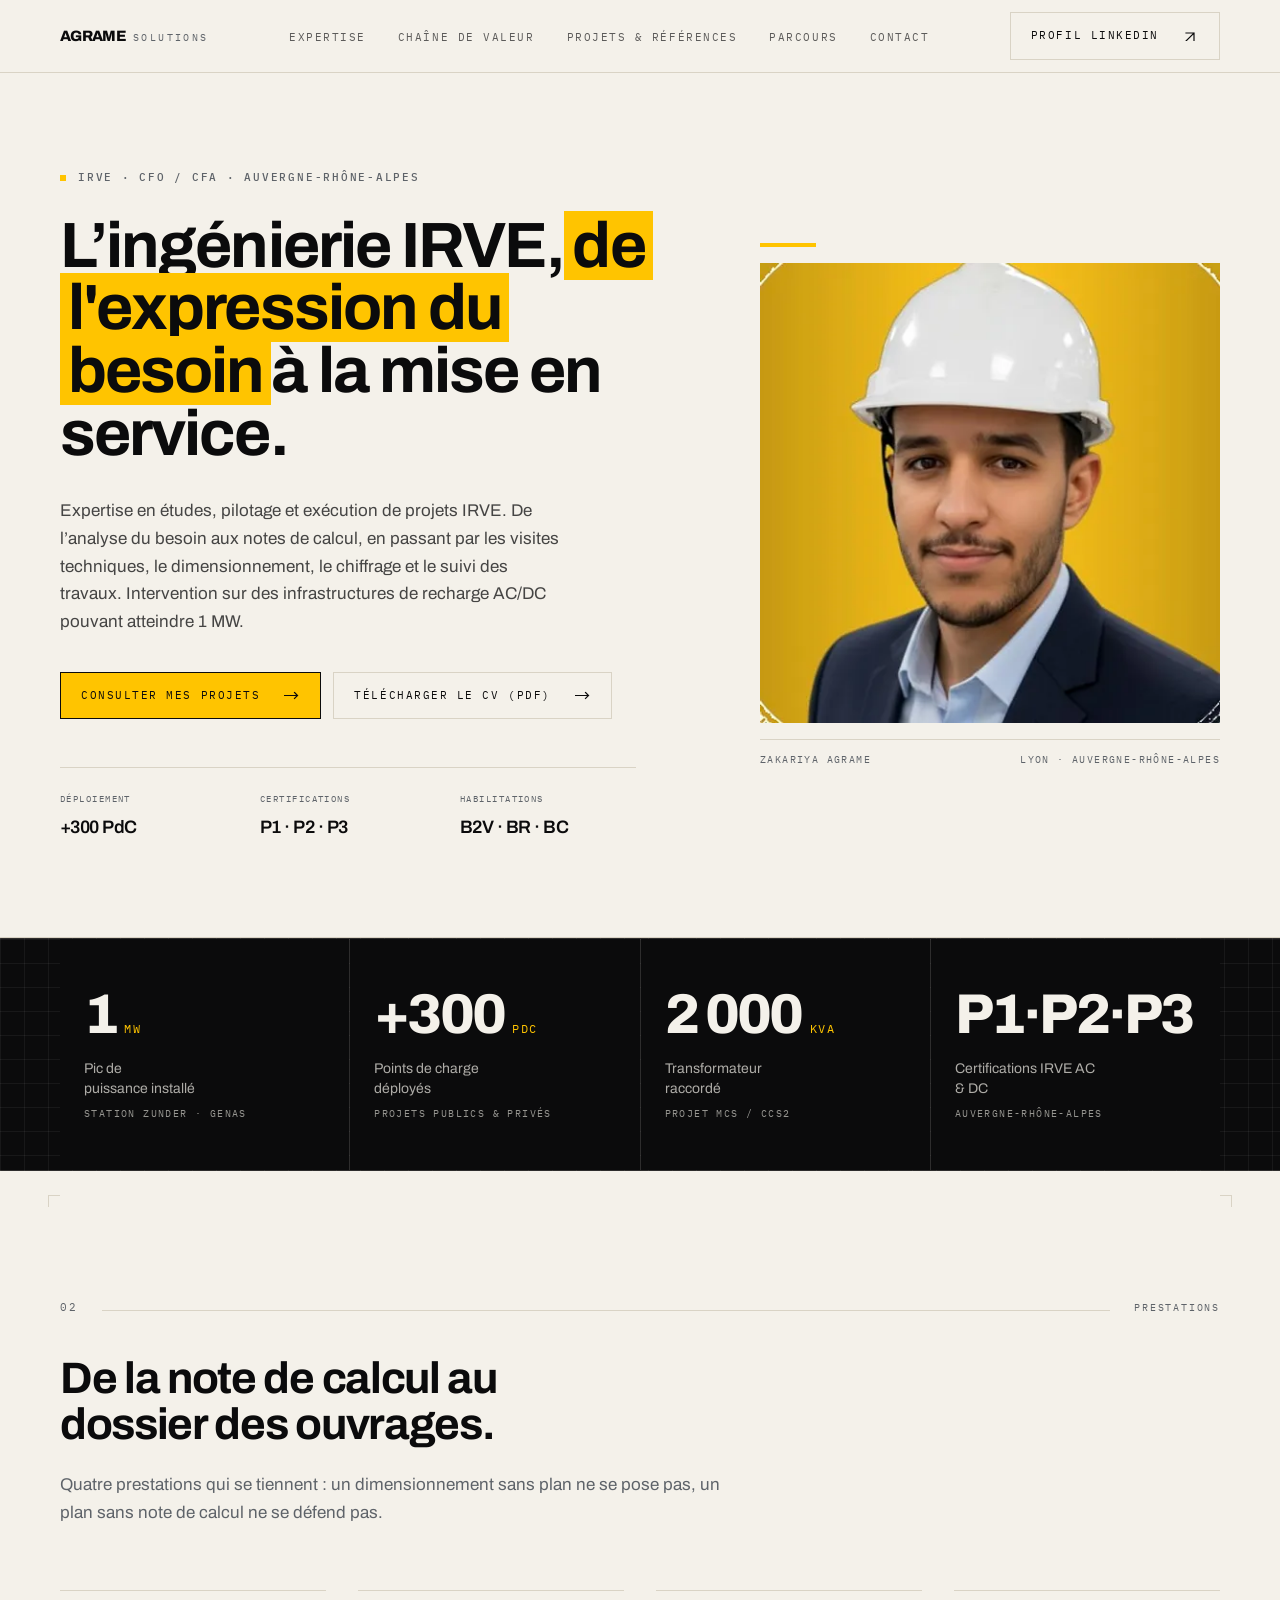
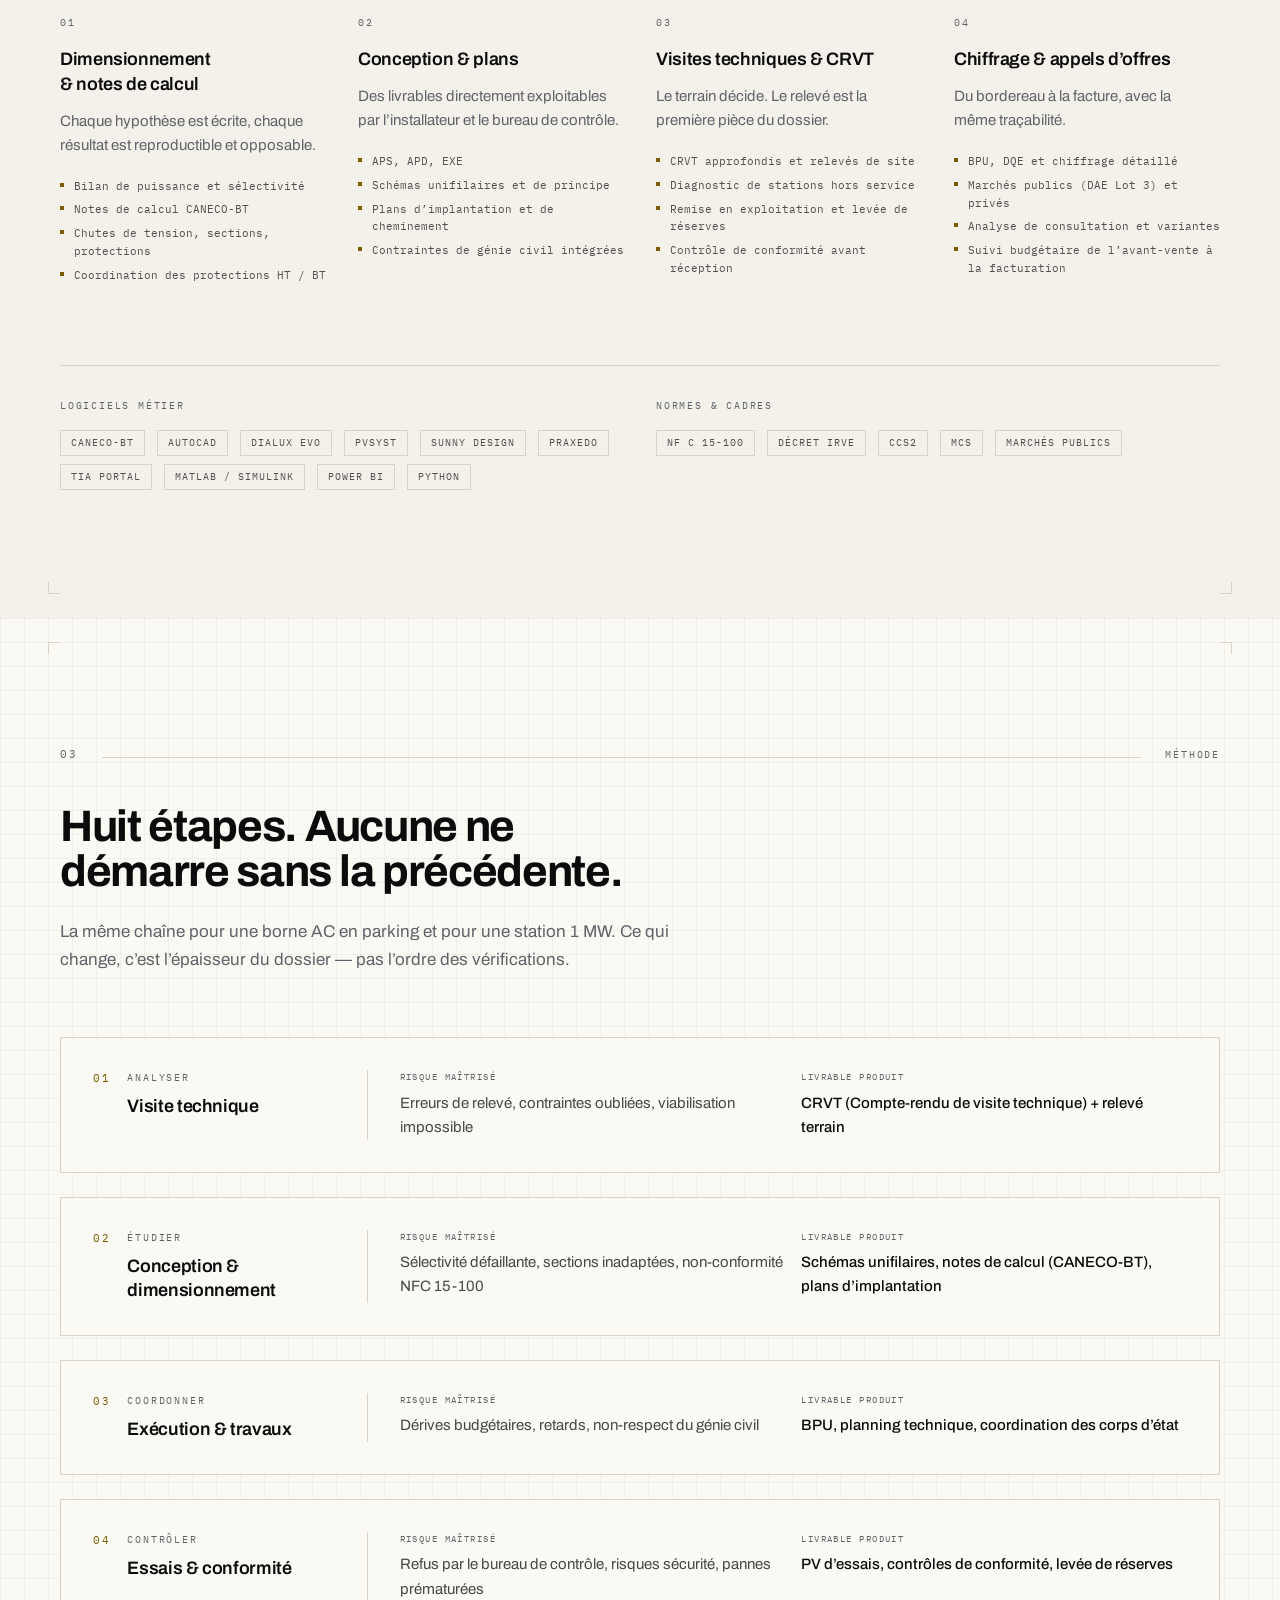
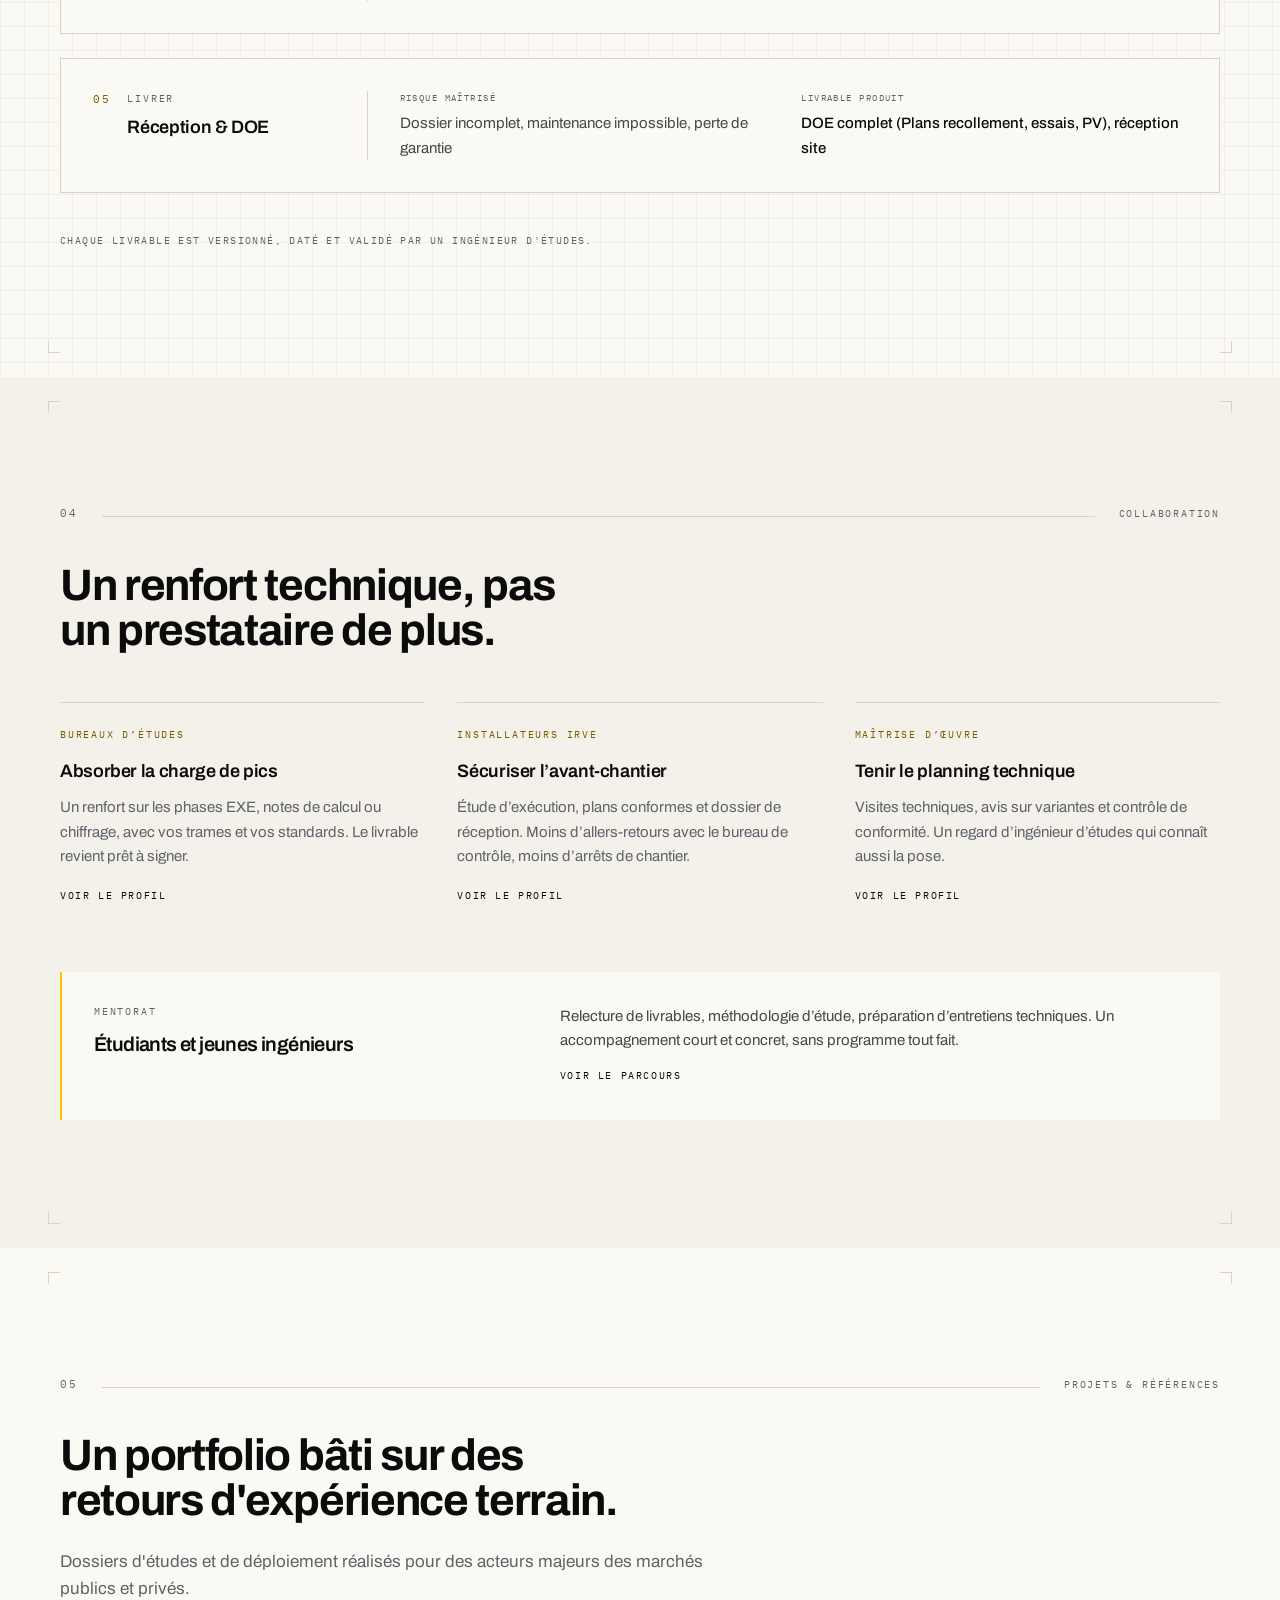
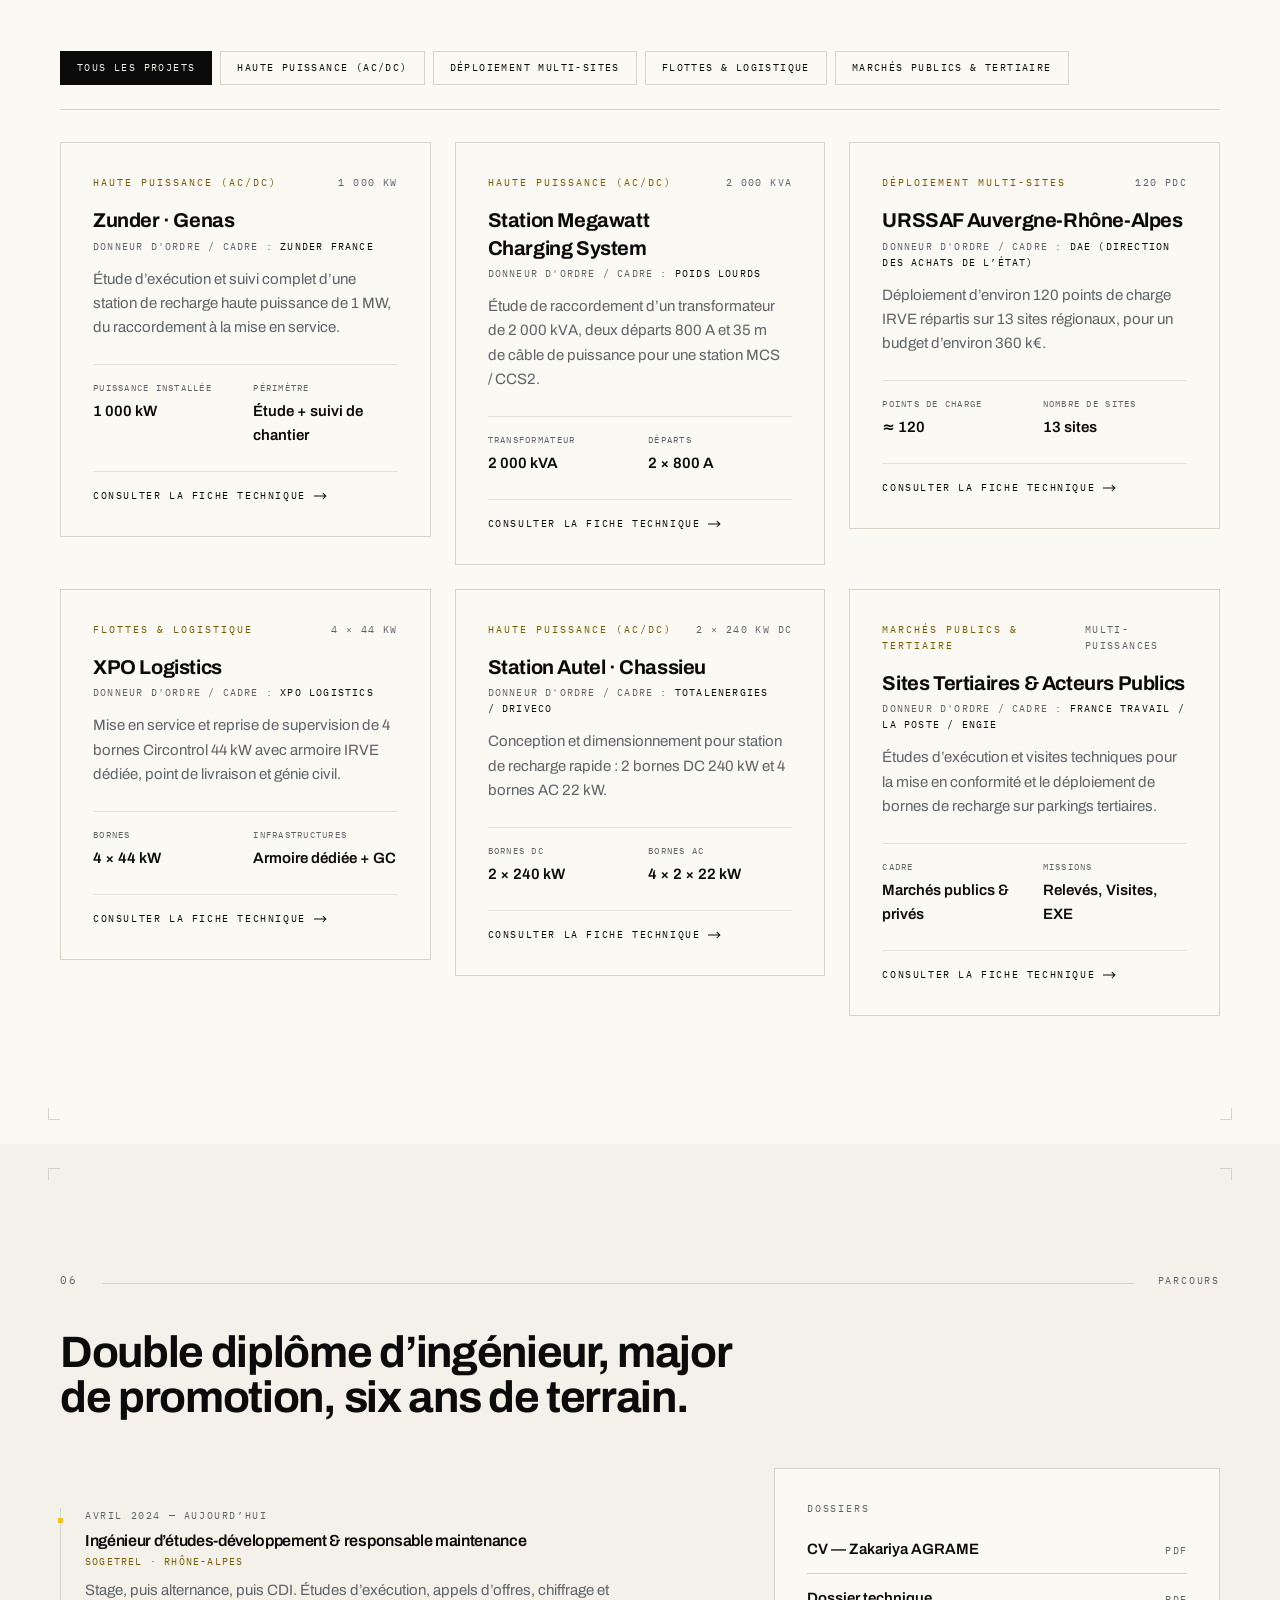
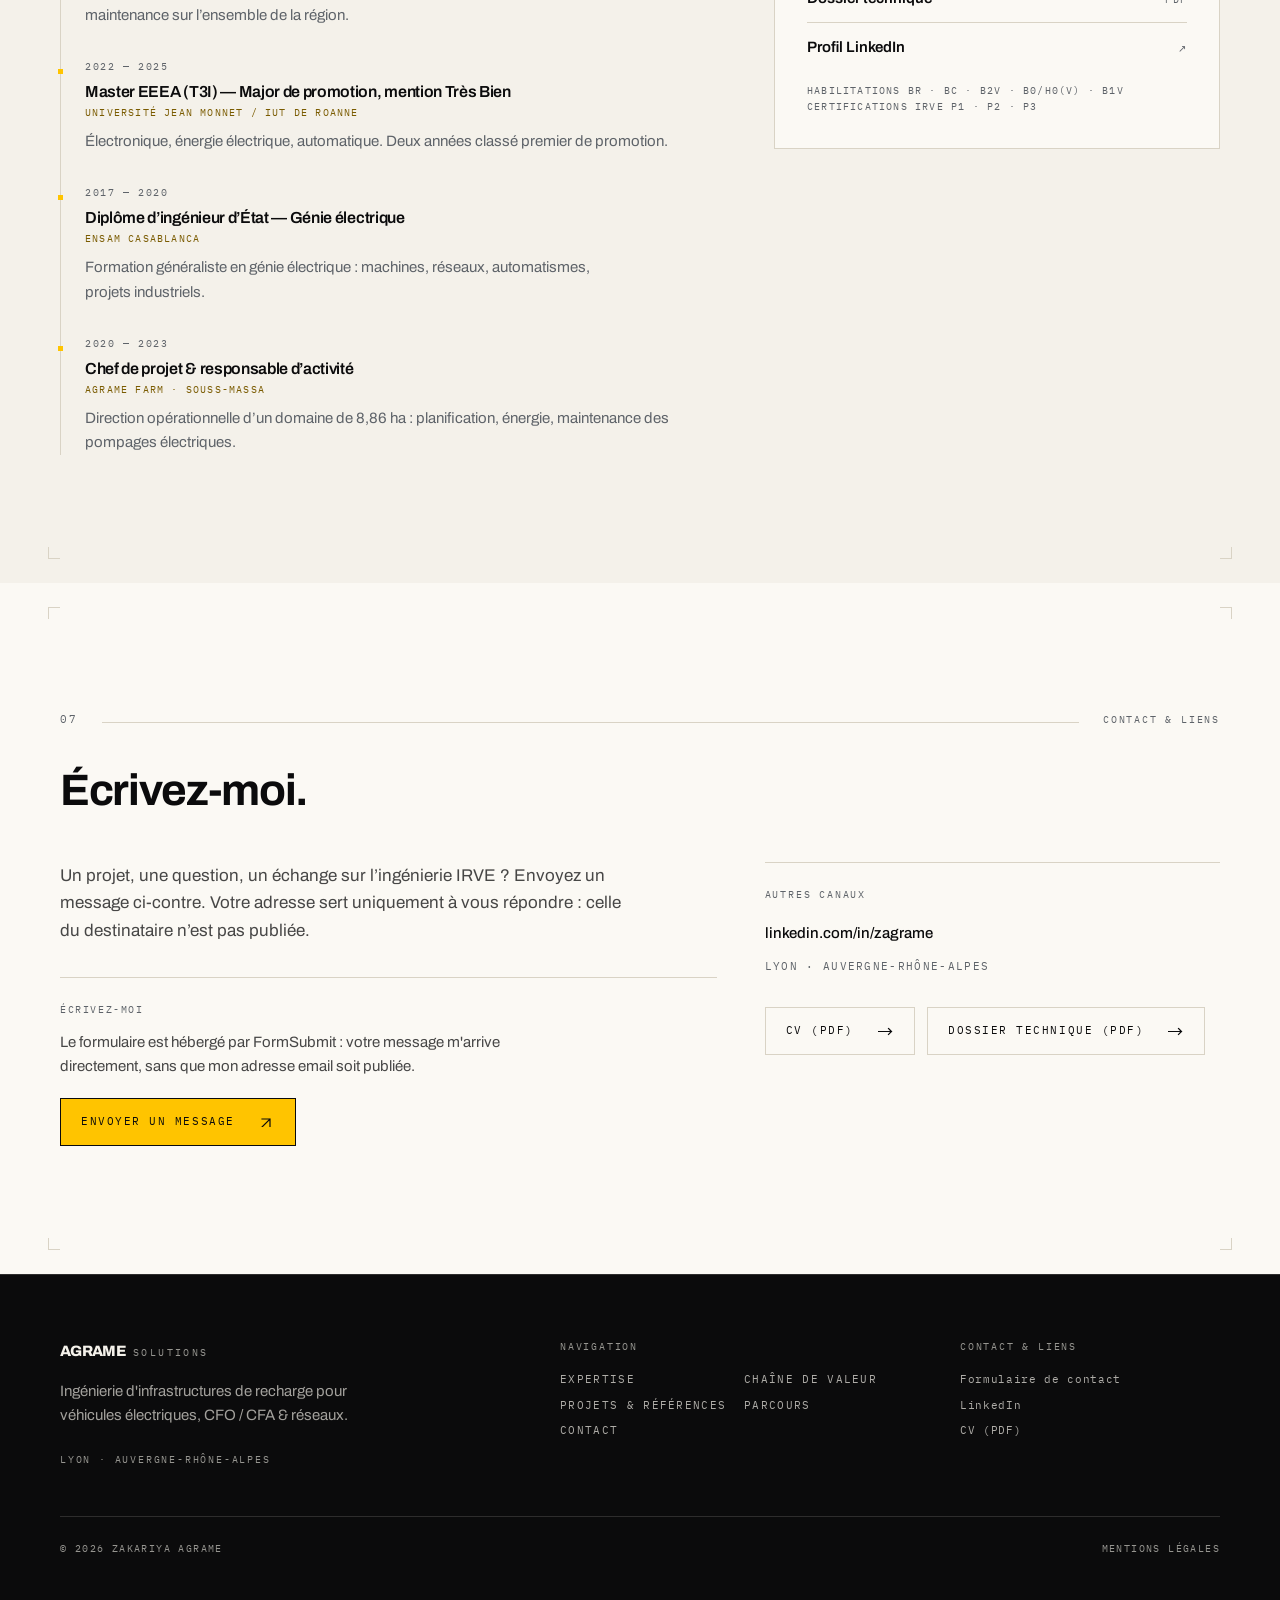
<file: index.html>
<!DOCTYPE html><html lang="fr"><head><meta charset="utf-8"><meta name="viewport" content="width=device-width, initial-scale=1"><title>AGRAME Solutions — Ingénierie IRVE, études électriques &amp; CFO/CFA</title><meta name="description" content="Études d'exécution, notes de calcul, visites techniques et chiffrage d'infrastructures de recharge AC/DC jusqu'à 1 MW. Basé en Auvergne-Rhône-Alpes."><link rel="canonical" href="https://agrame-solutions.github.io/"><meta name="theme-color" content="#0B0B0C"><meta name="author" content="Zakariya AGRAME"><link rel="icon" href="/favicon.svg" type="image/svg+xml"><meta property="og:type" content="website"><meta property="og:locale" content="fr_FR"><meta property="og:site_name" content="AGRAME Solutions"><meta property="og:title" content="AGRAME Solutions — Ingénierie IRVE, études électriques &amp; CFO/CFA"><meta property="og:description" content="Études d'exécution, notes de calcul, visites techniques et chiffrage d'infrastructures de recharge AC/DC jusqu'à 1 MW. Basé en Auvergne-Rhône-Alpes."><meta property="og:url" content="https://agrame-solutions.github.io/"><meta property="og:image" content="https://agrame-solutions.github.io/og-image.png"><meta property="og:image:width" content="1200"><meta property="og:image:height" content="630"><meta property="og:image:alt" content="AGRAME Solutions — Ingénieur d'études &amp; expert IRVE — CFO / CFA"><meta name="twitter:card" content="summary_large_image"><meta name="twitter:title" content="AGRAME Solutions — Ingénierie IRVE, études électriques &amp; CFO/CFA"><meta name="twitter:description" content="Études d'exécution, notes de calcul, visites techniques et chiffrage d'infrastructures de recharge AC/DC jusqu'à 1 MW. Basé en Auvergne-Rhône-Alpes."><meta name="twitter:image" content="https://agrame-solutions.github.io/og-image.png"><script type="application/ld+json">{"@context":"https://schema.org","@graph":[{"@type":"Person","@id":"https://agrame-solutions.github.io#person","name":"Zakariya AGRAME","jobTitle":"Ingénieur d'études & expert IRVE — CFO / CFA","url":"https://agrame-solutions.github.io/","sameAs":["https://www.linkedin.com/in/zagrame"],"address":{"@type":"PostalAddress","addressLocality":"Lyon","addressRegion":"Auvergne-Rhône-Alpes","addressCountry":"FR"},"knowsAbout":["Infrastructures de recharge pour véhicules électriques","IRVE","Courants forts","Courants faibles","NF C 15-100","Postes HT/BT","Appels d’offres"],"alumniOf":[{"@type":"CollegeOrUniversity","name":"Université Jean Monnet — IUT de Roanne"},{"@type":"CollegeOrUniversity","name":"ENSAM Casablanca"}]},{"@type":"ProfessionalService","@id":"https://agrame-solutions.github.io#service","name":"AGRAME Solutions","description":"Études d'exécution, notes de calcul, visites techniques et chiffrage d'infrastructures de recharge AC/DC jusqu'à 1 MW. Basé en Auvergne-Rhône-Alpes.","url":"https://agrame-solutions.github.io/","areaServed":{"@type":"AdministrativeArea","name":"Auvergne-Rhône-Alpes"},"founder":{"@id":"https://agrame-solutions.github.io#person"},"knowsLanguage":["fr","en"]}]}</script><script>document.documentElement.classList.add('js');</script><link rel="stylesheet" href="/_astro/Footer.m2gCH-0L.css"></head><body><a class="skip-link" href="#contenu">Aller au contenu</a><header class="sticky top-0 z-50 border-b border-line bg-paper"><div class="container-page flex h-[72px] items-center justify-between gap-6"><a href="/" class="flex items-baseline gap-2" aria-label="AGRAME Solutions — accueil"><span class="text-[15px] font-extrabold tracking-[-0.045em]">AGRAME</span><span class="font-mono text-[10px] uppercase tracking-[0.24em] text-steel">Solutions</span></a><nav aria-label="Navigation principale" class="hidden lg:block"><ul class="flex items-center gap-8"><li><a href="#expertise" class="link-underline font-mono text-[11px] uppercase tracking-[0.14em] text-ink/65 transition-colors hover:text-ink">Expertise</a></li><li><a href="#chaine-de-valeur" class="link-underline font-mono text-[11px] uppercase tracking-[0.14em] text-ink/65 transition-colors hover:text-ink">Chaîne de valeur</a></li><li><a href="#realisations" class="link-underline font-mono text-[11px] uppercase tracking-[0.14em] text-ink/65 transition-colors hover:text-ink">Projets &amp; Références</a></li><li><a href="#parcours" class="link-underline font-mono text-[11px] uppercase tracking-[0.14em] text-ink/65 transition-colors hover:text-ink">Parcours</a></li><li><a href="#contact" class="link-underline font-mono text-[11px] uppercase tracking-[0.14em] text-ink/65 transition-colors hover:text-ink">Contact</a></li></ul></nav><div class="hidden lg:block"><a href="https://www.linkedin.com/in/zagrame" target="_blank" rel="noopener noreferrer" class="group inline-flex items-center justify-between gap-6 border px-5 py-3.5 font-mono text-[11px] uppercase tracking-[0.14em] transition-colors duration-200 border-line text-ink hover:border-ink hover:bg-ink hover:text-paper"><span>Profil LinkedIn</span><svg width="16" height="9" viewBox="0 0 16 9" fill="none" aria-hidden="true" class="shrink-0"><path d="M3 1h8v8M11 1L2 10" stroke="currentColor" stroke-width="1.2" stroke-linecap="square"></path></svg></a></div><button type="button" id="nav-toggle" class="flex h-11 w-11 flex-col items-center justify-center gap-[5px] border border-line lg:hidden" aria-expanded="false" aria-controls="nav-panel" aria-label="Ouvrir le menu"><span class="block h-px w-5 bg-ink"></span><span class="block h-px w-5 bg-ink"></span><span class="block h-px w-5 bg-ink"></span></button></div><div id="nav-panel" hidden class="border-t border-line bg-paper lg:hidden"><nav aria-label="Navigation mobile" class="container-page py-6"><ul class="flex flex-col"><li class="border-b border-line/70"><a href="#expertise" data-nav-link class="flex items-baseline gap-4 py-4 text-[1.375rem] font-semibold tracking-[-0.02em]"><span class="font-mono text-[10px] tracking-[0.18em] text-steel">01</span>Expertise</a></li><li class="border-b border-line/70"><a href="#chaine-de-valeur" data-nav-link class="flex items-baseline gap-4 py-4 text-[1.375rem] font-semibold tracking-[-0.02em]"><span class="font-mono text-[10px] tracking-[0.18em] text-steel">02</span>Chaîne de valeur</a></li><li class="border-b border-line/70"><a href="#realisations" data-nav-link class="flex items-baseline gap-4 py-4 text-[1.375rem] font-semibold tracking-[-0.02em]"><span class="font-mono text-[10px] tracking-[0.18em] text-steel">03</span>Projets &amp; Références</a></li><li class="border-b border-line/70"><a href="#parcours" data-nav-link class="flex items-baseline gap-4 py-4 text-[1.375rem] font-semibold tracking-[-0.02em]"><span class="font-mono text-[10px] tracking-[0.18em] text-steel">04</span>Parcours</a></li><li class="border-b border-line/70"><a href="#contact" data-nav-link class="flex items-baseline gap-4 py-4 text-[1.375rem] font-semibold tracking-[-0.02em]"><span class="font-mono text-[10px] tracking-[0.18em] text-steel">05</span>Contact</a></li></ul><div class="mt-6"><a href="https://www.linkedin.com/in/zagrame" target="_blank" rel="noopener noreferrer" class="group inline-flex items-center justify-between gap-6 border px-5 py-3.5 font-mono text-[11px] uppercase tracking-[0.14em] transition-colors duration-200 border-line text-ink hover:border-ink hover:bg-ink hover:text-paper w-full"><span>Profil LinkedIn</span><svg width="16" height="9" viewBox="0 0 16 9" fill="none" aria-hidden="true" class="shrink-0"><path d="M3 1h8v8M11 1L2 10" stroke="currentColor" stroke-width="1.2" stroke-linecap="square"></path></svg></a></div></nav></div></header><script type="module">var e=document.getElementById(`nav-toggle`),t=document.getElementById(`nav-panel`);if(e&&t){let n=n=>{e.setAttribute(`aria-expanded`,String(n)),e.setAttribute(`aria-label`,n?`Fermer le menu`:`Ouvrir le menu`),t.hidden=!n};e.addEventListener(`click`,()=>n(e.getAttribute(`aria-expanded`)!==`true`)),t.querySelectorAll(`[data-nav-link]`).forEach(e=>{e.addEventListener(`click`,()=>n(!1))}),document.addEventListener(`keydown`,e=>{e.key===`Escape`&&n(!1)})}</script><main id="contenu"><!-- 00 — HERO --><section class="border-b border-line" aria-labelledby="hero-title"><div class="container-page grid items-center gap-14 py-14 md:py-20 lg:grid-cols-12 lg:gap-10 lg:py-24"><div class="lg:col-span-7"><p class="eyebrow flex items-center gap-3"><span aria-hidden="true" class="inline-block h-1.5 w-1.5 bg-yellow"></span>IRVE · CFO / CFA · Auvergne-Rhône-Alpes</p><h1 id="hero-title" class="mt-7 text-[clamp(2.25rem,5.5vw,4rem)] leading-[0.98]">L’ingénierie IRVE,<span class="bg-yellow px-2 box-decoration-clone text-ink">de l'expression du besoin</span>à la mise en service.</h1><p class="mt-8 max-w-[50ch] text-[1.0625rem] leading-relaxed text-ink/75">Expertise en études, pilotage et exécution de projets IRVE. De l’analyse du besoin aux notes de calcul, en passant par les visites techniques, le dimensionnement, le chiffrage et le suivi des travaux. Intervention sur des infrastructures de recharge AC/DC pouvant atteindre 1 MW.</p><div class="mt-9 flex flex-wrap gap-3"><a href="#realisations" class="group inline-flex items-center justify-between gap-6 border px-5 py-3.5 font-mono text-[11px] uppercase tracking-[0.14em] transition-colors duration-200 border-ink bg-yellow text-ink hover:bg-ink hover:text-paper"><span>Consulter mes projets</span><svg width="16" height="9" viewBox="0 0 16 9" fill="none" aria-hidden="true" class="shrink-0"><path d="M0 4.5h13.5M10.5 1.5l3 3-3 3" stroke="currentColor" stroke-width="1.2" stroke-linecap="square"></path></svg></a><a href="/cv-zakariya-agrame.pdf" class="group inline-flex items-center justify-between gap-6 border px-5 py-3.5 font-mono text-[11px] uppercase tracking-[0.14em] transition-colors duration-200 border-line text-ink hover:border-ink hover:bg-ink hover:text-paper"><span>Télécharger le CV (PDF)</span><svg width="16" height="9" viewBox="0 0 16 9" fill="none" aria-hidden="true" class="shrink-0"><path d="M0 4.5h13.5M10.5 1.5l3 3-3 3" stroke="currentColor" stroke-width="1.2" stroke-linecap="square"></path></svg></a></div><dl class="mt-12 grid max-w-xl grid-cols-3 gap-6 border-t border-line pt-6"><div><dt class="font-mono text-[9px] uppercase tracking-[0.16em] text-steel">Déploiement</dt><dd class="mt-1.5 text-[1.125rem] font-semibold tracking-[-0.03em]">+300 PdC</dd></div><div><dt class="font-mono text-[9px] uppercase tracking-[0.16em] text-steel">Certifications</dt><dd class="mt-1.5 text-[1.125rem] font-semibold tracking-[-0.03em]">P1 · P2 · P3</dd></div><div><dt class="font-mono text-[9px] uppercase tracking-[0.16em] text-steel">Habilitations</dt><dd class="mt-1.5 text-[1.125rem] font-semibold tracking-[-0.03em]">B2V · BR · BC</dd></div></dl></div><div class="lg:col-span-5"><figure><span aria-hidden="true" class="mb-4 block h-1 w-14 bg-yellow"></span><img src="/_astro/portrait-modern.DjP-I0od_ZH0Gus.webp" srcset="/_astro/portrait-modern.DjP-I0od_QaVb3.webp 320w, /_astro/portrait-modern.DjP-I0od_gYF6e.webp 480w, /_astro/portrait-modern.DjP-I0od_Zd0vc7.webp 640w, /_astro/portrait-modern.DjP-I0od_ZH0Gus.webp 800w" alt="Zakariya AGRAME, ingénieur d’études IRVE, casque de chantier" sizes="(min-width: 1024px) 460px, (min-width: 640px) 80vw, 92vw" loading="eager" fetchpriority="high" decoding="async" width="800" height="800" class="h-auto w-full"><figcaption class="mt-4 flex items-baseline justify-between gap-4 border-t border-line pt-3 font-mono text-[10px] uppercase tracking-[0.14em] text-steel"><span>Zakariya AGRAME</span><span>Lyon · Auvergne-Rhône-Alpes</span></figcaption></figure></div></div></section><!-- 01 — PREUVES --><section aria-label="Chiffres clés" class="tech-grid border-y border-paper/15 bg-ink text-paper"><div class="container-page"><dl class="grid grid-cols-1 gap-px bg-paper/15 sm:grid-cols-2 lg:grid-cols-4"><div class="bg-ink px-2 py-9 md:px-6 md:py-12" data-reveal><dt class="sr-only">Pic de puissance installé</dt><dd><p class="flex items-baseline gap-2"><span class="text-[clamp(2.25rem,5.2vw,3.5rem)] font-extrabold leading-none tracking-[-0.05em]">1</span><span class="font-mono text-[0.75rem] uppercase tracking-[0.14em] text-yellow">MW</span></p><p class="mt-4 max-w-[18ch] text-[0.875rem] leading-snug text-paper/70">Pic de puissance installé</p><p class="mt-2 font-mono text-[10px] uppercase tracking-[0.14em] text-paper/60">Station Zunder · Genas</p></dd><span class="sr-only">1 sur 4</span></div><div class="bg-ink px-2 py-9 md:px-6 md:py-12" data-reveal><dt class="sr-only">Points de charge déployés</dt><dd><p class="flex items-baseline gap-2"><span class="text-[clamp(2.25rem,5.2vw,3.5rem)] font-extrabold leading-none tracking-[-0.05em]">+300</span><span class="font-mono text-[0.75rem] uppercase tracking-[0.14em] text-yellow">PdC</span></p><p class="mt-4 max-w-[18ch] text-[0.875rem] leading-snug text-paper/70">Points de charge déployés</p><p class="mt-2 font-mono text-[10px] uppercase tracking-[0.14em] text-paper/60">Projets publics &amp; privés</p></dd><span class="sr-only">2 sur 4</span></div><div class="bg-ink px-2 py-9 md:px-6 md:py-12" data-reveal><dt class="sr-only">Transformateur raccordé</dt><dd><p class="flex items-baseline gap-2"><span class="text-[clamp(2.25rem,5.2vw,3.5rem)] font-extrabold leading-none tracking-[-0.05em]">2 000</span><span class="font-mono text-[0.75rem] uppercase tracking-[0.14em] text-yellow">kVA</span></p><p class="mt-4 max-w-[18ch] text-[0.875rem] leading-snug text-paper/70">Transformateur raccordé</p><p class="mt-2 font-mono text-[10px] uppercase tracking-[0.14em] text-paper/60">Projet MCS / CCS2</p></dd><span class="sr-only">3 sur 4</span></div><div class="bg-ink px-2 py-9 md:px-6 md:py-12" data-reveal><dt class="sr-only">Certifications IRVE AC &amp; DC</dt><dd><p class="flex items-baseline gap-2"><span class="text-[clamp(2.25rem,5.2vw,3.5rem)] font-extrabold leading-none tracking-[-0.05em]">P1·P2·P3</span></p><p class="mt-4 max-w-[18ch] text-[0.875rem] leading-snug text-paper/70">Certifications IRVE AC &amp; DC</p><p class="mt-2 font-mono text-[10px] uppercase tracking-[0.14em] text-paper/60">Auvergne-Rhône-Alpes</p></dd><span class="sr-only">4 sur 4</span></div></dl></div></section><!-- 02 — EXPERTISE --><section id="expertise" aria-labelledby="expertise-title" class="relative bg-paper text-ink"><div class="container-page relative py-20 md:py-28 lg:py-32"><span aria-hidden="true" class="absolute left-4 top-6 h-3 w-3 border-l border-t md:left-7 border-line"></span><span aria-hidden="true" class="absolute right-4 top-6 h-3 w-3 border-r border-t md:right-7 border-line"></span><span aria-hidden="true" class="absolute bottom-6 left-4 h-3 w-3 border-b border-l md:left-7 border-line"></span><span aria-hidden="true" class="absolute bottom-6 right-4 h-3 w-3 border-b border-r md:right-7 border-line"></span><div class="flex items-baseline gap-4 md:gap-6"><span class="font-mono text-[11px] tracking-[0.2em] text-steel">02</span><span class="h-px flex-1 bg-line"></span><span class="font-mono text-[10px] uppercase tracking-[0.18em] text-steel">Prestations</span></div><h2 id="expertise-title" class="mt-8 max-w-3xl text-[clamp(1.75rem,3.6vw,2.75rem)] md:mt-10">De la note de calcul au dossier des ouvrages.</h2><p class="mt-6 max-w-2xl text-[1.0625rem] leading-relaxed text-steel">Quatre prestations qui se tiennent : un dimensionnement sans plan ne se pose pas, un plan sans note de calcul ne se défend pas.</p><div class="mt-12 grid gap-x-8 gap-y-10 sm:grid-cols-2 lg:grid-cols-4 md:mt-16"><article class="group relative border-t border-line pt-6" data-reveal><span aria-hidden="true" class="absolute left-0 top-0 h-px w-0 bg-yellow transition-[width] duration-300 ease-out group-hover:w-full group-focus-within:w-full"></span><p class="font-mono text-[10px] tracking-[0.2em] text-steel">01</p><h3 class="mt-4 text-[1.125rem] font-semibold leading-snug tracking-[-0.02em]">Dimensionnement &amp; notes de calcul</h3><p class="mt-3 text-[0.9375rem] leading-relaxed text-steel">Chaque hypothèse est écrite, chaque résultat est reproductible et opposable.</p><ul class="mt-5 space-y-1.5"><li class="flex gap-2.5 font-mono text-[11px] leading-relaxed text-ink/70"><span aria-hidden="true" class="mt-[0.45em] block h-1 w-1 shrink-0 bg-yellow-ink"></span>Bilan de puissance et sélectivité</li><li class="flex gap-2.5 font-mono text-[11px] leading-relaxed text-ink/70"><span aria-hidden="true" class="mt-[0.45em] block h-1 w-1 shrink-0 bg-yellow-ink"></span>Notes de calcul CANECO-BT</li><li class="flex gap-2.5 font-mono text-[11px] leading-relaxed text-ink/70"><span aria-hidden="true" class="mt-[0.45em] block h-1 w-1 shrink-0 bg-yellow-ink"></span>Chutes de tension, sections, protections</li><li class="flex gap-2.5 font-mono text-[11px] leading-relaxed text-ink/70"><span aria-hidden="true" class="mt-[0.45em] block h-1 w-1 shrink-0 bg-yellow-ink"></span>Coordination des protections HT / BT</li></ul></article><article class="group relative border-t border-line pt-6" data-reveal><span aria-hidden="true" class="absolute left-0 top-0 h-px w-0 bg-yellow transition-[width] duration-300 ease-out group-hover:w-full group-focus-within:w-full"></span><p class="font-mono text-[10px] tracking-[0.2em] text-steel">02</p><h3 class="mt-4 text-[1.125rem] font-semibold leading-snug tracking-[-0.02em]">Conception &amp; plans</h3><p class="mt-3 text-[0.9375rem] leading-relaxed text-steel">Des livrables directement exploitables par l’installateur et le bureau de contrôle.</p><ul class="mt-5 space-y-1.5"><li class="flex gap-2.5 font-mono text-[11px] leading-relaxed text-ink/70"><span aria-hidden="true" class="mt-[0.45em] block h-1 w-1 shrink-0 bg-yellow-ink"></span>APS, APD, EXE</li><li class="flex gap-2.5 font-mono text-[11px] leading-relaxed text-ink/70"><span aria-hidden="true" class="mt-[0.45em] block h-1 w-1 shrink-0 bg-yellow-ink"></span>Schémas unifilaires et de principe</li><li class="flex gap-2.5 font-mono text-[11px] leading-relaxed text-ink/70"><span aria-hidden="true" class="mt-[0.45em] block h-1 w-1 shrink-0 bg-yellow-ink"></span>Plans d’implantation et de cheminement</li><li class="flex gap-2.5 font-mono text-[11px] leading-relaxed text-ink/70"><span aria-hidden="true" class="mt-[0.45em] block h-1 w-1 shrink-0 bg-yellow-ink"></span>Contraintes de génie civil intégrées</li></ul></article><article class="group relative border-t border-line pt-6" data-reveal><span aria-hidden="true" class="absolute left-0 top-0 h-px w-0 bg-yellow transition-[width] duration-300 ease-out group-hover:w-full group-focus-within:w-full"></span><p class="font-mono text-[10px] tracking-[0.2em] text-steel">03</p><h3 class="mt-4 text-[1.125rem] font-semibold leading-snug tracking-[-0.02em]">Visites techniques &amp; CRVT</h3><p class="mt-3 text-[0.9375rem] leading-relaxed text-steel">Le terrain décide. Le relevé est la première pièce du dossier.</p><ul class="mt-5 space-y-1.5"><li class="flex gap-2.5 font-mono text-[11px] leading-relaxed text-ink/70"><span aria-hidden="true" class="mt-[0.45em] block h-1 w-1 shrink-0 bg-yellow-ink"></span>CRVT approfondis et relevés de site</li><li class="flex gap-2.5 font-mono text-[11px] leading-relaxed text-ink/70"><span aria-hidden="true" class="mt-[0.45em] block h-1 w-1 shrink-0 bg-yellow-ink"></span>Diagnostic de stations hors service</li><li class="flex gap-2.5 font-mono text-[11px] leading-relaxed text-ink/70"><span aria-hidden="true" class="mt-[0.45em] block h-1 w-1 shrink-0 bg-yellow-ink"></span>Remise en exploitation et levée de réserves</li><li class="flex gap-2.5 font-mono text-[11px] leading-relaxed text-ink/70"><span aria-hidden="true" class="mt-[0.45em] block h-1 w-1 shrink-0 bg-yellow-ink"></span>Contrôle de conformité avant réception</li></ul></article><article class="group relative border-t border-line pt-6" data-reveal><span aria-hidden="true" class="absolute left-0 top-0 h-px w-0 bg-yellow transition-[width] duration-300 ease-out group-hover:w-full group-focus-within:w-full"></span><p class="font-mono text-[10px] tracking-[0.2em] text-steel">04</p><h3 class="mt-4 text-[1.125rem] font-semibold leading-snug tracking-[-0.02em]">Chiffrage &amp; appels d’offres</h3><p class="mt-3 text-[0.9375rem] leading-relaxed text-steel">Du bordereau à la facture, avec la même traçabilité.</p><ul class="mt-5 space-y-1.5"><li class="flex gap-2.5 font-mono text-[11px] leading-relaxed text-ink/70"><span aria-hidden="true" class="mt-[0.45em] block h-1 w-1 shrink-0 bg-yellow-ink"></span>BPU, DQE et chiffrage détaillé</li><li class="flex gap-2.5 font-mono text-[11px] leading-relaxed text-ink/70"><span aria-hidden="true" class="mt-[0.45em] block h-1 w-1 shrink-0 bg-yellow-ink"></span>Marchés publics (DAE Lot 3) et privés</li><li class="flex gap-2.5 font-mono text-[11px] leading-relaxed text-ink/70"><span aria-hidden="true" class="mt-[0.45em] block h-1 w-1 shrink-0 bg-yellow-ink"></span>Analyse de consultation et variantes</li><li class="flex gap-2.5 font-mono text-[11px] leading-relaxed text-ink/70"><span aria-hidden="true" class="mt-[0.45em] block h-1 w-1 shrink-0 bg-yellow-ink"></span>Suivi budgétaire de l’avant-vente à la facturation</li></ul></article></div><div class="mt-14 grid gap-8 border-t border-line pt-8 md:grid-cols-2 md:mt-20"><div><p class="font-mono text-[10px] uppercase tracking-[0.18em] text-steel">Logiciels métier</p><ul class="mt-4 flex flex-wrap gap-x-3 gap-y-2"><li class="border border-line px-2.5 py-1 font-mono text-[10px] uppercase tracking-[0.1em] text-ink/70">CANECO-BT</li><li class="border border-line px-2.5 py-1 font-mono text-[10px] uppercase tracking-[0.1em] text-ink/70">AutoCAD</li><li class="border border-line px-2.5 py-1 font-mono text-[10px] uppercase tracking-[0.1em] text-ink/70">Dialux EVO</li><li class="border border-line px-2.5 py-1 font-mono text-[10px] uppercase tracking-[0.1em] text-ink/70">PVSyst</li><li class="border border-line px-2.5 py-1 font-mono text-[10px] uppercase tracking-[0.1em] text-ink/70">Sunny Design</li><li class="border border-line px-2.5 py-1 font-mono text-[10px] uppercase tracking-[0.1em] text-ink/70">Praxedo</li><li class="border border-line px-2.5 py-1 font-mono text-[10px] uppercase tracking-[0.1em] text-ink/70">TIA Portal</li><li class="border border-line px-2.5 py-1 font-mono text-[10px] uppercase tracking-[0.1em] text-ink/70">MATLAB / Simulink</li><li class="border border-line px-2.5 py-1 font-mono text-[10px] uppercase tracking-[0.1em] text-ink/70">Power BI</li><li class="border border-line px-2.5 py-1 font-mono text-[10px] uppercase tracking-[0.1em] text-ink/70">Python</li></ul></div><div><p class="font-mono text-[10px] uppercase tracking-[0.18em] text-steel">Normes & cadres</p><ul class="mt-4 flex flex-wrap gap-x-3 gap-y-2"><li class="border border-line px-2.5 py-1 font-mono text-[10px] uppercase tracking-[0.1em] text-ink/70">NF C 15-100</li><li class="border border-line px-2.5 py-1 font-mono text-[10px] uppercase tracking-[0.1em] text-ink/70">Décret IRVE</li><li class="border border-line px-2.5 py-1 font-mono text-[10px] uppercase tracking-[0.1em] text-ink/70">CCS2</li><li class="border border-line px-2.5 py-1 font-mono text-[10px] uppercase tracking-[0.1em] text-ink/70">MCS</li><li class="border border-line px-2.5 py-1 font-mono text-[10px] uppercase tracking-[0.1em] text-ink/70">Marchés publics</li></ul></div></div></div></section><!-- 03 — MÉTHODE --><section id="methode" aria-labelledby="methode-title" class="relative bg-surface text-ink tech-grid-light"><div class="container-page relative py-20 md:py-28 lg:py-32"><span aria-hidden="true" class="absolute left-4 top-6 h-3 w-3 border-l border-t md:left-7 border-line"></span><span aria-hidden="true" class="absolute right-4 top-6 h-3 w-3 border-r border-t md:right-7 border-line"></span><span aria-hidden="true" class="absolute bottom-6 left-4 h-3 w-3 border-b border-l md:left-7 border-line"></span><span aria-hidden="true" class="absolute bottom-6 right-4 h-3 w-3 border-b border-r md:right-7 border-line"></span><div class="flex items-baseline gap-4 md:gap-6"><span class="font-mono text-[11px] tracking-[0.2em] text-steel">03</span><span class="h-px flex-1 bg-line"></span><span class="font-mono text-[10px] uppercase tracking-[0.18em] text-steel">Méthode</span></div><h2 id="methode-title" class="mt-8 max-w-3xl text-[clamp(1.75rem,3.6vw,2.75rem)] md:mt-10">Huit étapes. Aucune ne démarre sans la précédente.</h2><p class="mt-6 max-w-2xl text-[1.0625rem] leading-relaxed text-steel">La même chaîne pour une borne AC en parking et pour une station 1 MW. Ce qui change, c’est l’épaisseur du dossier — pas l’ordre des vérifications.</p><div class="mt-16 grid gap-6" data-reveal><article class="group relative grid grid-cols-1 border border-line bg-surface p-6 transition-all duration-300 hover:border-yellow md:grid-cols-12 md:p-8"><div class="flex items-start gap-4 md:col-span-3"><span class="font-mono text-[11px] uppercase tracking-[0.2em] text-yellow-ink">01</span><div><p class="font-mono text-[10px] uppercase tracking-[0.18em] text-steel">Analyser</p><h3 class="mt-2 text-[1.125rem] font-semibold leading-snug tracking-[-0.02em]">Visite technique</h3></div></div><div class="mt-6 flex flex-col gap-4 border-l border-line pl-0 md:mt-0 md:col-span-9 md:pl-8"><dl class="grid gap-4 md:grid-cols-2"><div><dt class="font-mono text-[9px] uppercase tracking-[0.16em] text-steel">Risque maîtrisé</dt><dd class="mt-1.5 text-[0.9375rem] leading-relaxed text-ink/75">Erreurs de relevé, contraintes oubliées, viabilisation impossible</dd></div><div><dt class="font-mono text-[9px] uppercase tracking-[0.16em] text-steel">Livrable produit</dt><dd class="mt-1.5 text-[0.9375rem] font-medium leading-relaxed text-ink">CRVT (Compte-rendu de visite technique) + relevé terrain</dd></div></dl></div><div class="absolute inset-y-0 left-0 w-1 bg-yellow opacity-0 transition-opacity duration-300 group-hover:opacity-100"></div></article><article class="group relative grid grid-cols-1 border border-line bg-surface p-6 transition-all duration-300 hover:border-yellow md:grid-cols-12 md:p-8"><div class="flex items-start gap-4 md:col-span-3"><span class="font-mono text-[11px] uppercase tracking-[0.2em] text-yellow-ink">02</span><div><p class="font-mono text-[10px] uppercase tracking-[0.18em] text-steel">Étudier</p><h3 class="mt-2 text-[1.125rem] font-semibold leading-snug tracking-[-0.02em]">Conception &amp; dimensionnement</h3></div></div><div class="mt-6 flex flex-col gap-4 border-l border-line pl-0 md:mt-0 md:col-span-9 md:pl-8"><dl class="grid gap-4 md:grid-cols-2"><div><dt class="font-mono text-[9px] uppercase tracking-[0.16em] text-steel">Risque maîtrisé</dt><dd class="mt-1.5 text-[0.9375rem] leading-relaxed text-ink/75">Sélectivité défaillante, sections inadaptées, non-conformité NFC 15-100</dd></div><div><dt class="font-mono text-[9px] uppercase tracking-[0.16em] text-steel">Livrable produit</dt><dd class="mt-1.5 text-[0.9375rem] font-medium leading-relaxed text-ink">Schémas unifilaires, notes de calcul (CANECO-BT), plans d’implantation</dd></div></dl></div><div class="absolute inset-y-0 left-0 w-1 bg-yellow opacity-0 transition-opacity duration-300 group-hover:opacity-100"></div></article><article class="group relative grid grid-cols-1 border border-line bg-surface p-6 transition-all duration-300 hover:border-yellow md:grid-cols-12 md:p-8"><div class="flex items-start gap-4 md:col-span-3"><span class="font-mono text-[11px] uppercase tracking-[0.2em] text-yellow-ink">03</span><div><p class="font-mono text-[10px] uppercase tracking-[0.18em] text-steel">Coordonner</p><h3 class="mt-2 text-[1.125rem] font-semibold leading-snug tracking-[-0.02em]">Exécution &amp; travaux</h3></div></div><div class="mt-6 flex flex-col gap-4 border-l border-line pl-0 md:mt-0 md:col-span-9 md:pl-8"><dl class="grid gap-4 md:grid-cols-2"><div><dt class="font-mono text-[9px] uppercase tracking-[0.16em] text-steel">Risque maîtrisé</dt><dd class="mt-1.5 text-[0.9375rem] leading-relaxed text-ink/75">Dérives budgétaires, retards, non-respect du génie civil</dd></div><div><dt class="font-mono text-[9px] uppercase tracking-[0.16em] text-steel">Livrable produit</dt><dd class="mt-1.5 text-[0.9375rem] font-medium leading-relaxed text-ink">BPU, planning technique, coordination des corps d’état</dd></div></dl></div><div class="absolute inset-y-0 left-0 w-1 bg-yellow opacity-0 transition-opacity duration-300 group-hover:opacity-100"></div></article><article class="group relative grid grid-cols-1 border border-line bg-surface p-6 transition-all duration-300 hover:border-yellow md:grid-cols-12 md:p-8"><div class="flex items-start gap-4 md:col-span-3"><span class="font-mono text-[11px] uppercase tracking-[0.2em] text-yellow-ink">04</span><div><p class="font-mono text-[10px] uppercase tracking-[0.18em] text-steel">Contrôler</p><h3 class="mt-2 text-[1.125rem] font-semibold leading-snug tracking-[-0.02em]">Essais &amp; conformité</h3></div></div><div class="mt-6 flex flex-col gap-4 border-l border-line pl-0 md:mt-0 md:col-span-9 md:pl-8"><dl class="grid gap-4 md:grid-cols-2"><div><dt class="font-mono text-[9px] uppercase tracking-[0.16em] text-steel">Risque maîtrisé</dt><dd class="mt-1.5 text-[0.9375rem] leading-relaxed text-ink/75">Refus par le bureau de contrôle, risques sécurité, pannes prématurées</dd></div><div><dt class="font-mono text-[9px] uppercase tracking-[0.16em] text-steel">Livrable produit</dt><dd class="mt-1.5 text-[0.9375rem] font-medium leading-relaxed text-ink">PV d’essais, contrôles de conformité, levée de réserves</dd></div></dl></div><div class="absolute inset-y-0 left-0 w-1 bg-yellow opacity-0 transition-opacity duration-300 group-hover:opacity-100"></div></article><article class="group relative grid grid-cols-1 border border-line bg-surface p-6 transition-all duration-300 hover:border-yellow md:grid-cols-12 md:p-8"><div class="flex items-start gap-4 md:col-span-3"><span class="font-mono text-[11px] uppercase tracking-[0.2em] text-yellow-ink">05</span><div><p class="font-mono text-[10px] uppercase tracking-[0.18em] text-steel">Livrer</p><h3 class="mt-2 text-[1.125rem] font-semibold leading-snug tracking-[-0.02em]">Réception &amp; DOE</h3></div></div><div class="mt-6 flex flex-col gap-4 border-l border-line pl-0 md:mt-0 md:col-span-9 md:pl-8"><dl class="grid gap-4 md:grid-cols-2"><div><dt class="font-mono text-[9px] uppercase tracking-[0.16em] text-steel">Risque maîtrisé</dt><dd class="mt-1.5 text-[0.9375rem] leading-relaxed text-ink/75">Dossier incomplet, maintenance impossible, perte de garantie</dd></div><div><dt class="font-mono text-[9px] uppercase tracking-[0.16em] text-steel">Livrable produit</dt><dd class="mt-1.5 text-[0.9375rem] font-medium leading-relaxed text-ink">DOE complet (Plans recollement, essais, PV), réception site</dd></div></dl></div><div class="absolute inset-y-0 left-0 w-1 bg-yellow opacity-0 transition-opacity duration-300 group-hover:opacity-100"></div></article></div><p class="mt-10 max-w-2xl font-mono text-[10px] uppercase leading-relaxed tracking-[0.14em] text-steel">Chaque livrable est versionné, daté et validé par un ingénieur d'études.</p></div></section><!-- 04 — COLLABORATION --><section id="collaboration" aria-labelledby="collaboration-title" class="relative bg-paper text-ink"><div class="container-page relative py-20 md:py-28 lg:py-32"><span aria-hidden="true" class="absolute left-4 top-6 h-3 w-3 border-l border-t md:left-7 border-line"></span><span aria-hidden="true" class="absolute right-4 top-6 h-3 w-3 border-r border-t md:right-7 border-line"></span><span aria-hidden="true" class="absolute bottom-6 left-4 h-3 w-3 border-b border-l md:left-7 border-line"></span><span aria-hidden="true" class="absolute bottom-6 right-4 h-3 w-3 border-b border-r md:right-7 border-line"></span><div class="flex items-baseline gap-4 md:gap-6"><span class="font-mono text-[11px] tracking-[0.2em] text-steel">04</span><span class="h-px flex-1 bg-line"></span><span class="font-mono text-[10px] uppercase tracking-[0.18em] text-steel">Collaboration</span></div><h2 id="collaboration-title" class="mt-8 max-w-3xl text-[clamp(1.75rem,3.6vw,2.75rem)] md:mt-10">Un renfort technique, pas un prestataire de plus.</h2><div class="mt-12 grid gap-x-8 gap-y-10 md:grid-cols-3"><article class="border-t border-line pt-6" data-reveal><p class="font-mono text-[10px] uppercase tracking-[0.18em] text-yellow-ink">Bureaux d’études</p><h3 class="mt-4 text-[1.125rem] font-semibold leading-snug tracking-[-0.02em]">Absorber la charge de pics</h3><p class="mt-3 text-[0.9375rem] leading-relaxed text-steel">Un renfort sur les phases EXE, notes de calcul ou chiffrage, avec vos trames et vos standards. Le livrable revient prêt à signer.</p><a href="https://www.linkedin.com/in/zagrame" target="_blank" rel="noopener noreferrer" class="link-underline mt-5 inline-flex items-center gap-2 font-mono text-[10px] uppercase tracking-[0.16em] text-ink">Voir le profil</a></article><article class="border-t border-line pt-6" data-reveal><p class="font-mono text-[10px] uppercase tracking-[0.18em] text-yellow-ink">Installateurs IRVE</p><h3 class="mt-4 text-[1.125rem] font-semibold leading-snug tracking-[-0.02em]">Sécuriser l’avant-chantier</h3><p class="mt-3 text-[0.9375rem] leading-relaxed text-steel">Étude d’exécution, plans conformes et dossier de réception. Moins d’allers-retours avec le bureau de contrôle, moins d’arrêts de chantier.</p><a href="https://www.linkedin.com/in/zagrame" target="_blank" rel="noopener noreferrer" class="link-underline mt-5 inline-flex items-center gap-2 font-mono text-[10px] uppercase tracking-[0.16em] text-ink">Voir le profil</a></article><article class="border-t border-line pt-6" data-reveal><p class="font-mono text-[10px] uppercase tracking-[0.18em] text-yellow-ink">Maîtrise d’œuvre</p><h3 class="mt-4 text-[1.125rem] font-semibold leading-snug tracking-[-0.02em]">Tenir le planning technique</h3><p class="mt-3 text-[0.9375rem] leading-relaxed text-steel">Visites techniques, avis sur variantes et contrôle de conformité. Un regard d’ingénieur d’études qui connaît aussi la pose.</p><a href="https://www.linkedin.com/in/zagrame" target="_blank" rel="noopener noreferrer" class="link-underline mt-5 inline-flex items-center gap-2 font-mono text-[10px] uppercase tracking-[0.16em] text-ink">Voir le profil</a></article></div><div class="mt-14 border-l-2 border-yellow bg-surface p-6 md:mt-16 md:p-8" data-reveal><div class="grid gap-6 md:grid-cols-12 md:items-start"><div class="md:col-span-5"><p class="font-mono text-[10px] uppercase tracking-[0.18em] text-steel">Mentorat</p><h3 class="mt-3 text-[1.25rem] font-semibold leading-tight tracking-[-0.03em]">Étudiants et jeunes ingénieurs</h3></div><div class="md:col-span-7"><p class="text-[0.9375rem] leading-relaxed text-ink/75">Relecture de livrables, méthodologie d’étude, préparation d’entretiens techniques. Un accompagnement court et concret, sans programme tout fait.</p><a href="https://www.linkedin.com/in/zagrame" target="_blank" rel="noopener noreferrer" class="link-underline mt-4 inline-flex font-mono text-[10px] uppercase tracking-[0.16em] text-ink">Voir le parcours</a></div></div></div></div></section><!-- 05 — RÉALISATIONS --><section id="realisations" aria-labelledby="realisations-title" class="relative bg-surface text-ink"><div class="container-page relative py-20 md:py-28 lg:py-32"><span aria-hidden="true" class="absolute left-4 top-6 h-3 w-3 border-l border-t md:left-7 border-line"></span><span aria-hidden="true" class="absolute right-4 top-6 h-3 w-3 border-r border-t md:right-7 border-line"></span><span aria-hidden="true" class="absolute bottom-6 left-4 h-3 w-3 border-b border-l md:left-7 border-line"></span><span aria-hidden="true" class="absolute bottom-6 right-4 h-3 w-3 border-b border-r md:right-7 border-line"></span><div class="flex items-baseline gap-4 md:gap-6"><span class="font-mono text-[11px] tracking-[0.2em] text-steel">05</span><span class="h-px flex-1 bg-line"></span><span class="font-mono text-[10px] uppercase tracking-[0.18em] text-steel">Projets &amp; Références</span></div><h2 id="realisations-title" class="mt-8 max-w-3xl text-[clamp(1.75rem,3.6vw,2.75rem)] md:mt-10">Un portfolio bâti sur des retours d&#39;expérience terrain.</h2><p class="mt-6 max-w-2xl text-[1.0625rem] leading-relaxed text-steel">Dossiers d'études et de déploiement réalisés pour des acteurs majeurs des marchés publics et privés.</p><div class="mt-12" data-reveal><div class="flex flex-wrap gap-2 border-b border-line pb-6" id="portfolio-filters"><button type="button" data-filter="all" class="filter-btn active border border-ink bg-ink px-4 py-2 font-mono text-[10px] uppercase tracking-[0.14em] text-paper transition-all hover:bg-yellow hover:text-ink">Tous les projets</button><button type="button" data-filter="haute-puissance" class="filter-btn border border-line bg-surface px-4 py-2 font-mono text-[10px] uppercase tracking-[0.14em] text-ink transition-all hover:border-ink hover:bg-paper">Haute Puissance (AC/DC)</button><button type="button" data-filter="multi-sites" class="filter-btn border border-line bg-surface px-4 py-2 font-mono text-[10px] uppercase tracking-[0.14em] text-ink transition-all hover:border-ink hover:bg-paper">Déploiement Multi-sites</button><button type="button" data-filter="flottes-logistique" class="filter-btn border border-line bg-surface px-4 py-2 font-mono text-[10px] uppercase tracking-[0.14em] text-ink transition-all hover:border-ink hover:bg-paper">Flottes &amp; Logistique</button><button type="button" data-filter="marches-publics" class="filter-btn border border-line bg-surface px-4 py-2 font-mono text-[10px] uppercase tracking-[0.14em] text-ink transition-all hover:border-ink hover:bg-paper">Marchés Publics &amp; Tertiaire</button></div><div class="mt-8 grid gap-6 md:grid-cols-2 lg:grid-cols-3" id="portfolio-grid"><div data-cat="haute-puissance" class="project-item"><article class="group relative flex flex-col border border-line bg-surface p-6 transition-all duration-300 hover:border-yellow md:p-8" data-reveal><div class="flex items-start justify-between gap-4"><span class="font-mono text-[10px] uppercase tracking-[0.2em] text-yellow-ink">Haute Puissance (AC/DC)</span><span class="font-mono text-[10px] uppercase tracking-[0.14em] text-steel">1 000 kW</span></div><h3 class="mt-4 text-[1.25rem] font-bold leading-snug tracking-[-0.02em] text-ink group-hover:text-yellow-ink">Zunder · Genas</h3><p class="mt-1 font-mono text-[10px] uppercase tracking-[0.12em] text-steel">Donneur d'ordre / Cadre : <span class="text-ink">Zunder France</span></p><p class="mt-3 text-[0.9375rem] leading-relaxed text-steel">Étude d’exécution et suivi complet d’une station de recharge haute puissance de 1 MW, du raccordement à la mise en service.</p><dl class="mt-6 grid grid-cols-2 gap-4 border-t border-line/60 pt-4"><div><dt class="font-mono text-[9px] uppercase tracking-[0.14em] text-steel">Puissance installée</dt><dd class="mt-1 text-[0.9375rem] font-semibold text-ink">1 000 kW</dd></div><div><dt class="font-mono text-[9px] uppercase tracking-[0.14em] text-steel">Périmètre</dt><dd class="mt-1 text-[0.9375rem] font-semibold text-ink">Étude + suivi de chantier</dd></div></dl><div class="mt-6 flex items-center justify-between border-t border-line/60 pt-4"><a href="/projets/zunder-genas-1mw/" class="inline-flex items-center gap-2 font-mono text-[10px] uppercase tracking-[0.16em] text-ink group-hover:text-yellow-ink"><span>Consulter la fiche technique</span><svg width="14" height="8" viewBox="0 0 16 9" fill="none" aria-hidden="true"><path d="M0 4.5h13.5M10.5 1.5l3 3-3 3" stroke="currentColor" stroke-width="1.2" stroke-linecap="square"></path></svg></a></div></article></div><div data-cat="haute-puissance" class="project-item"><article class="group relative flex flex-col border border-line bg-surface p-6 transition-all duration-300 hover:border-yellow md:p-8" data-reveal><div class="flex items-start justify-between gap-4"><span class="font-mono text-[10px] uppercase tracking-[0.2em] text-yellow-ink">Haute Puissance (AC/DC)</span><span class="font-mono text-[10px] uppercase tracking-[0.14em] text-steel">2 000 kVA</span></div><h3 class="mt-4 text-[1.25rem] font-bold leading-snug tracking-[-0.02em] text-ink group-hover:text-yellow-ink">Station Megawatt Charging System</h3><p class="mt-1 font-mono text-[10px] uppercase tracking-[0.12em] text-steel">Donneur d'ordre / Cadre : <span class="text-ink">Poids Lourds</span></p><p class="mt-3 text-[0.9375rem] leading-relaxed text-steel">Étude de raccordement d’un transformateur de 2 000 kVA, deux départs 800 A et 35 m de câble de puissance pour une station MCS / CCS2.</p><dl class="mt-6 grid grid-cols-2 gap-4 border-t border-line/60 pt-4"><div><dt class="font-mono text-[9px] uppercase tracking-[0.14em] text-steel">Transformateur</dt><dd class="mt-1 text-[0.9375rem] font-semibold text-ink">2 000 kVA</dd></div><div><dt class="font-mono text-[9px] uppercase tracking-[0.14em] text-steel">Départs</dt><dd class="mt-1 text-[0.9375rem] font-semibold text-ink">2 × 800 A</dd></div></dl><div class="mt-6 flex items-center justify-between border-t border-line/60 pt-4"><a href="/projets/mcs-2000-kva/" class="inline-flex items-center gap-2 font-mono text-[10px] uppercase tracking-[0.16em] text-ink group-hover:text-yellow-ink"><span>Consulter la fiche technique</span><svg width="14" height="8" viewBox="0 0 16 9" fill="none" aria-hidden="true"><path d="M0 4.5h13.5M10.5 1.5l3 3-3 3" stroke="currentColor" stroke-width="1.2" stroke-linecap="square"></path></svg></a></div></article></div><div data-cat="multi-sites" class="project-item"><article class="group relative flex flex-col border border-line bg-surface p-6 transition-all duration-300 hover:border-yellow md:p-8" data-reveal><div class="flex items-start justify-between gap-4"><span class="font-mono text-[10px] uppercase tracking-[0.2em] text-yellow-ink">Déploiement Multi-sites</span><span class="font-mono text-[10px] uppercase tracking-[0.14em] text-steel">120 PdC</span></div><h3 class="mt-4 text-[1.25rem] font-bold leading-snug tracking-[-0.02em] text-ink group-hover:text-yellow-ink">URSSAF Auvergne-Rhône-Alpes</h3><p class="mt-1 font-mono text-[10px] uppercase tracking-[0.12em] text-steel">Donneur d'ordre / Cadre : <span class="text-ink">DAE (Direction des Achats de l’État)</span></p><p class="mt-3 text-[0.9375rem] leading-relaxed text-steel">Déploiement d’environ 120 points de charge IRVE répartis sur 13 sites régionaux, pour un budget d’environ 360 k€.</p><dl class="mt-6 grid grid-cols-2 gap-4 border-t border-line/60 pt-4"><div><dt class="font-mono text-[9px] uppercase tracking-[0.14em] text-steel">Points de charge</dt><dd class="mt-1 text-[0.9375rem] font-semibold text-ink">≈ 120</dd></div><div><dt class="font-mono text-[9px] uppercase tracking-[0.14em] text-steel">Nombre de sites</dt><dd class="mt-1 text-[0.9375rem] font-semibold text-ink">13 sites</dd></div></dl><div class="mt-6 flex items-center justify-between border-t border-line/60 pt-4"><a href="/projets/urssaf-aura-120-pdc/" class="inline-flex items-center gap-2 font-mono text-[10px] uppercase tracking-[0.16em] text-ink group-hover:text-yellow-ink"><span>Consulter la fiche technique</span><svg width="14" height="8" viewBox="0 0 16 9" fill="none" aria-hidden="true"><path d="M0 4.5h13.5M10.5 1.5l3 3-3 3" stroke="currentColor" stroke-width="1.2" stroke-linecap="square"></path></svg></a></div></article></div><div data-cat="flottes-logistique" class="project-item"><article class="group relative flex flex-col border border-line bg-surface p-6 transition-all duration-300 hover:border-yellow md:p-8" data-reveal><div class="flex items-start justify-between gap-4"><span class="font-mono text-[10px] uppercase tracking-[0.2em] text-yellow-ink">Flottes &amp; Logistique</span><span class="font-mono text-[10px] uppercase tracking-[0.14em] text-steel">4 × 44 kW</span></div><h3 class="mt-4 text-[1.25rem] font-bold leading-snug tracking-[-0.02em] text-ink group-hover:text-yellow-ink">XPO Logistics</h3><p class="mt-1 font-mono text-[10px] uppercase tracking-[0.12em] text-steel">Donneur d'ordre / Cadre : <span class="text-ink">XPO Logistics</span></p><p class="mt-3 text-[0.9375rem] leading-relaxed text-steel">Mise en service et reprise de supervision de 4 bornes Circontrol 44 kW avec armoire IRVE dédiée, point de livraison et génie civil.</p><dl class="mt-6 grid grid-cols-2 gap-4 border-t border-line/60 pt-4"><div><dt class="font-mono text-[9px] uppercase tracking-[0.14em] text-steel">Bornes</dt><dd class="mt-1 text-[0.9375rem] font-semibold text-ink">4 × 44 kW</dd></div><div><dt class="font-mono text-[9px] uppercase tracking-[0.14em] text-steel">Infrastructures</dt><dd class="mt-1 text-[0.9375rem] font-semibold text-ink">Armoire dédiée + GC</dd></div></dl><div class="mt-6 flex items-center justify-between border-t border-line/60 pt-4"><a href="/projets/xpo-circontrol-44kw/" class="inline-flex items-center gap-2 font-mono text-[10px] uppercase tracking-[0.16em] text-ink group-hover:text-yellow-ink"><span>Consulter la fiche technique</span><svg width="14" height="8" viewBox="0 0 16 9" fill="none" aria-hidden="true"><path d="M0 4.5h13.5M10.5 1.5l3 3-3 3" stroke="currentColor" stroke-width="1.2" stroke-linecap="square"></path></svg></a></div></article></div><div data-cat="haute-puissance" class="project-item"><article class="group relative flex flex-col border border-line bg-surface p-6 transition-all duration-300 hover:border-yellow md:p-8" data-reveal><div class="flex items-start justify-between gap-4"><span class="font-mono text-[10px] uppercase tracking-[0.2em] text-yellow-ink">Haute Puissance (AC/DC)</span><span class="font-mono text-[10px] uppercase tracking-[0.14em] text-steel">2 × 240 kW DC</span></div><h3 class="mt-4 text-[1.25rem] font-bold leading-snug tracking-[-0.02em] text-ink group-hover:text-yellow-ink">Station Autel · Chassieu</h3><p class="mt-1 font-mono text-[10px] uppercase tracking-[0.12em] text-steel">Donneur d'ordre / Cadre : <span class="text-ink">TotalEnergies / DRIVECO</span></p><p class="mt-3 text-[0.9375rem] leading-relaxed text-steel">Conception et dimensionnement pour station de recharge rapide : 2 bornes DC 240 kW et 4 bornes AC 22 kW.</p><dl class="mt-6 grid grid-cols-2 gap-4 border-t border-line/60 pt-4"><div><dt class="font-mono text-[9px] uppercase tracking-[0.14em] text-steel">Bornes DC</dt><dd class="mt-1 text-[0.9375rem] font-semibold text-ink">2 × 240 kW</dd></div><div><dt class="font-mono text-[9px] uppercase tracking-[0.14em] text-steel">Bornes AC</dt><dd class="mt-1 text-[0.9375rem] font-semibold text-ink">4 × 2 × 22 kW</dd></div></dl><div class="mt-6 flex items-center justify-between border-t border-line/60 pt-4"><a href="/projets/totalenergies-autel-chassieu/" class="inline-flex items-center gap-2 font-mono text-[10px] uppercase tracking-[0.16em] text-ink group-hover:text-yellow-ink"><span>Consulter la fiche technique</span><svg width="14" height="8" viewBox="0 0 16 9" fill="none" aria-hidden="true"><path d="M0 4.5h13.5M10.5 1.5l3 3-3 3" stroke="currentColor" stroke-width="1.2" stroke-linecap="square"></path></svg></a></div></article></div><div data-cat="marches-publics" class="project-item"><article class="group relative flex flex-col border border-line bg-surface p-6 transition-all duration-300 hover:border-yellow md:p-8" data-reveal><div class="flex items-start justify-between gap-4"><span class="font-mono text-[10px] uppercase tracking-[0.2em] text-yellow-ink">Marchés Publics &amp; Tertiaire</span><span class="font-mono text-[10px] uppercase tracking-[0.14em] text-steel">Multi-puissances</span></div><h3 class="mt-4 text-[1.25rem] font-bold leading-snug tracking-[-0.02em] text-ink group-hover:text-yellow-ink">Sites Tertiaires &amp; Acteurs Publics</h3><p class="mt-1 font-mono text-[10px] uppercase tracking-[0.12em] text-steel">Donneur d'ordre / Cadre : <span class="text-ink">France Travail / La Poste / ENGIE</span></p><p class="mt-3 text-[0.9375rem] leading-relaxed text-steel">Études d’exécution et visites techniques pour la mise en conformité et le déploiement de bornes de recharge sur parkings tertiaires.</p><dl class="mt-6 grid grid-cols-2 gap-4 border-t border-line/60 pt-4"><div><dt class="font-mono text-[9px] uppercase tracking-[0.14em] text-steel">Cadre</dt><dd class="mt-1 text-[0.9375rem] font-semibold text-ink">Marchés publics &amp; privés</dd></div><div><dt class="font-mono text-[9px] uppercase tracking-[0.14em] text-steel">Missions</dt><dd class="mt-1 text-[0.9375rem] font-semibold text-ink">Relevés, Visites, EXE</dd></div></dl><div class="mt-6 flex items-center justify-between border-t border-line/60 pt-4"><a href="/projets/france-travail-la-poste/" class="inline-flex items-center gap-2 font-mono text-[10px] uppercase tracking-[0.16em] text-ink group-hover:text-yellow-ink"><span>Consulter la fiche technique</span><svg width="14" height="8" viewBox="0 0 16 9" fill="none" aria-hidden="true"><path d="M0 4.5h13.5M10.5 1.5l3 3-3 3" stroke="currentColor" stroke-width="1.2" stroke-linecap="square"></path></svg></a></div></article></div></div></div><script type="module">var e=document.querySelectorAll(`.filter-btn`),t=document.querySelectorAll(`.project-item`);e.forEach(n=>{n.addEventListener(`click`,()=>{e.forEach(e=>{e.classList.remove(`active`,`bg-ink`,`text-paper`,`border-ink`),e.classList.add(`bg-surface`,`text-ink`,`border-line`)}),n.classList.add(`active`,`bg-ink`,`text-paper`,`border-ink`),n.classList.remove(`bg-surface`,`text-ink`,`border-line`);let r=n.getAttribute(`data-filter`);t.forEach(e=>{let t=e.getAttribute(`data-cat`);r===`all`||t===r?e.style.display=`block`:e.style.display=`none`})})});</script></div></section><!-- 06 — PARCOURS --><section id="parcours" aria-labelledby="parcours-title" class="relative bg-paper text-ink"><div class="container-page relative py-20 md:py-28 lg:py-32"><span aria-hidden="true" class="absolute left-4 top-6 h-3 w-3 border-l border-t md:left-7 border-line"></span><span aria-hidden="true" class="absolute right-4 top-6 h-3 w-3 border-r border-t md:right-7 border-line"></span><span aria-hidden="true" class="absolute bottom-6 left-4 h-3 w-3 border-b border-l md:left-7 border-line"></span><span aria-hidden="true" class="absolute bottom-6 right-4 h-3 w-3 border-b border-r md:right-7 border-line"></span><div class="flex items-baseline gap-4 md:gap-6"><span class="font-mono text-[11px] tracking-[0.2em] text-steel">06</span><span class="h-px flex-1 bg-line"></span><span class="font-mono text-[10px] uppercase tracking-[0.18em] text-steel">Parcours</span></div><h2 id="parcours-title" class="mt-8 max-w-3xl text-[clamp(1.75rem,3.6vw,2.75rem)] md:mt-10">Double diplôme d’ingénieur, major de promotion, six ans de terrain.</h2><div class="mt-12 grid gap-12 lg:grid-cols-12 lg:gap-16"><div class="lg:col-span-7"><ol class="mt-10 border-l border-line"><li class="relative pb-8 pl-6 last:pb-0" data-reveal><span aria-hidden="true" class="absolute -left-[3px] top-[0.6rem] block h-[5px] w-[5px] bg-yellow"></span><p class="font-mono text-[10px] uppercase tracking-[0.16em] text-steel">Avril 2024 — aujourd’hui</p><p class="mt-1.5 text-[1rem] font-semibold leading-snug tracking-[-0.02em]">Ingénieur d’études-développement &amp; responsable maintenance</p><p class="mt-0.5 font-mono text-[10px] uppercase tracking-[0.12em] text-yellow-ink">SOGETREL · Rhône-Alpes</p><p class="mt-2 max-w-prose text-[0.9375rem] leading-relaxed text-steel">Stage, puis alternance, puis CDI. Études d’exécution, appels d’offres, chiffrage et maintenance sur l’ensemble de la région.</p></li><li class="relative pb-8 pl-6 last:pb-0" data-reveal><span aria-hidden="true" class="absolute -left-[3px] top-[0.6rem] block h-[5px] w-[5px] bg-yellow"></span><p class="font-mono text-[10px] uppercase tracking-[0.16em] text-steel">2022 — 2025</p><p class="mt-1.5 text-[1rem] font-semibold leading-snug tracking-[-0.02em]">Master EEEA (T3I) — Major de promotion, mention Très Bien</p><p class="mt-0.5 font-mono text-[10px] uppercase tracking-[0.12em] text-yellow-ink">Université Jean Monnet / IUT de Roanne</p><p class="mt-2 max-w-prose text-[0.9375rem] leading-relaxed text-steel">Électronique, énergie électrique, automatique. Deux années classé premier de promotion.</p></li><li class="relative pb-8 pl-6 last:pb-0" data-reveal><span aria-hidden="true" class="absolute -left-[3px] top-[0.6rem] block h-[5px] w-[5px] bg-yellow"></span><p class="font-mono text-[10px] uppercase tracking-[0.16em] text-steel">2017 — 2020</p><p class="mt-1.5 text-[1rem] font-semibold leading-snug tracking-[-0.02em]">Diplôme d’ingénieur d’État — Génie électrique</p><p class="mt-0.5 font-mono text-[10px] uppercase tracking-[0.12em] text-yellow-ink">ENSAM Casablanca</p><p class="mt-2 max-w-prose text-[0.9375rem] leading-relaxed text-steel">Formation généraliste en génie électrique : machines, réseaux, automatismes, projets industriels.</p></li><li class="relative pb-8 pl-6 last:pb-0" data-reveal><span aria-hidden="true" class="absolute -left-[3px] top-[0.6rem] block h-[5px] w-[5px] bg-yellow"></span><p class="font-mono text-[10px] uppercase tracking-[0.16em] text-steel">2020 — 2023</p><p class="mt-1.5 text-[1rem] font-semibold leading-snug tracking-[-0.02em]">Chef de projet &amp; responsable d’activité</p><p class="mt-0.5 font-mono text-[10px] uppercase tracking-[0.12em] text-yellow-ink">AGRAME FARM · Souss-Massa</p><p class="mt-2 max-w-prose text-[0.9375rem] leading-relaxed text-steel">Direction opérationnelle d’un domaine de 8,86 ha : planification, énergie, maintenance des pompages électriques.</p></li></ol></div><aside class="lg:col-span-5"><div class="border border-line bg-surface p-6 md:p-8" data-reveal><p class="font-mono text-[10px] uppercase tracking-[0.18em] text-steel">Dossiers</p><ul class="mt-5 space-y-3"><li><a class="group flex items-baseline justify-between gap-4 border-b border-line pb-3" href="/cv-zakariya-agrame.pdf" download><span class="text-[0.9375rem] font-semibold group-hover:underline decoration-yellow decoration-2 underline-offset-4">CV — Zakariya AGRAME</span><span class="font-mono text-[10px] uppercase tracking-[0.12em] text-steel">PDF</span></a></li><li><a class="group flex items-baseline justify-between gap-4 border-b border-line pb-3" href="/dossier-technique-zakariya-agrame.pdf" download><span class="text-[0.9375rem] font-semibold group-hover:underline decoration-yellow decoration-2 underline-offset-4">Dossier technique</span><span class="font-mono text-[10px] uppercase tracking-[0.12em] text-steel">PDF</span></a></li><li><a class="group flex items-baseline justify-between gap-4" href="https://www.linkedin.com/in/zagrame" target="_blank" rel="noopener"><span class="text-[0.9375rem] font-semibold group-hover:underline decoration-yellow decoration-2 underline-offset-4">Profil LinkedIn</span><span class="font-mono text-[10px] uppercase tracking-[0.12em] text-steel">↗</span></a></li></ul><p class="mt-6 font-mono text-[10px] uppercase leading-relaxed tracking-[0.12em] text-steel">Habilitations BR · BC · B2V · B0/H0(V) · B1V<br>Certifications IRVE P1 · P2 · P3</p></div></aside></div></div></section><!-- 07 — CONTACT / LIENS --><section id="contact" aria-labelledby="contact-title" class="relative bg-surface text-ink"><div class="container-page relative py-20 md:py-28 lg:py-32"><span aria-hidden="true" class="absolute left-4 top-6 h-3 w-3 border-l border-t md:left-7 border-line"></span><span aria-hidden="true" class="absolute right-4 top-6 h-3 w-3 border-r border-t md:right-7 border-line"></span><span aria-hidden="true" class="absolute bottom-6 left-4 h-3 w-3 border-b border-l md:left-7 border-line"></span><span aria-hidden="true" class="absolute bottom-6 right-4 h-3 w-3 border-b border-r md:right-7 border-line"></span><div class="flex items-baseline gap-4 md:gap-6"><span class="font-mono text-[11px] tracking-[0.2em] text-steel">07</span><span class="h-px flex-1 bg-line"></span><span class="font-mono text-[10px] uppercase tracking-[0.18em] text-steel">Contact &amp; Liens</span></div><h2 id="contact-title" class="mt-8 max-w-3xl text-[clamp(1.75rem,3.6vw,2.75rem)] md:mt-10">Écrivez-moi.</h2><div class="mt-12 grid gap-12 md:grid-cols-12"><div class="md:col-span-7"><p class="max-w-xl text-[1.0625rem] leading-relaxed text-ink/75">Un projet, une question, un échange sur l’ingénierie IRVE ? Envoyez un message ci-contre. Votre adresse sert uniquement à vous répondre : celle du destinataire n’est pas publiée.</p><div class="mt-8 border-t border-line pt-6"><p class="font-mono text-[10px] uppercase tracking-[0.16em] text-steel">Écrivez-moi</p><p class="mt-3 max-w-md text-[0.9375rem] leading-relaxed text-ink/75">Le formulaire est hébergé par FormSubmit : votre message m'arrive directement, sans que mon adresse email soit publiée.</p><div class="mt-5 flex flex-wrap gap-3"><a href="https://formsubmit.co/el/rebupu?subject=Contact%20portfolio%20AGRAME" target="_blank" rel="noopener noreferrer" class="group inline-flex items-center justify-between gap-6 border px-5 py-3.5 font-mono text-[11px] uppercase tracking-[0.14em] transition-colors duration-200 border-ink bg-yellow text-ink hover:bg-ink hover:text-paper"><span>Envoyer un message</span><svg width="16" height="9" viewBox="0 0 16 9" fill="none" aria-hidden="true" class="shrink-0"><path d="M3 1h8v8M11 1L2 10" stroke="currentColor" stroke-width="1.2" stroke-linecap="square"></path></svg></a></div></div></div><aside class="md:col-span-5 border-t border-line pt-6"><p class="font-mono text-[10px] uppercase tracking-[0.18em] text-steel">Autres canaux</p><ul class="mt-4 space-y-3"><li><a class="link-underline text-[0.9375rem] font-medium" href="https://www.linkedin.com/in/zagrame" target="_blank" rel="noopener noreferrer">linkedin.com/in/zagrame</a></li><li class="font-mono text-[11px] uppercase tracking-[0.12em] text-steel">Lyon · Auvergne-Rhône-Alpes</li></ul><div class="mt-8 flex flex-wrap gap-3"><a href="/cv-zakariya-agrame.pdf" class="group inline-flex items-center justify-between gap-6 border px-5 py-3.5 font-mono text-[11px] uppercase tracking-[0.14em] transition-colors duration-200 border-line text-ink hover:border-ink hover:bg-ink hover:text-paper"><span>CV (PDF)</span><svg width="16" height="9" viewBox="0 0 16 9" fill="none" aria-hidden="true" class="shrink-0"><path d="M0 4.5h13.5M10.5 1.5l3 3-3 3" stroke="currentColor" stroke-width="1.2" stroke-linecap="square"></path></svg></a><a href="/dossier-technique-zakariya-agrame.pdf" class="group inline-flex items-center justify-between gap-6 border px-5 py-3.5 font-mono text-[11px] uppercase tracking-[0.14em] transition-colors duration-200 border-line text-ink hover:border-ink hover:bg-ink hover:text-paper"><span>Dossier technique (PDF)</span><svg width="16" height="9" viewBox="0 0 16 9" fill="none" aria-hidden="true" class="shrink-0"><path d="M0 4.5h13.5M10.5 1.5l3 3-3 3" stroke="currentColor" stroke-width="1.2" stroke-linecap="square"></path></svg></a></div></aside></div></div></section></main><footer class="border-t border-paper/15 bg-ink text-paper"><div class="container-page py-14 md:py-16"><div class="grid gap-10 md:grid-cols-12"><div class="md:col-span-5"><p class="flex items-baseline gap-2"><span class="text-[15px] font-extrabold tracking-[-0.045em]">AGRAME</span><span class="font-mono text-[10px] uppercase tracking-[0.24em] text-paper/60">Solutions</span></p><p class="mt-4 max-w-xs text-[0.9375rem] leading-relaxed text-paper/65">Ingénierie d'infrastructures de recharge pour véhicules électriques, CFO / CFA & réseaux.</p><p class="mt-6 font-mono text-[10px] uppercase tracking-[0.18em] text-paper/60">Lyon · Auvergne-Rhône-Alpes</p></div><nav aria-label="Liens de pied de page" class="md:col-span-4"><p class="font-mono text-[10px] uppercase tracking-[0.18em] text-paper/60">Navigation</p><ul class="mt-4 grid grid-cols-2 gap-2 font-mono text-[11px] uppercase tracking-[0.12em]"><li><a class="link-underline text-paper/70 hover:text-paper" href="#expertise">Expertise</a></li><li><a class="link-underline text-paper/70 hover:text-paper" href="#chaine-de-valeur">Chaîne de valeur</a></li><li><a class="link-underline text-paper/70 hover:text-paper" href="#realisations">Projets & Références</a></li><li><a class="link-underline text-paper/70 hover:text-paper" href="#parcours">Parcours</a></li><li><a class="link-underline text-paper/70 hover:text-paper" href="#contact">Contact</a></li></ul></nav><div class="md:col-span-3"><p class="font-mono text-[10px] uppercase tracking-[0.18em] text-paper/60">Contact & Liens</p><ul class="mt-4 space-y-2 font-mono text-[11px] tracking-[0.06em]"><li><a class="link-underline text-paper/70 hover:text-paper" href="/#contact">Formulaire de contact</a></li><li><a class="link-underline text-paper/70 hover:text-paper" href="https://www.linkedin.com/in/zagrame" rel="noopener" target="_blank">LinkedIn</a></li><li><a class="link-underline text-paper/70 hover:text-paper" href="/cv-zakariya-agrame.pdf" download>CV (PDF)</a></li></ul></div></div><div class="mt-12 flex flex-col gap-3 border-t border-paper/15 pt-6 font-mono text-[10px] uppercase tracking-[0.14em] text-paper/60 md:flex-row md:items-center md:justify-between"><p>© 2026 Zakariya AGRAME</p><p><a class="link-underline hover:text-paper/70" href="/mentions-legales/">Mentions légales</a></p></div></div></footer><script type="module">var e=document.querySelectorAll(`[data-reveal]`);if(window.matchMedia(`(prefers-reduced-motion: reduce)`).matches||!(`IntersectionObserver`in window))e.forEach(e=>e.classList.add(`is-visible`));else{let t=new IntersectionObserver(e=>{for(let n of e)n.isIntersecting&&(n.target.classList.add(`is-visible`),t.unobserve(n.target))},{rootMargin:`0px 0px -8% 0px`,threshold:.05});e.forEach(e=>t.observe(e))}</script></body></html>
</file>
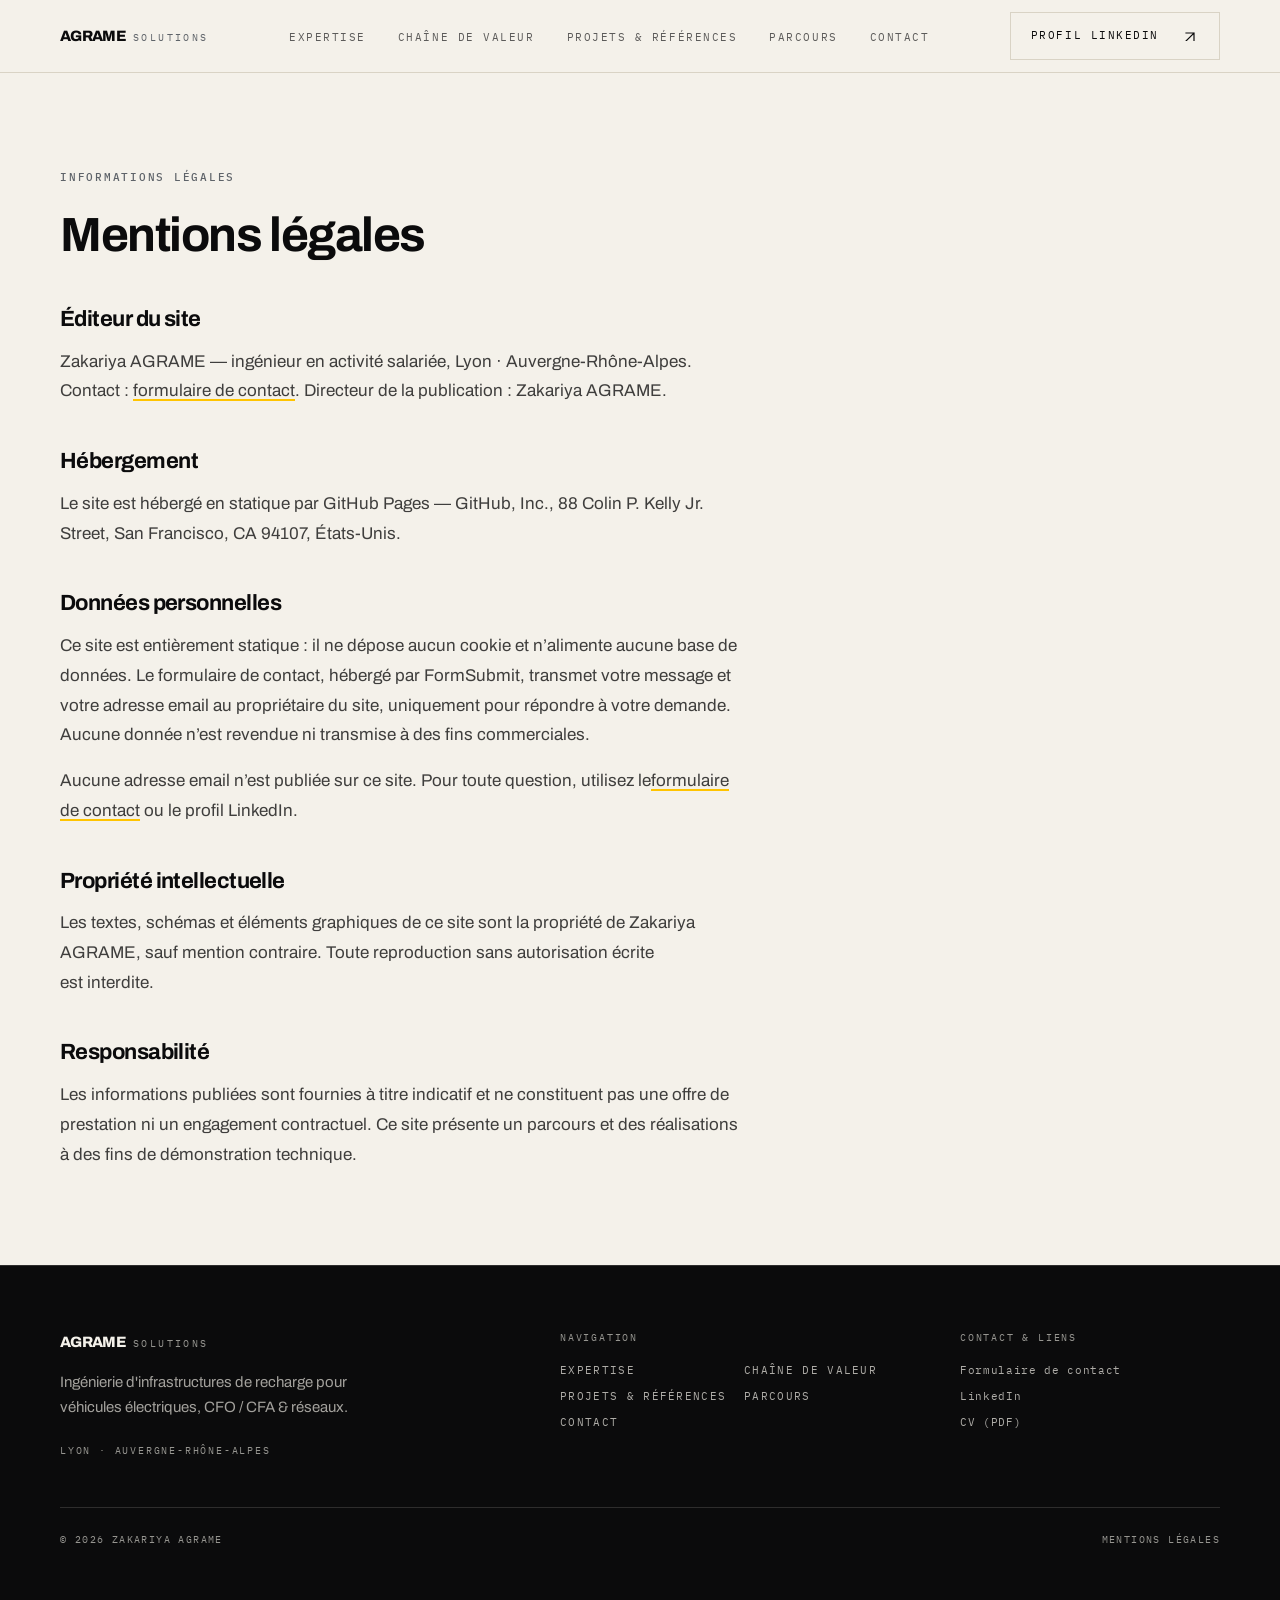
<file: mentions-legales/index.html>
<!DOCTYPE html><html lang="fr"><head><meta charset="utf-8"><meta name="viewport" content="width=device-width, initial-scale=1"><title>Mentions légales — AGRAME Solutions</title><meta name="description" content="Éditeur, hébergement, données personnelles et propriété intellectuelle du site AGRAME Solutions."><link rel="canonical" href="https://agrame-solutions.github.io/mentions-legales/"><meta name="theme-color" content="#0B0B0C"><meta name="author" content="Zakariya AGRAME"><link rel="icon" href="/favicon.svg" type="image/svg+xml"><meta property="og:type" content="website"><meta property="og:locale" content="fr_FR"><meta property="og:site_name" content="AGRAME Solutions"><meta property="og:title" content="Mentions légales — AGRAME Solutions"><meta property="og:description" content="Éditeur, hébergement, données personnelles et propriété intellectuelle du site AGRAME Solutions."><meta property="og:url" content="https://agrame-solutions.github.io/mentions-legales/"><meta property="og:image" content="https://agrame-solutions.github.io/og-image.png"><meta property="og:image:width" content="1200"><meta property="og:image:height" content="630"><meta property="og:image:alt" content="AGRAME Solutions — Ingénieur d'études &amp; expert IRVE — CFO / CFA"><meta name="twitter:card" content="summary_large_image"><meta name="twitter:title" content="Mentions légales — AGRAME Solutions"><meta name="twitter:description" content="Éditeur, hébergement, données personnelles et propriété intellectuelle du site AGRAME Solutions."><meta name="twitter:image" content="https://agrame-solutions.github.io/og-image.png"><script type="application/ld+json">{"@context":"https://schema.org","@graph":[{"@type":"Person","@id":"https://agrame-solutions.github.io#person","name":"Zakariya AGRAME","jobTitle":"Ingénieur d'études & expert IRVE — CFO / CFA","url":"https://agrame-solutions.github.io/mentions-legales/","sameAs":["https://www.linkedin.com/in/zagrame"],"address":{"@type":"PostalAddress","addressLocality":"Lyon","addressRegion":"Auvergne-Rhône-Alpes","addressCountry":"FR"},"knowsAbout":["Infrastructures de recharge pour véhicules électriques","IRVE","Courants forts","Courants faibles","NF C 15-100","Postes HT/BT","Appels d’offres"],"alumniOf":[{"@type":"CollegeOrUniversity","name":"Université Jean Monnet — IUT de Roanne"},{"@type":"CollegeOrUniversity","name":"ENSAM Casablanca"}]},{"@type":"ProfessionalService","@id":"https://agrame-solutions.github.io#service","name":"AGRAME Solutions","description":"Éditeur, hébergement, données personnelles et propriété intellectuelle du site AGRAME Solutions.","url":"https://agrame-solutions.github.io/mentions-legales/","areaServed":{"@type":"AdministrativeArea","name":"Auvergne-Rhône-Alpes"},"founder":{"@id":"https://agrame-solutions.github.io#person"},"knowsLanguage":["fr","en"]}]}</script><script>document.documentElement.classList.add('js');</script><link rel="stylesheet" href="/_astro/Footer.m2gCH-0L.css"></head><body><a class="skip-link" href="#contenu">Aller au contenu</a><header class="sticky top-0 z-50 border-b border-line bg-paper"><div class="container-page flex h-[72px] items-center justify-between gap-6"><a href="/" class="flex items-baseline gap-2" aria-label="AGRAME Solutions — accueil"><span class="text-[15px] font-extrabold tracking-[-0.045em]">AGRAME</span><span class="font-mono text-[10px] uppercase tracking-[0.24em] text-steel">Solutions</span></a><nav aria-label="Navigation principale" class="hidden lg:block"><ul class="flex items-center gap-8"><li><a href="#expertise" class="link-underline font-mono text-[11px] uppercase tracking-[0.14em] text-ink/65 transition-colors hover:text-ink">Expertise</a></li><li><a href="#chaine-de-valeur" class="link-underline font-mono text-[11px] uppercase tracking-[0.14em] text-ink/65 transition-colors hover:text-ink">Chaîne de valeur</a></li><li><a href="#realisations" class="link-underline font-mono text-[11px] uppercase tracking-[0.14em] text-ink/65 transition-colors hover:text-ink">Projets &amp; Références</a></li><li><a href="#parcours" class="link-underline font-mono text-[11px] uppercase tracking-[0.14em] text-ink/65 transition-colors hover:text-ink">Parcours</a></li><li><a href="#contact" class="link-underline font-mono text-[11px] uppercase tracking-[0.14em] text-ink/65 transition-colors hover:text-ink">Contact</a></li></ul></nav><div class="hidden lg:block"><a href="https://www.linkedin.com/in/zagrame" target="_blank" rel="noopener noreferrer" class="group inline-flex items-center justify-between gap-6 border px-5 py-3.5 font-mono text-[11px] uppercase tracking-[0.14em] transition-colors duration-200 border-line text-ink hover:border-ink hover:bg-ink hover:text-paper"><span>Profil LinkedIn</span><svg width="16" height="9" viewBox="0 0 16 9" fill="none" aria-hidden="true" class="shrink-0"><path d="M3 1h8v8M11 1L2 10" stroke="currentColor" stroke-width="1.2" stroke-linecap="square"></path></svg></a></div><button type="button" id="nav-toggle" class="flex h-11 w-11 flex-col items-center justify-center gap-[5px] border border-line lg:hidden" aria-expanded="false" aria-controls="nav-panel" aria-label="Ouvrir le menu"><span class="block h-px w-5 bg-ink"></span><span class="block h-px w-5 bg-ink"></span><span class="block h-px w-5 bg-ink"></span></button></div><div id="nav-panel" hidden class="border-t border-line bg-paper lg:hidden"><nav aria-label="Navigation mobile" class="container-page py-6"><ul class="flex flex-col"><li class="border-b border-line/70"><a href="#expertise" data-nav-link class="flex items-baseline gap-4 py-4 text-[1.375rem] font-semibold tracking-[-0.02em]"><span class="font-mono text-[10px] tracking-[0.18em] text-steel">01</span>Expertise</a></li><li class="border-b border-line/70"><a href="#chaine-de-valeur" data-nav-link class="flex items-baseline gap-4 py-4 text-[1.375rem] font-semibold tracking-[-0.02em]"><span class="font-mono text-[10px] tracking-[0.18em] text-steel">02</span>Chaîne de valeur</a></li><li class="border-b border-line/70"><a href="#realisations" data-nav-link class="flex items-baseline gap-4 py-4 text-[1.375rem] font-semibold tracking-[-0.02em]"><span class="font-mono text-[10px] tracking-[0.18em] text-steel">03</span>Projets &amp; Références</a></li><li class="border-b border-line/70"><a href="#parcours" data-nav-link class="flex items-baseline gap-4 py-4 text-[1.375rem] font-semibold tracking-[-0.02em]"><span class="font-mono text-[10px] tracking-[0.18em] text-steel">04</span>Parcours</a></li><li class="border-b border-line/70"><a href="#contact" data-nav-link class="flex items-baseline gap-4 py-4 text-[1.375rem] font-semibold tracking-[-0.02em]"><span class="font-mono text-[10px] tracking-[0.18em] text-steel">05</span>Contact</a></li></ul><div class="mt-6"><a href="https://www.linkedin.com/in/zagrame" target="_blank" rel="noopener noreferrer" class="group inline-flex items-center justify-between gap-6 border px-5 py-3.5 font-mono text-[11px] uppercase tracking-[0.14em] transition-colors duration-200 border-line text-ink hover:border-ink hover:bg-ink hover:text-paper w-full"><span>Profil LinkedIn</span><svg width="16" height="9" viewBox="0 0 16 9" fill="none" aria-hidden="true" class="shrink-0"><path d="M3 1h8v8M11 1L2 10" stroke="currentColor" stroke-width="1.2" stroke-linecap="square"></path></svg></a></div></nav></div></header><script type="module">var e=document.getElementById(`nav-toggle`),t=document.getElementById(`nav-panel`);if(e&&t){let n=n=>{e.setAttribute(`aria-expanded`,String(n)),e.setAttribute(`aria-label`,n?`Fermer le menu`:`Ouvrir le menu`),t.hidden=!n};e.addEventListener(`click`,()=>n(e.getAttribute(`aria-expanded`)!==`true`)),t.querySelectorAll(`[data-nav-link]`).forEach(e=>{e.addEventListener(`click`,()=>n(!1))}),document.addEventListener(`keydown`,e=>{e.key===`Escape`&&n(!1)})}</script><main id="contenu"><div class="container-page py-16 md:py-24"><p class="eyebrow">Informations légales</p><h1 class="mt-6 text-[clamp(2rem,4.5vw,3rem)]">Mentions légales</h1><div class="prose-agrame mt-12"><h2>Éditeur du site</h2><p>Zakariya AGRAME — ingénieur en activité salariée, Lyon · Auvergne-Rhône-Alpes. Contact : <a href="/#contact">formulaire de contact</a>. Directeur de la publication : Zakariya AGRAME.</p><h2>Hébergement</h2><p>Le site est hébergé en statique par GitHub Pages — GitHub, Inc., 88 Colin P. Kelly Jr. Street, San Francisco, CA 94107, États-Unis.</p><h2>Données personnelles</h2><p>Ce site est entièrement statique : il ne dépose aucun cookie et n’alimente aucune base de données. Le formulaire de contact, hébergé par FormSubmit, transmet votre message et votre adresse email au propriétaire du site, uniquement pour répondre à votre demande. Aucune donnée n’est revendue ni transmise à des fins commerciales.</p><p>Aucune adresse email n’est publiée sur ce site. Pour toute question, utilisez le<a href="/#contact">formulaire de contact</a> ou le profil LinkedIn.</p><h2>Propriété intellectuelle</h2><p>Les textes, schémas et éléments graphiques de ce site sont la propriété de Zakariya AGRAME, sauf mention contraire. Toute reproduction sans autorisation écrite est interdite.</p><h2>Responsabilité</h2><p>Les informations publiées sont fournies à titre indicatif et ne constituent pas une offre de prestation ni un engagement contractuel. Ce site présente un parcours et des réalisations à des fins de démonstration technique.</p></div></div></main><footer class="border-t border-paper/15 bg-ink text-paper"><div class="container-page py-14 md:py-16"><div class="grid gap-10 md:grid-cols-12"><div class="md:col-span-5"><p class="flex items-baseline gap-2"><span class="text-[15px] font-extrabold tracking-[-0.045em]">AGRAME</span><span class="font-mono text-[10px] uppercase tracking-[0.24em] text-paper/60">Solutions</span></p><p class="mt-4 max-w-xs text-[0.9375rem] leading-relaxed text-paper/65">Ingénierie d'infrastructures de recharge pour véhicules électriques, CFO / CFA & réseaux.</p><p class="mt-6 font-mono text-[10px] uppercase tracking-[0.18em] text-paper/60">Lyon · Auvergne-Rhône-Alpes</p></div><nav aria-label="Liens de pied de page" class="md:col-span-4"><p class="font-mono text-[10px] uppercase tracking-[0.18em] text-paper/60">Navigation</p><ul class="mt-4 grid grid-cols-2 gap-2 font-mono text-[11px] uppercase tracking-[0.12em]"><li><a class="link-underline text-paper/70 hover:text-paper" href="#expertise">Expertise</a></li><li><a class="link-underline text-paper/70 hover:text-paper" href="#chaine-de-valeur">Chaîne de valeur</a></li><li><a class="link-underline text-paper/70 hover:text-paper" href="#realisations">Projets & Références</a></li><li><a class="link-underline text-paper/70 hover:text-paper" href="#parcours">Parcours</a></li><li><a class="link-underline text-paper/70 hover:text-paper" href="#contact">Contact</a></li></ul></nav><div class="md:col-span-3"><p class="font-mono text-[10px] uppercase tracking-[0.18em] text-paper/60">Contact & Liens</p><ul class="mt-4 space-y-2 font-mono text-[11px] tracking-[0.06em]"><li><a class="link-underline text-paper/70 hover:text-paper" href="/#contact">Formulaire de contact</a></li><li><a class="link-underline text-paper/70 hover:text-paper" href="https://www.linkedin.com/in/zagrame" rel="noopener" target="_blank">LinkedIn</a></li><li><a class="link-underline text-paper/70 hover:text-paper" href="/cv-zakariya-agrame.pdf" download>CV (PDF)</a></li></ul></div></div><div class="mt-12 flex flex-col gap-3 border-t border-paper/15 pt-6 font-mono text-[10px] uppercase tracking-[0.14em] text-paper/60 md:flex-row md:items-center md:justify-between"><p>© 2026 Zakariya AGRAME</p><p><a class="link-underline hover:text-paper/70" href="/mentions-legales/">Mentions légales</a></p></div></div></footer><script type="module">var e=document.querySelectorAll(`[data-reveal]`);if(window.matchMedia(`(prefers-reduced-motion: reduce)`).matches||!(`IntersectionObserver`in window))e.forEach(e=>e.classList.add(`is-visible`));else{let t=new IntersectionObserver(e=>{for(let n of e)n.isIntersecting&&(n.target.classList.add(`is-visible`),t.unobserve(n.target))},{rootMargin:`0px 0px -8% 0px`,threshold:.05});e.forEach(e=>t.observe(e))}</script></body></html>
</file>
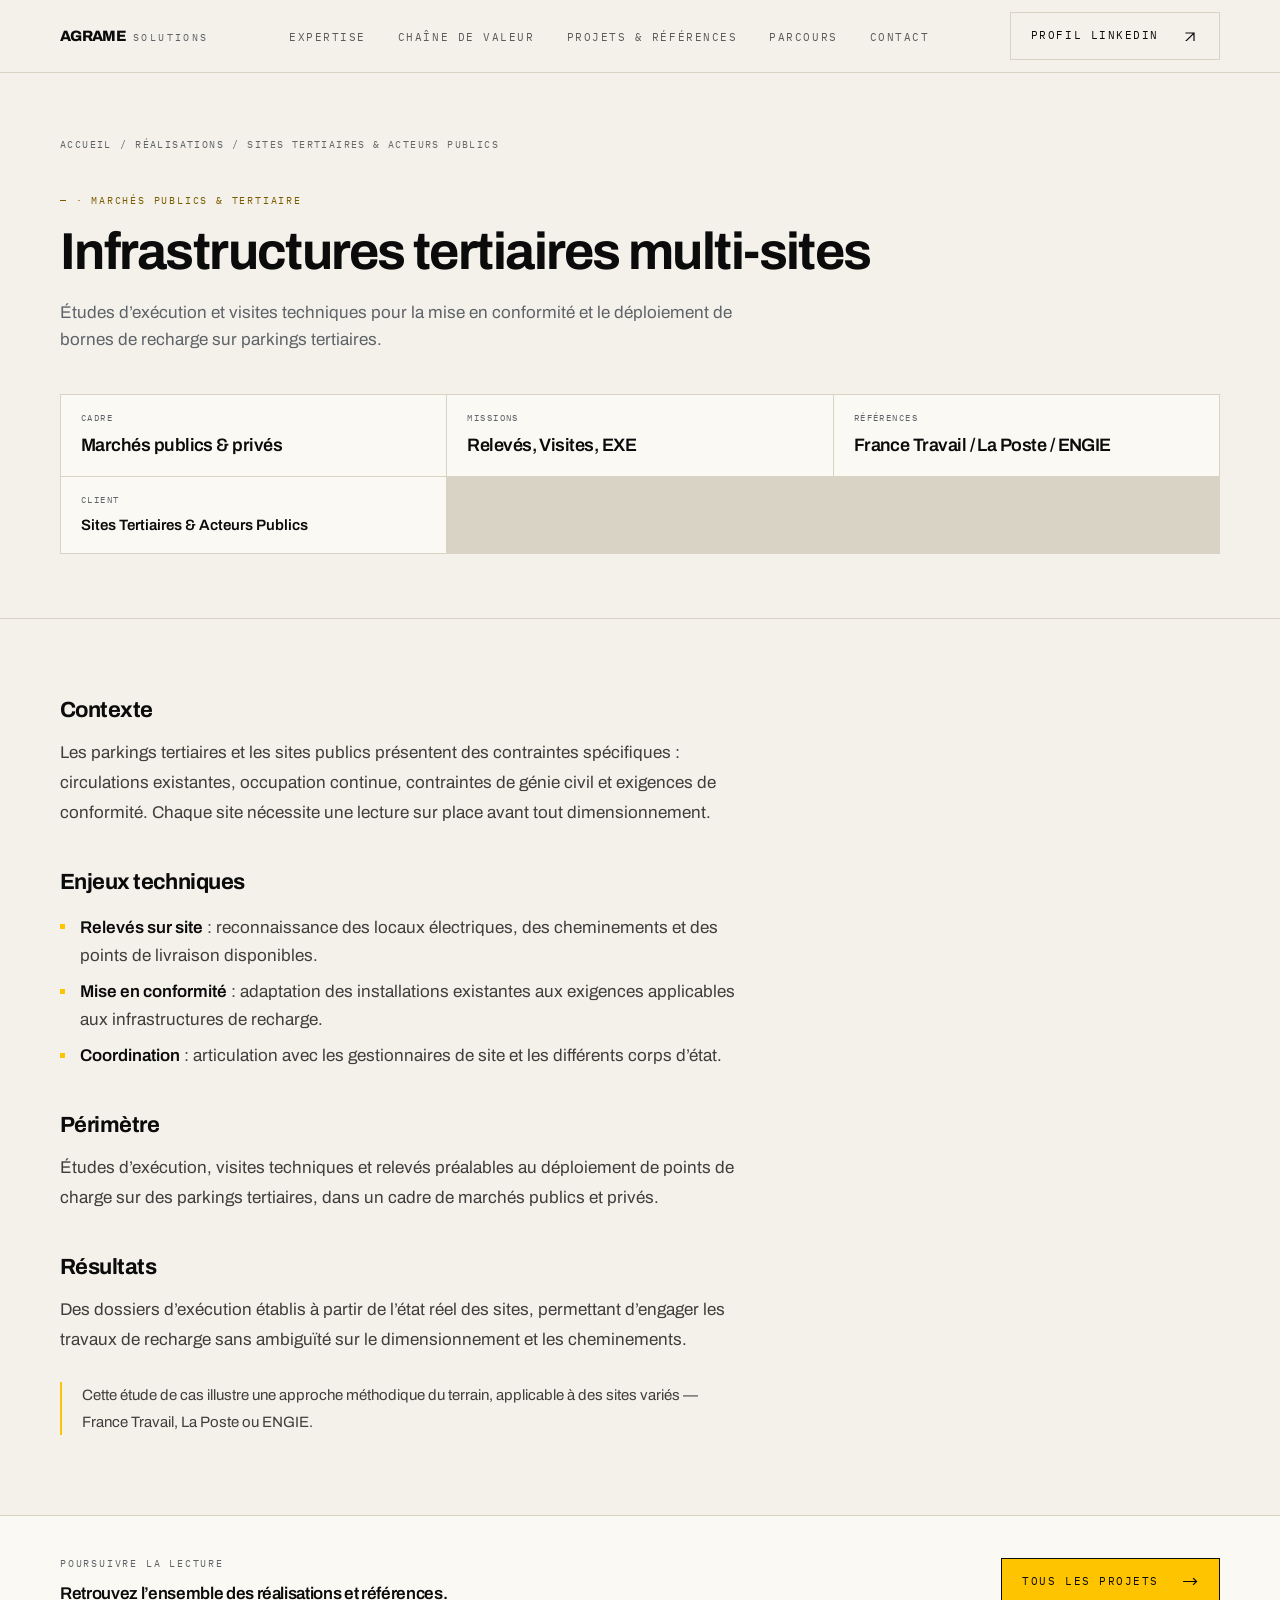
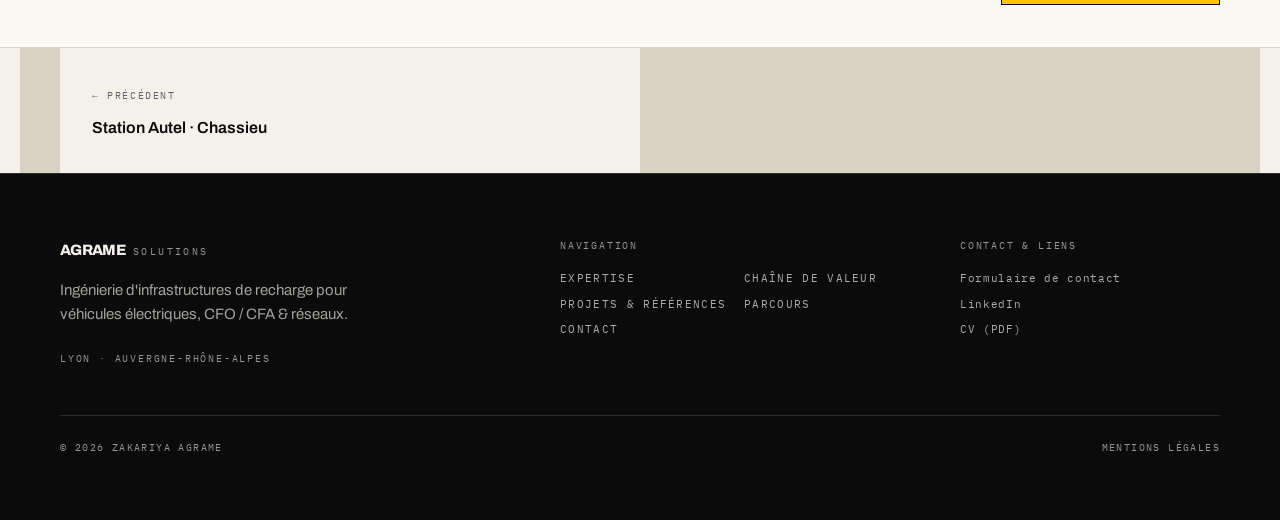
<file: projets/france-travail-la-poste/index.html>
<!DOCTYPE html><html lang="fr"><head><meta charset="utf-8"><meta name="viewport" content="width=device-width, initial-scale=1"><title>Sites Tertiaires &amp; Acteurs Publics — Infrastructures tertiaires multi-sites | AGRAME Solutions</title><meta name="description" content="Études d’exécution et visites techniques pour la mise en conformité et le déploiement de bornes de recharge sur parkings tertiaires."><link rel="canonical" href="https://agrame-solutions.github.io/projets/france-travail-la-poste/"><meta name="theme-color" content="#0B0B0C"><meta name="author" content="Zakariya AGRAME"><link rel="icon" href="/favicon.svg" type="image/svg+xml"><meta property="og:type" content="website"><meta property="og:locale" content="fr_FR"><meta property="og:site_name" content="AGRAME Solutions"><meta property="og:title" content="Sites Tertiaires &amp; Acteurs Publics — Infrastructures tertiaires multi-sites | AGRAME Solutions"><meta property="og:description" content="Études d’exécution et visites techniques pour la mise en conformité et le déploiement de bornes de recharge sur parkings tertiaires."><meta property="og:url" content="https://agrame-solutions.github.io/projets/france-travail-la-poste/"><meta property="og:image" content="https://agrame-solutions.github.io/og-image.png"><meta property="og:image:width" content="1200"><meta property="og:image:height" content="630"><meta property="og:image:alt" content="AGRAME Solutions — Ingénieur d'études &amp; expert IRVE — CFO / CFA"><meta name="twitter:card" content="summary_large_image"><meta name="twitter:title" content="Sites Tertiaires &amp; Acteurs Publics — Infrastructures tertiaires multi-sites | AGRAME Solutions"><meta name="twitter:description" content="Études d’exécution et visites techniques pour la mise en conformité et le déploiement de bornes de recharge sur parkings tertiaires."><meta name="twitter:image" content="https://agrame-solutions.github.io/og-image.png"><script type="application/ld+json">{"@context":"https://schema.org","@graph":[{"@type":"Person","@id":"https://agrame-solutions.github.io#person","name":"Zakariya AGRAME","jobTitle":"Ingénieur d'études & expert IRVE — CFO / CFA","url":"https://agrame-solutions.github.io/projets/france-travail-la-poste/","sameAs":["https://www.linkedin.com/in/zagrame"],"address":{"@type":"PostalAddress","addressLocality":"Lyon","addressRegion":"Auvergne-Rhône-Alpes","addressCountry":"FR"},"knowsAbout":["Infrastructures de recharge pour véhicules électriques","IRVE","Courants forts","Courants faibles","NF C 15-100","Postes HT/BT","Appels d’offres"],"alumniOf":[{"@type":"CollegeOrUniversity","name":"Université Jean Monnet — IUT de Roanne"},{"@type":"CollegeOrUniversity","name":"ENSAM Casablanca"}]},{"@type":"ProfessionalService","@id":"https://agrame-solutions.github.io#service","name":"AGRAME Solutions","description":"Études d’exécution et visites techniques pour la mise en conformité et le déploiement de bornes de recharge sur parkings tertiaires.","url":"https://agrame-solutions.github.io/projets/france-travail-la-poste/","areaServed":{"@type":"AdministrativeArea","name":"Auvergne-Rhône-Alpes"},"founder":{"@id":"https://agrame-solutions.github.io#person"},"knowsLanguage":["fr","en"]}]}</script><script>document.documentElement.classList.add('js');</script><link rel="stylesheet" href="/_astro/Footer.m2gCH-0L.css"></head><body><a class="skip-link" href="#contenu">Aller au contenu</a><header class="sticky top-0 z-50 border-b border-line bg-paper"><div class="container-page flex h-[72px] items-center justify-between gap-6"><a href="/" class="flex items-baseline gap-2" aria-label="AGRAME Solutions — accueil"><span class="text-[15px] font-extrabold tracking-[-0.045em]">AGRAME</span><span class="font-mono text-[10px] uppercase tracking-[0.24em] text-steel">Solutions</span></a><nav aria-label="Navigation principale" class="hidden lg:block"><ul class="flex items-center gap-8"><li><a href="#expertise" class="link-underline font-mono text-[11px] uppercase tracking-[0.14em] text-ink/65 transition-colors hover:text-ink">Expertise</a></li><li><a href="#chaine-de-valeur" class="link-underline font-mono text-[11px] uppercase tracking-[0.14em] text-ink/65 transition-colors hover:text-ink">Chaîne de valeur</a></li><li><a href="#realisations" class="link-underline font-mono text-[11px] uppercase tracking-[0.14em] text-ink/65 transition-colors hover:text-ink">Projets &amp; Références</a></li><li><a href="#parcours" class="link-underline font-mono text-[11px] uppercase tracking-[0.14em] text-ink/65 transition-colors hover:text-ink">Parcours</a></li><li><a href="#contact" class="link-underline font-mono text-[11px] uppercase tracking-[0.14em] text-ink/65 transition-colors hover:text-ink">Contact</a></li></ul></nav><div class="hidden lg:block"><a href="https://www.linkedin.com/in/zagrame" target="_blank" rel="noopener noreferrer" class="group inline-flex items-center justify-between gap-6 border px-5 py-3.5 font-mono text-[11px] uppercase tracking-[0.14em] transition-colors duration-200 border-line text-ink hover:border-ink hover:bg-ink hover:text-paper"><span>Profil LinkedIn</span><svg width="16" height="9" viewBox="0 0 16 9" fill="none" aria-hidden="true" class="shrink-0"><path d="M3 1h8v8M11 1L2 10" stroke="currentColor" stroke-width="1.2" stroke-linecap="square"></path></svg></a></div><button type="button" id="nav-toggle" class="flex h-11 w-11 flex-col items-center justify-center gap-[5px] border border-line lg:hidden" aria-expanded="false" aria-controls="nav-panel" aria-label="Ouvrir le menu"><span class="block h-px w-5 bg-ink"></span><span class="block h-px w-5 bg-ink"></span><span class="block h-px w-5 bg-ink"></span></button></div><div id="nav-panel" hidden class="border-t border-line bg-paper lg:hidden"><nav aria-label="Navigation mobile" class="container-page py-6"><ul class="flex flex-col"><li class="border-b border-line/70"><a href="#expertise" data-nav-link class="flex items-baseline gap-4 py-4 text-[1.375rem] font-semibold tracking-[-0.02em]"><span class="font-mono text-[10px] tracking-[0.18em] text-steel">01</span>Expertise</a></li><li class="border-b border-line/70"><a href="#chaine-de-valeur" data-nav-link class="flex items-baseline gap-4 py-4 text-[1.375rem] font-semibold tracking-[-0.02em]"><span class="font-mono text-[10px] tracking-[0.18em] text-steel">02</span>Chaîne de valeur</a></li><li class="border-b border-line/70"><a href="#realisations" data-nav-link class="flex items-baseline gap-4 py-4 text-[1.375rem] font-semibold tracking-[-0.02em]"><span class="font-mono text-[10px] tracking-[0.18em] text-steel">03</span>Projets &amp; Références</a></li><li class="border-b border-line/70"><a href="#parcours" data-nav-link class="flex items-baseline gap-4 py-4 text-[1.375rem] font-semibold tracking-[-0.02em]"><span class="font-mono text-[10px] tracking-[0.18em] text-steel">04</span>Parcours</a></li><li class="border-b border-line/70"><a href="#contact" data-nav-link class="flex items-baseline gap-4 py-4 text-[1.375rem] font-semibold tracking-[-0.02em]"><span class="font-mono text-[10px] tracking-[0.18em] text-steel">05</span>Contact</a></li></ul><div class="mt-6"><a href="https://www.linkedin.com/in/zagrame" target="_blank" rel="noopener noreferrer" class="group inline-flex items-center justify-between gap-6 border px-5 py-3.5 font-mono text-[11px] uppercase tracking-[0.14em] transition-colors duration-200 border-line text-ink hover:border-ink hover:bg-ink hover:text-paper w-full"><span>Profil LinkedIn</span><svg width="16" height="9" viewBox="0 0 16 9" fill="none" aria-hidden="true" class="shrink-0"><path d="M3 1h8v8M11 1L2 10" stroke="currentColor" stroke-width="1.2" stroke-linecap="square"></path></svg></a></div></nav></div></header><script type="module">var e=document.getElementById(`nav-toggle`),t=document.getElementById(`nav-panel`);if(e&&t){let n=n=>{e.setAttribute(`aria-expanded`,String(n)),e.setAttribute(`aria-label`,n?`Fermer le menu`:`Ouvrir le menu`),t.hidden=!n};e.addEventListener(`click`,()=>n(e.getAttribute(`aria-expanded`)!==`true`)),t.querySelectorAll(`[data-nav-link]`).forEach(e=>{e.addEventListener(`click`,()=>n(!1))}),document.addEventListener(`keydown`,e=>{e.key===`Escape`&&n(!1)})}</script><main id="contenu"><article><header class="border-b border-line"><div class="container-page py-12 md:py-16"><nav aria-label="Fil d’Ariane" class="font-mono text-[10px] uppercase tracking-[0.14em] text-steel"><ol class="flex flex-wrap items-center gap-2"><li><a class="link-underline hover:text-ink" href="/">Accueil</a></li><li aria-hidden="true">/</li><li><a class="link-underline hover:text-ink" href="/#realisations">Réalisations</a></li><li aria-hidden="true">/</li><li aria-current="page" class="text-ink/60">Sites Tertiaires &amp; Acteurs Publics</li></ol></nav><p class="mt-10 font-mono text-[10px] uppercase tracking-[0.18em] text-yellow-ink">— · Marchés publics &amp; tertiaire</p><h1 class="mt-4 max-w-4xl text-[clamp(2rem,4.6vw,3.25rem)]">Infrastructures tertiaires multi-sites</h1><p class="mt-5 max-w-2xl text-[1.0625rem] leading-relaxed text-steel">Études d’exécution et visites techniques pour la mise en conformité et le déploiement de bornes de recharge sur parkings tertiaires.</p><dl class="mt-10 grid grid-cols-2 gap-px border border-line bg-line sm:grid-cols-3"><div class="bg-surface px-5 py-4"><dt class="font-mono text-[9px] uppercase tracking-[0.16em] text-steel">Cadre</dt><dd class="mt-1.5 text-[1.125rem] font-semibold tracking-[-0.03em]">Marchés publics &amp; privés</dd></div><div class="bg-surface px-5 py-4"><dt class="font-mono text-[9px] uppercase tracking-[0.16em] text-steel">Missions</dt><dd class="mt-1.5 text-[1.125rem] font-semibold tracking-[-0.03em]">Relevés, Visites, EXE</dd></div><div class="bg-surface px-5 py-4"><dt class="font-mono text-[9px] uppercase tracking-[0.16em] text-steel">Références</dt><dd class="mt-1.5 text-[1.125rem] font-semibold tracking-[-0.03em]">France Travail / La Poste / ENGIE</dd></div><div class="bg-surface px-5 py-4"><dt class="font-mono text-[9px] uppercase tracking-[0.16em] text-steel">Client</dt><dd class="mt-1.5 text-[0.9375rem] font-semibold">Sites Tertiaires &amp; Acteurs Publics</dd></div></dl></div></header><div class="container-page py-14 md:py-20"><div class="prose-agrame"><h2 id="contexte">Contexte</h2>
<p>Les parkings tertiaires et les sites publics présentent des contraintes spécifiques : circulations existantes, occupation continue, contraintes de génie civil et exigences de conformité. Chaque site nécessite une lecture sur place avant tout dimensionnement.</p>
<h2 id="enjeux-techniques">Enjeux techniques</h2>
<ul>
<li><strong>Relevés sur site</strong> : reconnaissance des locaux électriques, des cheminements et des points de livraison disponibles.</li>
<li><strong>Mise en conformité</strong> : adaptation des installations existantes aux exigences applicables aux infrastructures de recharge.</li>
<li><strong>Coordination</strong> : articulation avec les gestionnaires de site et les différents corps d’état.</li>
</ul>
<h2 id="périmètre">Périmètre</h2>
<p>Études d’exécution, visites techniques et relevés préalables au déploiement de points de charge sur des parkings tertiaires, dans un cadre de marchés publics et privés.</p>
<h2 id="résultats">Résultats</h2>
<p>Des dossiers d’exécution établis à partir de l’état réel des sites, permettant d’engager les travaux de recharge sans ambiguïté sur le dimensionnement et les cheminements.</p>
<blockquote>
<p>Cette étude de cas illustre une approche méthodique du terrain, applicable à des sites variés — France Travail, La Poste ou ENGIE.</p>
</blockquote>
</div></div><div class="border-t border-line bg-surface"><div class="container-page flex flex-col gap-6 py-10 md:flex-row md:items-center md:justify-between"><div><p class="font-mono text-[10px] uppercase tracking-[0.18em] text-steel">Poursuivre la lecture</p><p class="mt-2 text-[1.0625rem] font-semibold tracking-[-0.02em]">Retrouvez l’ensemble des réalisations et références.</p></div><a href="/#realisations" class="group inline-flex items-center justify-between gap-6 border px-5 py-3.5 font-mono text-[11px] uppercase tracking-[0.14em] transition-colors duration-200 border-ink bg-yellow text-ink hover:bg-ink hover:text-paper"><span>Tous les projets</span><svg width="16" height="9" viewBox="0 0 16 9" fill="none" aria-hidden="true" class="shrink-0"><path d="M0 4.5h13.5M10.5 1.5l3 3-3 3" stroke="currentColor" stroke-width="1.2" stroke-linecap="square"></path></svg></a></div></div><nav aria-label="Autres réalisations" class="border-t border-line"><div class="container-page grid gap-px bg-line md:grid-cols-2"><a class="group bg-paper p-6 md:p-8" href="/projets/totalenergies-autel-chassieu/"><span class="font-mono text-[10px] uppercase tracking-[0.16em] text-steel">← Précédent</span><span class="mt-2 block text-[1rem] font-semibold group-hover:underline decoration-yellow decoration-2 underline-offset-4">Station Autel · Chassieu</span></a></div></nav></article></main><footer class="border-t border-paper/15 bg-ink text-paper"><div class="container-page py-14 md:py-16"><div class="grid gap-10 md:grid-cols-12"><div class="md:col-span-5"><p class="flex items-baseline gap-2"><span class="text-[15px] font-extrabold tracking-[-0.045em]">AGRAME</span><span class="font-mono text-[10px] uppercase tracking-[0.24em] text-paper/60">Solutions</span></p><p class="mt-4 max-w-xs text-[0.9375rem] leading-relaxed text-paper/65">Ingénierie d'infrastructures de recharge pour véhicules électriques, CFO / CFA & réseaux.</p><p class="mt-6 font-mono text-[10px] uppercase tracking-[0.18em] text-paper/60">Lyon · Auvergne-Rhône-Alpes</p></div><nav aria-label="Liens de pied de page" class="md:col-span-4"><p class="font-mono text-[10px] uppercase tracking-[0.18em] text-paper/60">Navigation</p><ul class="mt-4 grid grid-cols-2 gap-2 font-mono text-[11px] uppercase tracking-[0.12em]"><li><a class="link-underline text-paper/70 hover:text-paper" href="#expertise">Expertise</a></li><li><a class="link-underline text-paper/70 hover:text-paper" href="#chaine-de-valeur">Chaîne de valeur</a></li><li><a class="link-underline text-paper/70 hover:text-paper" href="#realisations">Projets & Références</a></li><li><a class="link-underline text-paper/70 hover:text-paper" href="#parcours">Parcours</a></li><li><a class="link-underline text-paper/70 hover:text-paper" href="#contact">Contact</a></li></ul></nav><div class="md:col-span-3"><p class="font-mono text-[10px] uppercase tracking-[0.18em] text-paper/60">Contact & Liens</p><ul class="mt-4 space-y-2 font-mono text-[11px] tracking-[0.06em]"><li><a class="link-underline text-paper/70 hover:text-paper" href="/#contact">Formulaire de contact</a></li><li><a class="link-underline text-paper/70 hover:text-paper" href="https://www.linkedin.com/in/zagrame" rel="noopener" target="_blank">LinkedIn</a></li><li><a class="link-underline text-paper/70 hover:text-paper" href="/cv-zakariya-agrame.pdf" download>CV (PDF)</a></li></ul></div></div><div class="mt-12 flex flex-col gap-3 border-t border-paper/15 pt-6 font-mono text-[10px] uppercase tracking-[0.14em] text-paper/60 md:flex-row md:items-center md:justify-between"><p>© 2026 Zakariya AGRAME</p><p><a class="link-underline hover:text-paper/70" href="/mentions-legales/">Mentions légales</a></p></div></div></footer><script type="module">var e=document.querySelectorAll(`[data-reveal]`);if(window.matchMedia(`(prefers-reduced-motion: reduce)`).matches||!(`IntersectionObserver`in window))e.forEach(e=>e.classList.add(`is-visible`));else{let t=new IntersectionObserver(e=>{for(let n of e)n.isIntersecting&&(n.target.classList.add(`is-visible`),t.unobserve(n.target))},{rootMargin:`0px 0px -8% 0px`,threshold:.05});e.forEach(e=>t.observe(e))}</script></body></html>
</file>
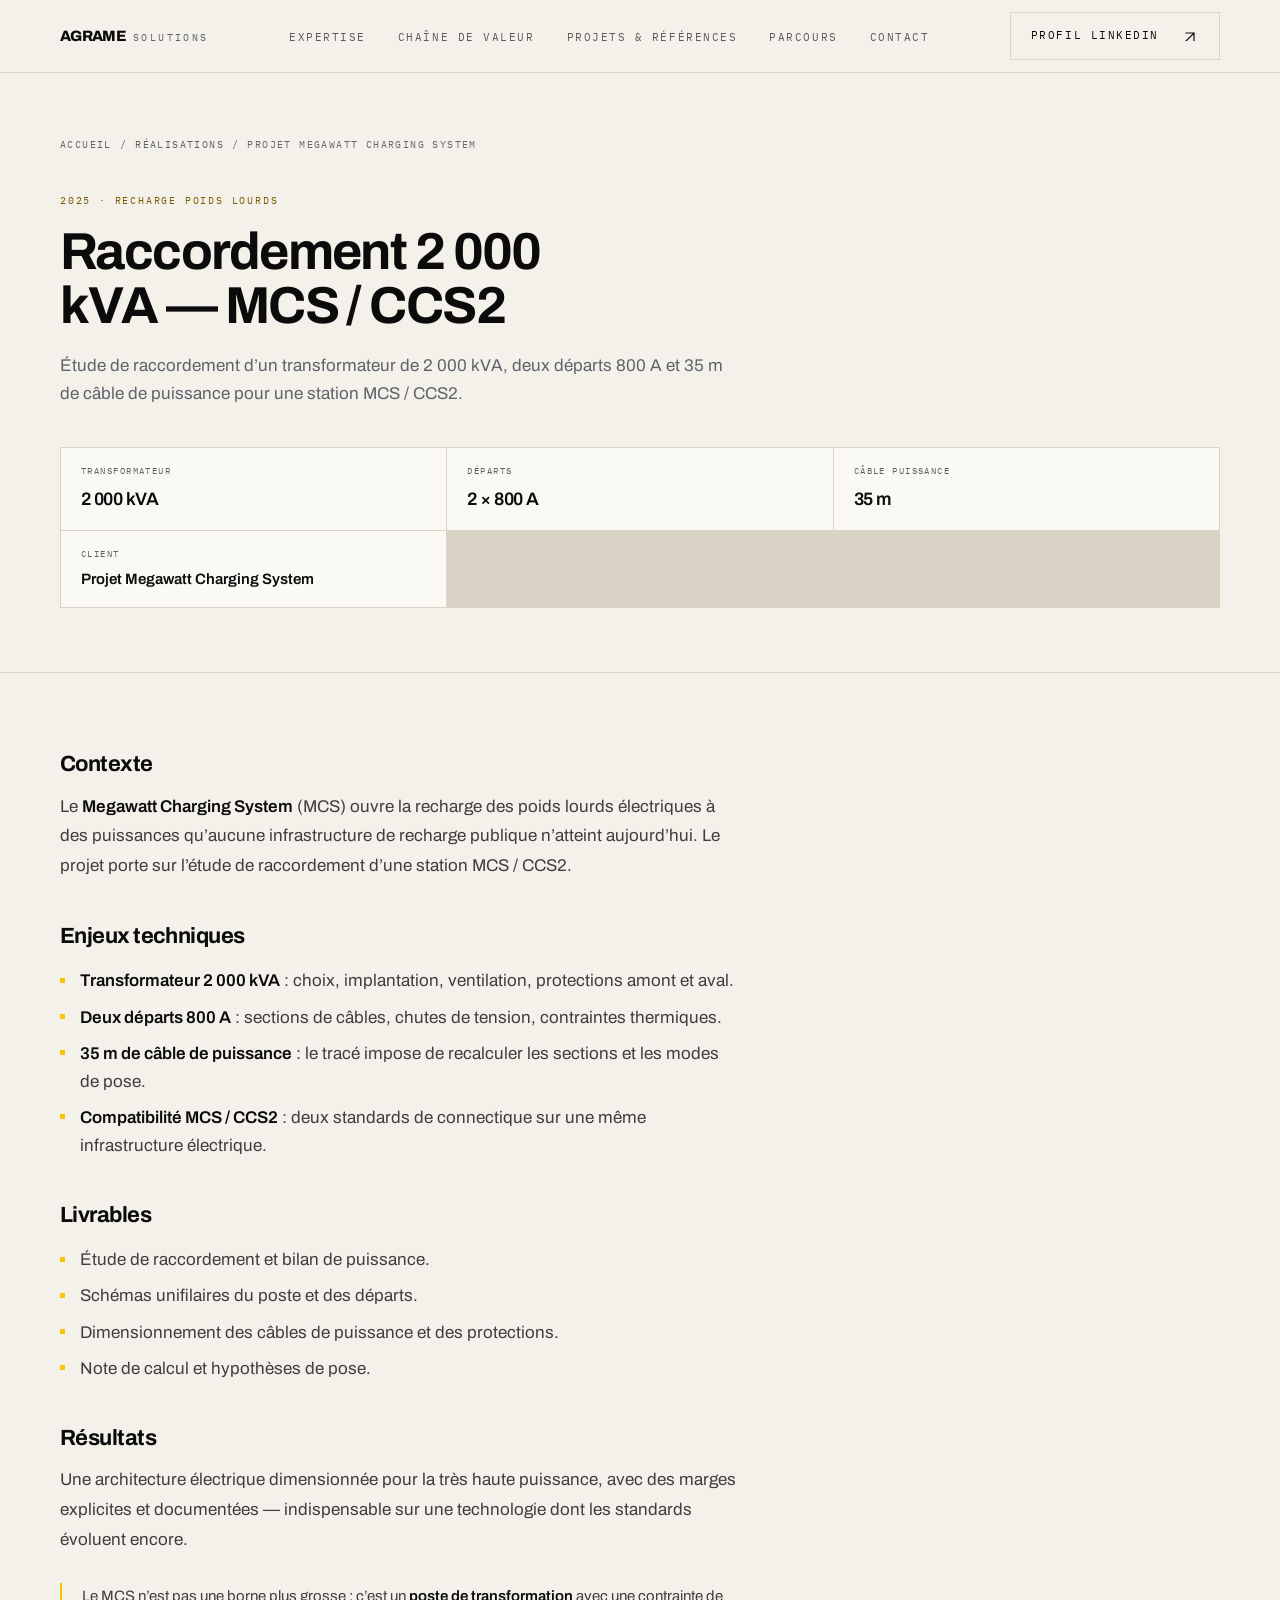
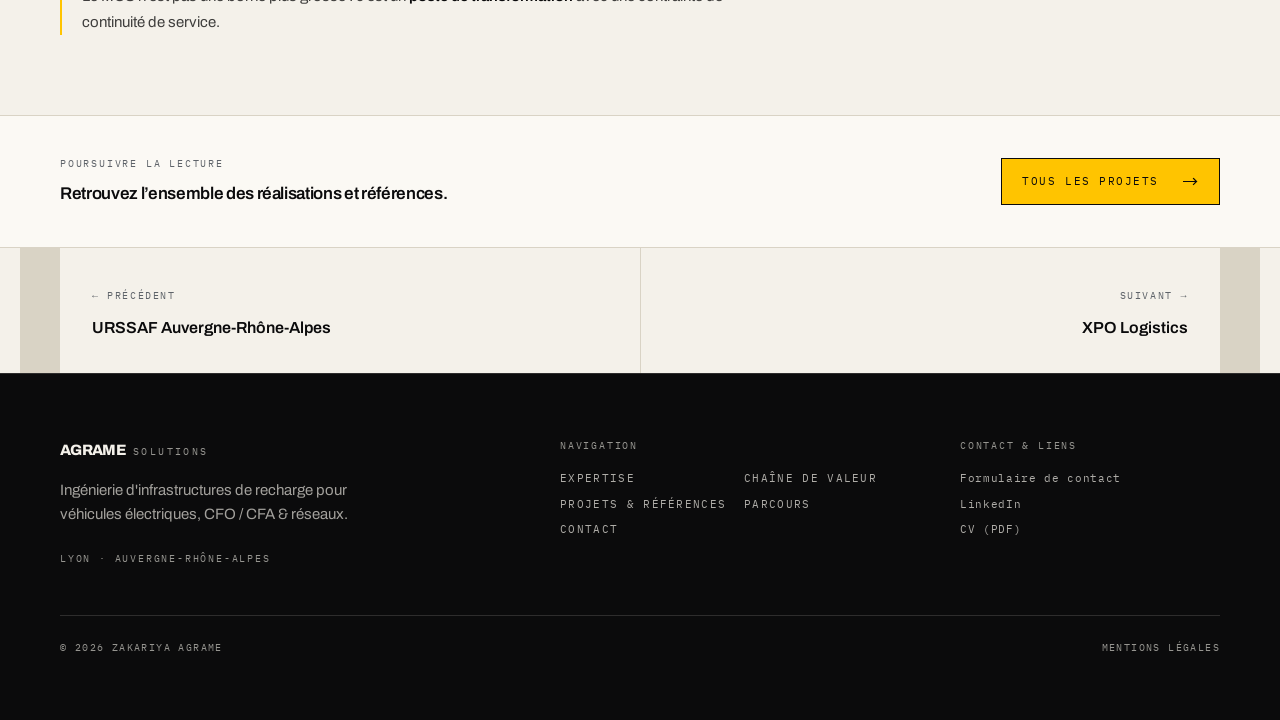
<file: projets/mcs-2000-kva/index.html>
<!DOCTYPE html><html lang="fr"><head><meta charset="utf-8"><meta name="viewport" content="width=device-width, initial-scale=1"><title>Projet Megawatt Charging System — Raccordement 2 000 kVA — MCS / CCS2 | AGRAME Solutions</title><meta name="description" content="Étude de raccordement d’un transformateur de 2 000 kVA, deux départs 800 A et 35 m de câble de puissance pour une station MCS / CCS2."><link rel="canonical" href="https://agrame-solutions.github.io/projets/mcs-2000-kva/"><meta name="theme-color" content="#0B0B0C"><meta name="author" content="Zakariya AGRAME"><link rel="icon" href="/favicon.svg" type="image/svg+xml"><meta property="og:type" content="website"><meta property="og:locale" content="fr_FR"><meta property="og:site_name" content="AGRAME Solutions"><meta property="og:title" content="Projet Megawatt Charging System — Raccordement 2 000 kVA — MCS / CCS2 | AGRAME Solutions"><meta property="og:description" content="Étude de raccordement d’un transformateur de 2 000 kVA, deux départs 800 A et 35 m de câble de puissance pour une station MCS / CCS2."><meta property="og:url" content="https://agrame-solutions.github.io/projets/mcs-2000-kva/"><meta property="og:image" content="https://agrame-solutions.github.io/og-image.png"><meta property="og:image:width" content="1200"><meta property="og:image:height" content="630"><meta property="og:image:alt" content="AGRAME Solutions — Ingénieur d'études &amp; expert IRVE — CFO / CFA"><meta name="twitter:card" content="summary_large_image"><meta name="twitter:title" content="Projet Megawatt Charging System — Raccordement 2 000 kVA — MCS / CCS2 | AGRAME Solutions"><meta name="twitter:description" content="Étude de raccordement d’un transformateur de 2 000 kVA, deux départs 800 A et 35 m de câble de puissance pour une station MCS / CCS2."><meta name="twitter:image" content="https://agrame-solutions.github.io/og-image.png"><script type="application/ld+json">{"@context":"https://schema.org","@graph":[{"@type":"Person","@id":"https://agrame-solutions.github.io#person","name":"Zakariya AGRAME","jobTitle":"Ingénieur d'études & expert IRVE — CFO / CFA","url":"https://agrame-solutions.github.io/projets/mcs-2000-kva/","sameAs":["https://www.linkedin.com/in/zagrame"],"address":{"@type":"PostalAddress","addressLocality":"Lyon","addressRegion":"Auvergne-Rhône-Alpes","addressCountry":"FR"},"knowsAbout":["Infrastructures de recharge pour véhicules électriques","IRVE","Courants forts","Courants faibles","NF C 15-100","Postes HT/BT","Appels d’offres"],"alumniOf":[{"@type":"CollegeOrUniversity","name":"Université Jean Monnet — IUT de Roanne"},{"@type":"CollegeOrUniversity","name":"ENSAM Casablanca"}]},{"@type":"ProfessionalService","@id":"https://agrame-solutions.github.io#service","name":"AGRAME Solutions","description":"Étude de raccordement d’un transformateur de 2 000 kVA, deux départs 800 A et 35 m de câble de puissance pour une station MCS / CCS2.","url":"https://agrame-solutions.github.io/projets/mcs-2000-kva/","areaServed":{"@type":"AdministrativeArea","name":"Auvergne-Rhône-Alpes"},"founder":{"@id":"https://agrame-solutions.github.io#person"},"knowsLanguage":["fr","en"]}]}</script><script>document.documentElement.classList.add('js');</script><link rel="stylesheet" href="/_astro/Footer.m2gCH-0L.css"></head><body><a class="skip-link" href="#contenu">Aller au contenu</a><header class="sticky top-0 z-50 border-b border-line bg-paper"><div class="container-page flex h-[72px] items-center justify-between gap-6"><a href="/" class="flex items-baseline gap-2" aria-label="AGRAME Solutions — accueil"><span class="text-[15px] font-extrabold tracking-[-0.045em]">AGRAME</span><span class="font-mono text-[10px] uppercase tracking-[0.24em] text-steel">Solutions</span></a><nav aria-label="Navigation principale" class="hidden lg:block"><ul class="flex items-center gap-8"><li><a href="#expertise" class="link-underline font-mono text-[11px] uppercase tracking-[0.14em] text-ink/65 transition-colors hover:text-ink">Expertise</a></li><li><a href="#chaine-de-valeur" class="link-underline font-mono text-[11px] uppercase tracking-[0.14em] text-ink/65 transition-colors hover:text-ink">Chaîne de valeur</a></li><li><a href="#realisations" class="link-underline font-mono text-[11px] uppercase tracking-[0.14em] text-ink/65 transition-colors hover:text-ink">Projets &amp; Références</a></li><li><a href="#parcours" class="link-underline font-mono text-[11px] uppercase tracking-[0.14em] text-ink/65 transition-colors hover:text-ink">Parcours</a></li><li><a href="#contact" class="link-underline font-mono text-[11px] uppercase tracking-[0.14em] text-ink/65 transition-colors hover:text-ink">Contact</a></li></ul></nav><div class="hidden lg:block"><a href="https://www.linkedin.com/in/zagrame" target="_blank" rel="noopener noreferrer" class="group inline-flex items-center justify-between gap-6 border px-5 py-3.5 font-mono text-[11px] uppercase tracking-[0.14em] transition-colors duration-200 border-line text-ink hover:border-ink hover:bg-ink hover:text-paper"><span>Profil LinkedIn</span><svg width="16" height="9" viewBox="0 0 16 9" fill="none" aria-hidden="true" class="shrink-0"><path d="M3 1h8v8M11 1L2 10" stroke="currentColor" stroke-width="1.2" stroke-linecap="square"></path></svg></a></div><button type="button" id="nav-toggle" class="flex h-11 w-11 flex-col items-center justify-center gap-[5px] border border-line lg:hidden" aria-expanded="false" aria-controls="nav-panel" aria-label="Ouvrir le menu"><span class="block h-px w-5 bg-ink"></span><span class="block h-px w-5 bg-ink"></span><span class="block h-px w-5 bg-ink"></span></button></div><div id="nav-panel" hidden class="border-t border-line bg-paper lg:hidden"><nav aria-label="Navigation mobile" class="container-page py-6"><ul class="flex flex-col"><li class="border-b border-line/70"><a href="#expertise" data-nav-link class="flex items-baseline gap-4 py-4 text-[1.375rem] font-semibold tracking-[-0.02em]"><span class="font-mono text-[10px] tracking-[0.18em] text-steel">01</span>Expertise</a></li><li class="border-b border-line/70"><a href="#chaine-de-valeur" data-nav-link class="flex items-baseline gap-4 py-4 text-[1.375rem] font-semibold tracking-[-0.02em]"><span class="font-mono text-[10px] tracking-[0.18em] text-steel">02</span>Chaîne de valeur</a></li><li class="border-b border-line/70"><a href="#realisations" data-nav-link class="flex items-baseline gap-4 py-4 text-[1.375rem] font-semibold tracking-[-0.02em]"><span class="font-mono text-[10px] tracking-[0.18em] text-steel">03</span>Projets &amp; Références</a></li><li class="border-b border-line/70"><a href="#parcours" data-nav-link class="flex items-baseline gap-4 py-4 text-[1.375rem] font-semibold tracking-[-0.02em]"><span class="font-mono text-[10px] tracking-[0.18em] text-steel">04</span>Parcours</a></li><li class="border-b border-line/70"><a href="#contact" data-nav-link class="flex items-baseline gap-4 py-4 text-[1.375rem] font-semibold tracking-[-0.02em]"><span class="font-mono text-[10px] tracking-[0.18em] text-steel">05</span>Contact</a></li></ul><div class="mt-6"><a href="https://www.linkedin.com/in/zagrame" target="_blank" rel="noopener noreferrer" class="group inline-flex items-center justify-between gap-6 border px-5 py-3.5 font-mono text-[11px] uppercase tracking-[0.14em] transition-colors duration-200 border-line text-ink hover:border-ink hover:bg-ink hover:text-paper w-full"><span>Profil LinkedIn</span><svg width="16" height="9" viewBox="0 0 16 9" fill="none" aria-hidden="true" class="shrink-0"><path d="M3 1h8v8M11 1L2 10" stroke="currentColor" stroke-width="1.2" stroke-linecap="square"></path></svg></a></div></nav></div></header><script type="module">var e=document.getElementById(`nav-toggle`),t=document.getElementById(`nav-panel`);if(e&&t){let n=n=>{e.setAttribute(`aria-expanded`,String(n)),e.setAttribute(`aria-label`,n?`Fermer le menu`:`Ouvrir le menu`),t.hidden=!n};e.addEventListener(`click`,()=>n(e.getAttribute(`aria-expanded`)!==`true`)),t.querySelectorAll(`[data-nav-link]`).forEach(e=>{e.addEventListener(`click`,()=>n(!1))}),document.addEventListener(`keydown`,e=>{e.key===`Escape`&&n(!1)})}</script><main id="contenu"><article><header class="border-b border-line"><div class="container-page py-12 md:py-16"><nav aria-label="Fil d’Ariane" class="font-mono text-[10px] uppercase tracking-[0.14em] text-steel"><ol class="flex flex-wrap items-center gap-2"><li><a class="link-underline hover:text-ink" href="/">Accueil</a></li><li aria-hidden="true">/</li><li><a class="link-underline hover:text-ink" href="/#realisations">Réalisations</a></li><li aria-hidden="true">/</li><li aria-current="page" class="text-ink/60">Projet Megawatt Charging System</li></ol></nav><p class="mt-10 font-mono text-[10px] uppercase tracking-[0.18em] text-yellow-ink">2025 · Recharge poids lourds</p><h1 class="mt-4 max-w-4xl text-[clamp(2rem,4.6vw,3.25rem)]">Raccordement 2 000 kVA — MCS / CCS2</h1><p class="mt-5 max-w-2xl text-[1.0625rem] leading-relaxed text-steel">Étude de raccordement d’un transformateur de 2 000 kVA, deux départs 800 A et 35 m de câble de puissance pour une station MCS / CCS2.</p><dl class="mt-10 grid grid-cols-2 gap-px border border-line bg-line sm:grid-cols-3"><div class="bg-surface px-5 py-4"><dt class="font-mono text-[9px] uppercase tracking-[0.16em] text-steel">Transformateur</dt><dd class="mt-1.5 text-[1.125rem] font-semibold tracking-[-0.03em]">2 000 kVA</dd></div><div class="bg-surface px-5 py-4"><dt class="font-mono text-[9px] uppercase tracking-[0.16em] text-steel">Départs</dt><dd class="mt-1.5 text-[1.125rem] font-semibold tracking-[-0.03em]">2 × 800 A</dd></div><div class="bg-surface px-5 py-4"><dt class="font-mono text-[9px] uppercase tracking-[0.16em] text-steel">Câble puissance</dt><dd class="mt-1.5 text-[1.125rem] font-semibold tracking-[-0.03em]">35 m</dd></div><div class="bg-surface px-5 py-4"><dt class="font-mono text-[9px] uppercase tracking-[0.16em] text-steel">Client</dt><dd class="mt-1.5 text-[0.9375rem] font-semibold">Projet Megawatt Charging System</dd></div></dl></div></header><div class="container-page py-14 md:py-20"><div class="prose-agrame"><h2 id="contexte">Contexte</h2>
<p>Le <strong>Megawatt Charging System</strong> (MCS) ouvre la recharge des poids lourds électriques à des puissances qu’aucune infrastructure de recharge publique n’atteint aujourd’hui. Le projet porte sur l’étude de raccordement d’une station MCS / CCS2.</p>
<h2 id="enjeux-techniques">Enjeux techniques</h2>
<ul>
<li><strong>Transformateur 2 000 kVA</strong> : choix, implantation, ventilation, protections amont et aval.</li>
<li><strong>Deux départs 800 A</strong> : sections de câbles, chutes de tension, contraintes thermiques.</li>
<li><strong>35 m de câble de puissance</strong> : le tracé impose de recalculer les sections et les modes de pose.</li>
<li><strong>Compatibilité MCS / CCS2</strong> : deux standards de connectique sur une même infrastructure électrique.</li>
</ul>
<h2 id="livrables">Livrables</h2>
<ul>
<li>Étude de raccordement et bilan de puissance.</li>
<li>Schémas unifilaires du poste et des départs.</li>
<li>Dimensionnement des câbles de puissance et des protections.</li>
<li>Note de calcul et hypothèses de pose.</li>
</ul>
<h2 id="résultats">Résultats</h2>
<p>Une architecture électrique dimensionnée pour la très haute puissance, avec des marges explicites et documentées — indispensable sur une technologie dont les standards évoluent encore.</p>
<blockquote>
<p>Le MCS n’est pas une borne plus grosse : c’est un <strong>poste de transformation</strong> avec une contrainte de continuité de service.</p>
</blockquote>
</div></div><div class="border-t border-line bg-surface"><div class="container-page flex flex-col gap-6 py-10 md:flex-row md:items-center md:justify-between"><div><p class="font-mono text-[10px] uppercase tracking-[0.18em] text-steel">Poursuivre la lecture</p><p class="mt-2 text-[1.0625rem] font-semibold tracking-[-0.02em]">Retrouvez l’ensemble des réalisations et références.</p></div><a href="/#realisations" class="group inline-flex items-center justify-between gap-6 border px-5 py-3.5 font-mono text-[11px] uppercase tracking-[0.14em] transition-colors duration-200 border-ink bg-yellow text-ink hover:bg-ink hover:text-paper"><span>Tous les projets</span><svg width="16" height="9" viewBox="0 0 16 9" fill="none" aria-hidden="true" class="shrink-0"><path d="M0 4.5h13.5M10.5 1.5l3 3-3 3" stroke="currentColor" stroke-width="1.2" stroke-linecap="square"></path></svg></a></div></div><nav aria-label="Autres réalisations" class="border-t border-line"><div class="container-page grid gap-px bg-line md:grid-cols-2"><a class="group bg-paper p-6 md:p-8" href="/projets/urssaf-aura-120-pdc/"><span class="font-mono text-[10px] uppercase tracking-[0.16em] text-steel">← Précédent</span><span class="mt-2 block text-[1rem] font-semibold group-hover:underline decoration-yellow decoration-2 underline-offset-4">URSSAF Auvergne-Rhône-Alpes</span></a><a class="group bg-paper p-6 text-right md:p-8" href="/projets/xpo-circontrol-44kw/"><span class="font-mono text-[10px] uppercase tracking-[0.16em] text-steel">Suivant →</span><span class="mt-2 block text-[1rem] font-semibold group-hover:underline decoration-yellow decoration-2 underline-offset-4">XPO Logistics</span></a></div></nav></article></main><footer class="border-t border-paper/15 bg-ink text-paper"><div class="container-page py-14 md:py-16"><div class="grid gap-10 md:grid-cols-12"><div class="md:col-span-5"><p class="flex items-baseline gap-2"><span class="text-[15px] font-extrabold tracking-[-0.045em]">AGRAME</span><span class="font-mono text-[10px] uppercase tracking-[0.24em] text-paper/60">Solutions</span></p><p class="mt-4 max-w-xs text-[0.9375rem] leading-relaxed text-paper/65">Ingénierie d'infrastructures de recharge pour véhicules électriques, CFO / CFA & réseaux.</p><p class="mt-6 font-mono text-[10px] uppercase tracking-[0.18em] text-paper/60">Lyon · Auvergne-Rhône-Alpes</p></div><nav aria-label="Liens de pied de page" class="md:col-span-4"><p class="font-mono text-[10px] uppercase tracking-[0.18em] text-paper/60">Navigation</p><ul class="mt-4 grid grid-cols-2 gap-2 font-mono text-[11px] uppercase tracking-[0.12em]"><li><a class="link-underline text-paper/70 hover:text-paper" href="#expertise">Expertise</a></li><li><a class="link-underline text-paper/70 hover:text-paper" href="#chaine-de-valeur">Chaîne de valeur</a></li><li><a class="link-underline text-paper/70 hover:text-paper" href="#realisations">Projets & Références</a></li><li><a class="link-underline text-paper/70 hover:text-paper" href="#parcours">Parcours</a></li><li><a class="link-underline text-paper/70 hover:text-paper" href="#contact">Contact</a></li></ul></nav><div class="md:col-span-3"><p class="font-mono text-[10px] uppercase tracking-[0.18em] text-paper/60">Contact & Liens</p><ul class="mt-4 space-y-2 font-mono text-[11px] tracking-[0.06em]"><li><a class="link-underline text-paper/70 hover:text-paper" href="/#contact">Formulaire de contact</a></li><li><a class="link-underline text-paper/70 hover:text-paper" href="https://www.linkedin.com/in/zagrame" rel="noopener" target="_blank">LinkedIn</a></li><li><a class="link-underline text-paper/70 hover:text-paper" href="/cv-zakariya-agrame.pdf" download>CV (PDF)</a></li></ul></div></div><div class="mt-12 flex flex-col gap-3 border-t border-paper/15 pt-6 font-mono text-[10px] uppercase tracking-[0.14em] text-paper/60 md:flex-row md:items-center md:justify-between"><p>© 2026 Zakariya AGRAME</p><p><a class="link-underline hover:text-paper/70" href="/mentions-legales/">Mentions légales</a></p></div></div></footer><script type="module">var e=document.querySelectorAll(`[data-reveal]`);if(window.matchMedia(`(prefers-reduced-motion: reduce)`).matches||!(`IntersectionObserver`in window))e.forEach(e=>e.classList.add(`is-visible`));else{let t=new IntersectionObserver(e=>{for(let n of e)n.isIntersecting&&(n.target.classList.add(`is-visible`),t.unobserve(n.target))},{rootMargin:`0px 0px -8% 0px`,threshold:.05});e.forEach(e=>t.observe(e))}</script></body></html>
</file>
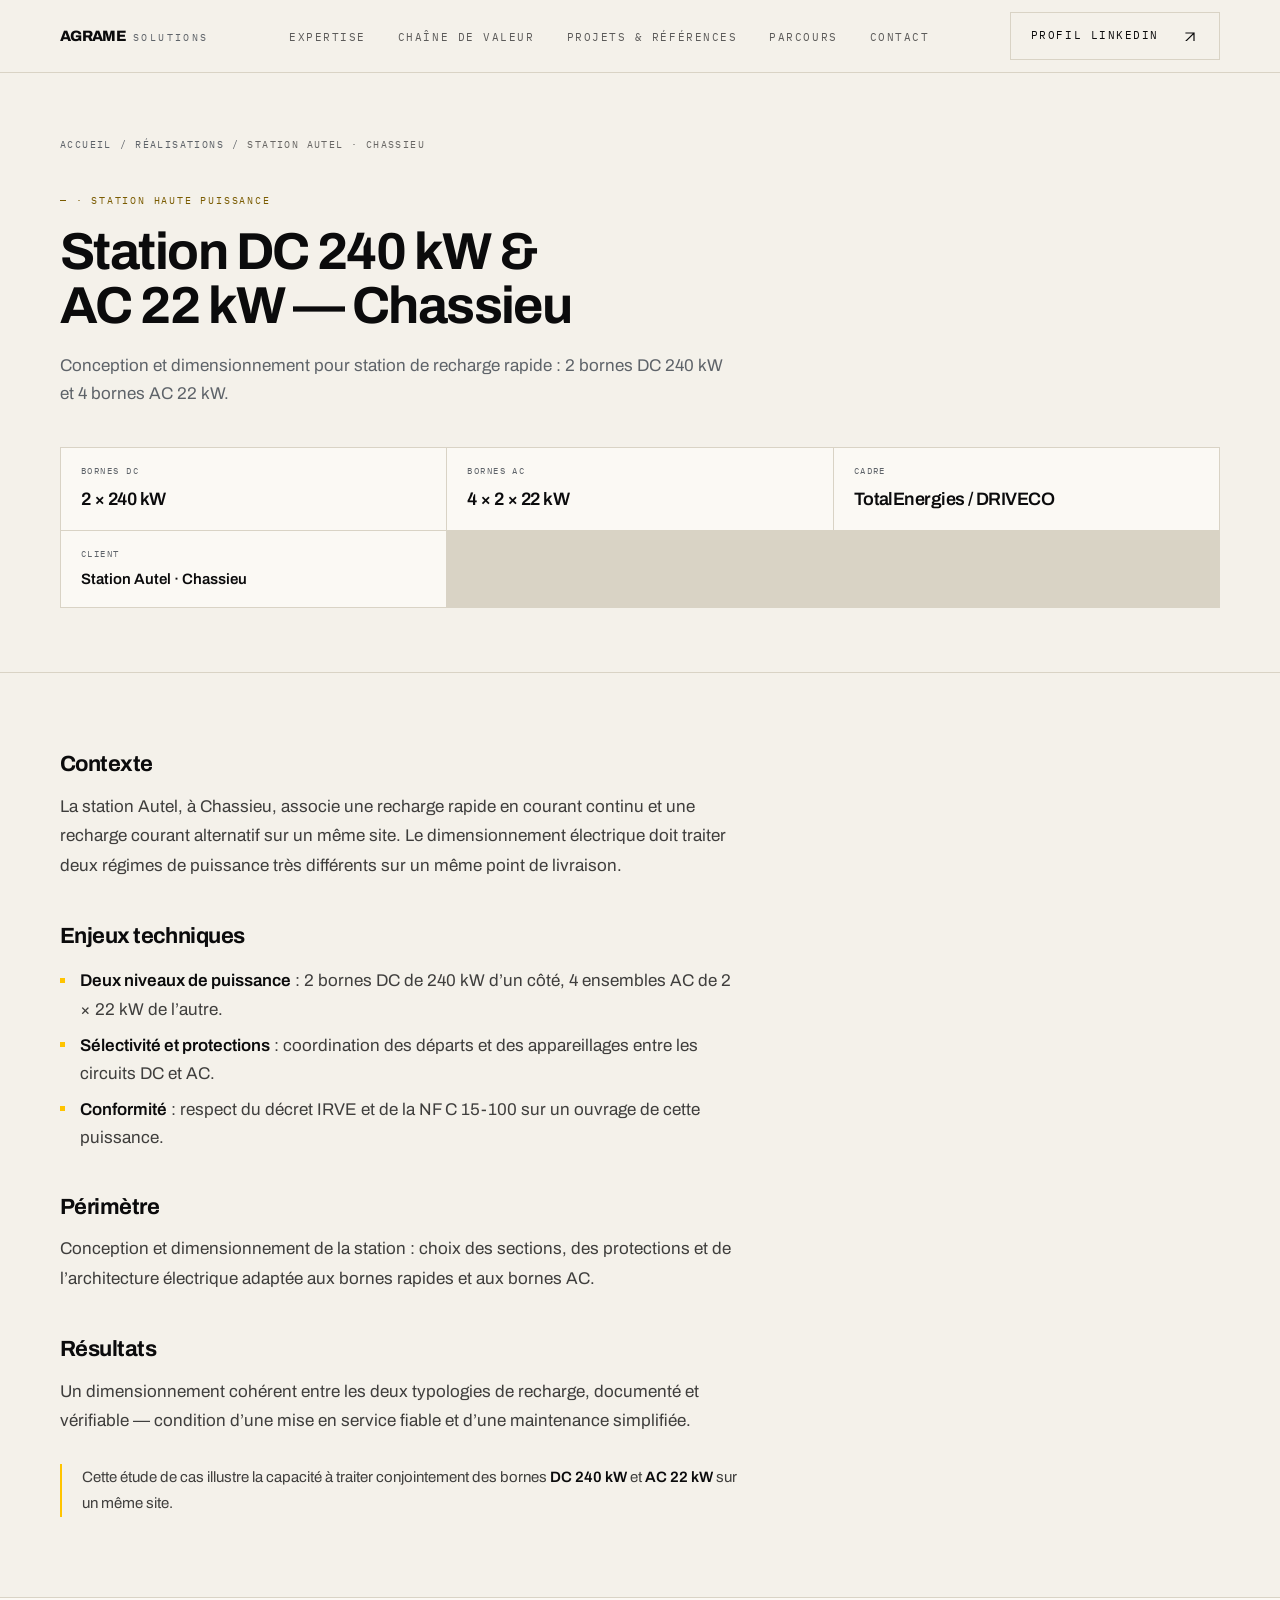
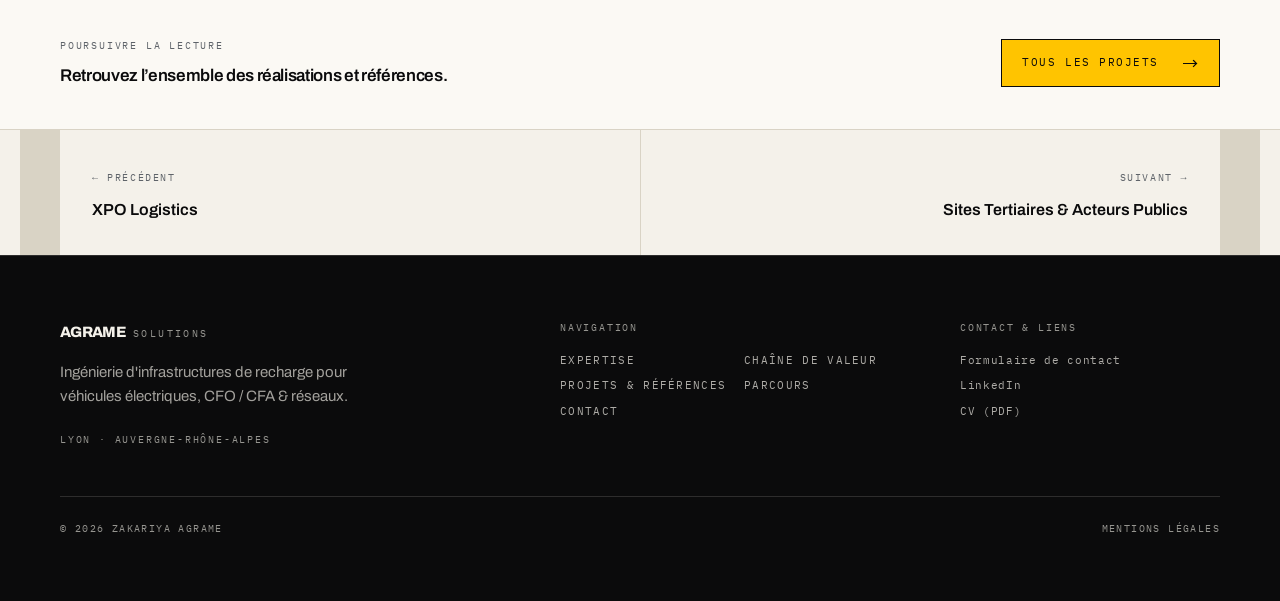
<file: projets/totalenergies-autel-chassieu/index.html>
<!DOCTYPE html><html lang="fr"><head><meta charset="utf-8"><meta name="viewport" content="width=device-width, initial-scale=1"><title>Station Autel · Chassieu — Station DC 240 kW &amp; AC 22 kW — Chassieu | AGRAME Solutions</title><meta name="description" content="Conception et dimensionnement pour station de recharge rapide : 2 bornes DC 240 kW et 4 bornes AC 22 kW."><link rel="canonical" href="https://agrame-solutions.github.io/projets/totalenergies-autel-chassieu/"><meta name="theme-color" content="#0B0B0C"><meta name="author" content="Zakariya AGRAME"><link rel="icon" href="/favicon.svg" type="image/svg+xml"><meta property="og:type" content="website"><meta property="og:locale" content="fr_FR"><meta property="og:site_name" content="AGRAME Solutions"><meta property="og:title" content="Station Autel · Chassieu — Station DC 240 kW &amp; AC 22 kW — Chassieu | AGRAME Solutions"><meta property="og:description" content="Conception et dimensionnement pour station de recharge rapide : 2 bornes DC 240 kW et 4 bornes AC 22 kW."><meta property="og:url" content="https://agrame-solutions.github.io/projets/totalenergies-autel-chassieu/"><meta property="og:image" content="https://agrame-solutions.github.io/og-image.png"><meta property="og:image:width" content="1200"><meta property="og:image:height" content="630"><meta property="og:image:alt" content="AGRAME Solutions — Ingénieur d'études &amp; expert IRVE — CFO / CFA"><meta name="twitter:card" content="summary_large_image"><meta name="twitter:title" content="Station Autel · Chassieu — Station DC 240 kW &amp; AC 22 kW — Chassieu | AGRAME Solutions"><meta name="twitter:description" content="Conception et dimensionnement pour station de recharge rapide : 2 bornes DC 240 kW et 4 bornes AC 22 kW."><meta name="twitter:image" content="https://agrame-solutions.github.io/og-image.png"><script type="application/ld+json">{"@context":"https://schema.org","@graph":[{"@type":"Person","@id":"https://agrame-solutions.github.io#person","name":"Zakariya AGRAME","jobTitle":"Ingénieur d'études & expert IRVE — CFO / CFA","url":"https://agrame-solutions.github.io/projets/totalenergies-autel-chassieu/","sameAs":["https://www.linkedin.com/in/zagrame"],"address":{"@type":"PostalAddress","addressLocality":"Lyon","addressRegion":"Auvergne-Rhône-Alpes","addressCountry":"FR"},"knowsAbout":["Infrastructures de recharge pour véhicules électriques","IRVE","Courants forts","Courants faibles","NF C 15-100","Postes HT/BT","Appels d’offres"],"alumniOf":[{"@type":"CollegeOrUniversity","name":"Université Jean Monnet — IUT de Roanne"},{"@type":"CollegeOrUniversity","name":"ENSAM Casablanca"}]},{"@type":"ProfessionalService","@id":"https://agrame-solutions.github.io#service","name":"AGRAME Solutions","description":"Conception et dimensionnement pour station de recharge rapide : 2 bornes DC 240 kW et 4 bornes AC 22 kW.","url":"https://agrame-solutions.github.io/projets/totalenergies-autel-chassieu/","areaServed":{"@type":"AdministrativeArea","name":"Auvergne-Rhône-Alpes"},"founder":{"@id":"https://agrame-solutions.github.io#person"},"knowsLanguage":["fr","en"]}]}</script><script>document.documentElement.classList.add('js');</script><link rel="stylesheet" href="/_astro/Footer.m2gCH-0L.css"></head><body><a class="skip-link" href="#contenu">Aller au contenu</a><header class="sticky top-0 z-50 border-b border-line bg-paper"><div class="container-page flex h-[72px] items-center justify-between gap-6"><a href="/" class="flex items-baseline gap-2" aria-label="AGRAME Solutions — accueil"><span class="text-[15px] font-extrabold tracking-[-0.045em]">AGRAME</span><span class="font-mono text-[10px] uppercase tracking-[0.24em] text-steel">Solutions</span></a><nav aria-label="Navigation principale" class="hidden lg:block"><ul class="flex items-center gap-8"><li><a href="#expertise" class="link-underline font-mono text-[11px] uppercase tracking-[0.14em] text-ink/65 transition-colors hover:text-ink">Expertise</a></li><li><a href="#chaine-de-valeur" class="link-underline font-mono text-[11px] uppercase tracking-[0.14em] text-ink/65 transition-colors hover:text-ink">Chaîne de valeur</a></li><li><a href="#realisations" class="link-underline font-mono text-[11px] uppercase tracking-[0.14em] text-ink/65 transition-colors hover:text-ink">Projets &amp; Références</a></li><li><a href="#parcours" class="link-underline font-mono text-[11px] uppercase tracking-[0.14em] text-ink/65 transition-colors hover:text-ink">Parcours</a></li><li><a href="#contact" class="link-underline font-mono text-[11px] uppercase tracking-[0.14em] text-ink/65 transition-colors hover:text-ink">Contact</a></li></ul></nav><div class="hidden lg:block"><a href="https://www.linkedin.com/in/zagrame" target="_blank" rel="noopener noreferrer" class="group inline-flex items-center justify-between gap-6 border px-5 py-3.5 font-mono text-[11px] uppercase tracking-[0.14em] transition-colors duration-200 border-line text-ink hover:border-ink hover:bg-ink hover:text-paper"><span>Profil LinkedIn</span><svg width="16" height="9" viewBox="0 0 16 9" fill="none" aria-hidden="true" class="shrink-0"><path d="M3 1h8v8M11 1L2 10" stroke="currentColor" stroke-width="1.2" stroke-linecap="square"></path></svg></a></div><button type="button" id="nav-toggle" class="flex h-11 w-11 flex-col items-center justify-center gap-[5px] border border-line lg:hidden" aria-expanded="false" aria-controls="nav-panel" aria-label="Ouvrir le menu"><span class="block h-px w-5 bg-ink"></span><span class="block h-px w-5 bg-ink"></span><span class="block h-px w-5 bg-ink"></span></button></div><div id="nav-panel" hidden class="border-t border-line bg-paper lg:hidden"><nav aria-label="Navigation mobile" class="container-page py-6"><ul class="flex flex-col"><li class="border-b border-line/70"><a href="#expertise" data-nav-link class="flex items-baseline gap-4 py-4 text-[1.375rem] font-semibold tracking-[-0.02em]"><span class="font-mono text-[10px] tracking-[0.18em] text-steel">01</span>Expertise</a></li><li class="border-b border-line/70"><a href="#chaine-de-valeur" data-nav-link class="flex items-baseline gap-4 py-4 text-[1.375rem] font-semibold tracking-[-0.02em]"><span class="font-mono text-[10px] tracking-[0.18em] text-steel">02</span>Chaîne de valeur</a></li><li class="border-b border-line/70"><a href="#realisations" data-nav-link class="flex items-baseline gap-4 py-4 text-[1.375rem] font-semibold tracking-[-0.02em]"><span class="font-mono text-[10px] tracking-[0.18em] text-steel">03</span>Projets &amp; Références</a></li><li class="border-b border-line/70"><a href="#parcours" data-nav-link class="flex items-baseline gap-4 py-4 text-[1.375rem] font-semibold tracking-[-0.02em]"><span class="font-mono text-[10px] tracking-[0.18em] text-steel">04</span>Parcours</a></li><li class="border-b border-line/70"><a href="#contact" data-nav-link class="flex items-baseline gap-4 py-4 text-[1.375rem] font-semibold tracking-[-0.02em]"><span class="font-mono text-[10px] tracking-[0.18em] text-steel">05</span>Contact</a></li></ul><div class="mt-6"><a href="https://www.linkedin.com/in/zagrame" target="_blank" rel="noopener noreferrer" class="group inline-flex items-center justify-between gap-6 border px-5 py-3.5 font-mono text-[11px] uppercase tracking-[0.14em] transition-colors duration-200 border-line text-ink hover:border-ink hover:bg-ink hover:text-paper w-full"><span>Profil LinkedIn</span><svg width="16" height="9" viewBox="0 0 16 9" fill="none" aria-hidden="true" class="shrink-0"><path d="M3 1h8v8M11 1L2 10" stroke="currentColor" stroke-width="1.2" stroke-linecap="square"></path></svg></a></div></nav></div></header><script type="module">var e=document.getElementById(`nav-toggle`),t=document.getElementById(`nav-panel`);if(e&&t){let n=n=>{e.setAttribute(`aria-expanded`,String(n)),e.setAttribute(`aria-label`,n?`Fermer le menu`:`Ouvrir le menu`),t.hidden=!n};e.addEventListener(`click`,()=>n(e.getAttribute(`aria-expanded`)!==`true`)),t.querySelectorAll(`[data-nav-link]`).forEach(e=>{e.addEventListener(`click`,()=>n(!1))}),document.addEventListener(`keydown`,e=>{e.key===`Escape`&&n(!1)})}</script><main id="contenu"><article><header class="border-b border-line"><div class="container-page py-12 md:py-16"><nav aria-label="Fil d’Ariane" class="font-mono text-[10px] uppercase tracking-[0.14em] text-steel"><ol class="flex flex-wrap items-center gap-2"><li><a class="link-underline hover:text-ink" href="/">Accueil</a></li><li aria-hidden="true">/</li><li><a class="link-underline hover:text-ink" href="/#realisations">Réalisations</a></li><li aria-hidden="true">/</li><li aria-current="page" class="text-ink/60">Station Autel · Chassieu</li></ol></nav><p class="mt-10 font-mono text-[10px] uppercase tracking-[0.18em] text-yellow-ink">— · Station haute puissance</p><h1 class="mt-4 max-w-4xl text-[clamp(2rem,4.6vw,3.25rem)]">Station DC 240 kW &amp; AC 22 kW — Chassieu</h1><p class="mt-5 max-w-2xl text-[1.0625rem] leading-relaxed text-steel">Conception et dimensionnement pour station de recharge rapide : 2 bornes DC 240 kW et 4 bornes AC 22 kW.</p><dl class="mt-10 grid grid-cols-2 gap-px border border-line bg-line sm:grid-cols-3"><div class="bg-surface px-5 py-4"><dt class="font-mono text-[9px] uppercase tracking-[0.16em] text-steel">Bornes DC</dt><dd class="mt-1.5 text-[1.125rem] font-semibold tracking-[-0.03em]">2 × 240 kW</dd></div><div class="bg-surface px-5 py-4"><dt class="font-mono text-[9px] uppercase tracking-[0.16em] text-steel">Bornes AC</dt><dd class="mt-1.5 text-[1.125rem] font-semibold tracking-[-0.03em]">4 × 2 × 22 kW</dd></div><div class="bg-surface px-5 py-4"><dt class="font-mono text-[9px] uppercase tracking-[0.16em] text-steel">Cadre</dt><dd class="mt-1.5 text-[1.125rem] font-semibold tracking-[-0.03em]">TotalEnergies / DRIVECO</dd></div><div class="bg-surface px-5 py-4"><dt class="font-mono text-[9px] uppercase tracking-[0.16em] text-steel">Client</dt><dd class="mt-1.5 text-[0.9375rem] font-semibold">Station Autel · Chassieu</dd></div></dl></div></header><div class="container-page py-14 md:py-20"><div class="prose-agrame"><h2 id="contexte">Contexte</h2>
<p>La station Autel, à Chassieu, associe une recharge rapide en courant continu et une recharge courant alternatif sur un même site. Le dimensionnement électrique doit traiter deux régimes de puissance très différents sur un même point de livraison.</p>
<h2 id="enjeux-techniques">Enjeux techniques</h2>
<ul>
<li><strong>Deux niveaux de puissance</strong> : 2 bornes DC de 240 kW d’un côté, 4 ensembles AC de 2 × 22 kW de l’autre.</li>
<li><strong>Sélectivité et protections</strong> : coordination des départs et des appareillages entre les circuits DC et AC.</li>
<li><strong>Conformité</strong> : respect du décret IRVE et de la NF C 15-100 sur un ouvrage de cette puissance.</li>
</ul>
<h2 id="périmètre">Périmètre</h2>
<p>Conception et dimensionnement de la station : choix des sections, des protections et de l’architecture électrique adaptée aux bornes rapides et aux bornes AC.</p>
<h2 id="résultats">Résultats</h2>
<p>Un dimensionnement cohérent entre les deux typologies de recharge, documenté et vérifiable — condition d’une mise en service fiable et d’une maintenance simplifiée.</p>
<blockquote>
<p>Cette étude de cas illustre la capacité à traiter conjointement des bornes <strong>DC 240 kW</strong> et <strong>AC 22 kW</strong> sur un même site.</p>
</blockquote>
</div></div><div class="border-t border-line bg-surface"><div class="container-page flex flex-col gap-6 py-10 md:flex-row md:items-center md:justify-between"><div><p class="font-mono text-[10px] uppercase tracking-[0.18em] text-steel">Poursuivre la lecture</p><p class="mt-2 text-[1.0625rem] font-semibold tracking-[-0.02em]">Retrouvez l’ensemble des réalisations et références.</p></div><a href="/#realisations" class="group inline-flex items-center justify-between gap-6 border px-5 py-3.5 font-mono text-[11px] uppercase tracking-[0.14em] transition-colors duration-200 border-ink bg-yellow text-ink hover:bg-ink hover:text-paper"><span>Tous les projets</span><svg width="16" height="9" viewBox="0 0 16 9" fill="none" aria-hidden="true" class="shrink-0"><path d="M0 4.5h13.5M10.5 1.5l3 3-3 3" stroke="currentColor" stroke-width="1.2" stroke-linecap="square"></path></svg></a></div></div><nav aria-label="Autres réalisations" class="border-t border-line"><div class="container-page grid gap-px bg-line md:grid-cols-2"><a class="group bg-paper p-6 md:p-8" href="/projets/xpo-circontrol-44kw/"><span class="font-mono text-[10px] uppercase tracking-[0.16em] text-steel">← Précédent</span><span class="mt-2 block text-[1rem] font-semibold group-hover:underline decoration-yellow decoration-2 underline-offset-4">XPO Logistics</span></a><a class="group bg-paper p-6 text-right md:p-8" href="/projets/france-travail-la-poste/"><span class="font-mono text-[10px] uppercase tracking-[0.16em] text-steel">Suivant →</span><span class="mt-2 block text-[1rem] font-semibold group-hover:underline decoration-yellow decoration-2 underline-offset-4">Sites Tertiaires &amp; Acteurs Publics</span></a></div></nav></article></main><footer class="border-t border-paper/15 bg-ink text-paper"><div class="container-page py-14 md:py-16"><div class="grid gap-10 md:grid-cols-12"><div class="md:col-span-5"><p class="flex items-baseline gap-2"><span class="text-[15px] font-extrabold tracking-[-0.045em]">AGRAME</span><span class="font-mono text-[10px] uppercase tracking-[0.24em] text-paper/60">Solutions</span></p><p class="mt-4 max-w-xs text-[0.9375rem] leading-relaxed text-paper/65">Ingénierie d'infrastructures de recharge pour véhicules électriques, CFO / CFA & réseaux.</p><p class="mt-6 font-mono text-[10px] uppercase tracking-[0.18em] text-paper/60">Lyon · Auvergne-Rhône-Alpes</p></div><nav aria-label="Liens de pied de page" class="md:col-span-4"><p class="font-mono text-[10px] uppercase tracking-[0.18em] text-paper/60">Navigation</p><ul class="mt-4 grid grid-cols-2 gap-2 font-mono text-[11px] uppercase tracking-[0.12em]"><li><a class="link-underline text-paper/70 hover:text-paper" href="#expertise">Expertise</a></li><li><a class="link-underline text-paper/70 hover:text-paper" href="#chaine-de-valeur">Chaîne de valeur</a></li><li><a class="link-underline text-paper/70 hover:text-paper" href="#realisations">Projets & Références</a></li><li><a class="link-underline text-paper/70 hover:text-paper" href="#parcours">Parcours</a></li><li><a class="link-underline text-paper/70 hover:text-paper" href="#contact">Contact</a></li></ul></nav><div class="md:col-span-3"><p class="font-mono text-[10px] uppercase tracking-[0.18em] text-paper/60">Contact & Liens</p><ul class="mt-4 space-y-2 font-mono text-[11px] tracking-[0.06em]"><li><a class="link-underline text-paper/70 hover:text-paper" href="/#contact">Formulaire de contact</a></li><li><a class="link-underline text-paper/70 hover:text-paper" href="https://www.linkedin.com/in/zagrame" rel="noopener" target="_blank">LinkedIn</a></li><li><a class="link-underline text-paper/70 hover:text-paper" href="/cv-zakariya-agrame.pdf" download>CV (PDF)</a></li></ul></div></div><div class="mt-12 flex flex-col gap-3 border-t border-paper/15 pt-6 font-mono text-[10px] uppercase tracking-[0.14em] text-paper/60 md:flex-row md:items-center md:justify-between"><p>© 2026 Zakariya AGRAME</p><p><a class="link-underline hover:text-paper/70" href="/mentions-legales/">Mentions légales</a></p></div></div></footer><script type="module">var e=document.querySelectorAll(`[data-reveal]`);if(window.matchMedia(`(prefers-reduced-motion: reduce)`).matches||!(`IntersectionObserver`in window))e.forEach(e=>e.classList.add(`is-visible`));else{let t=new IntersectionObserver(e=>{for(let n of e)n.isIntersecting&&(n.target.classList.add(`is-visible`),t.unobserve(n.target))},{rootMargin:`0px 0px -8% 0px`,threshold:.05});e.forEach(e=>t.observe(e))}</script></body></html>
</file>
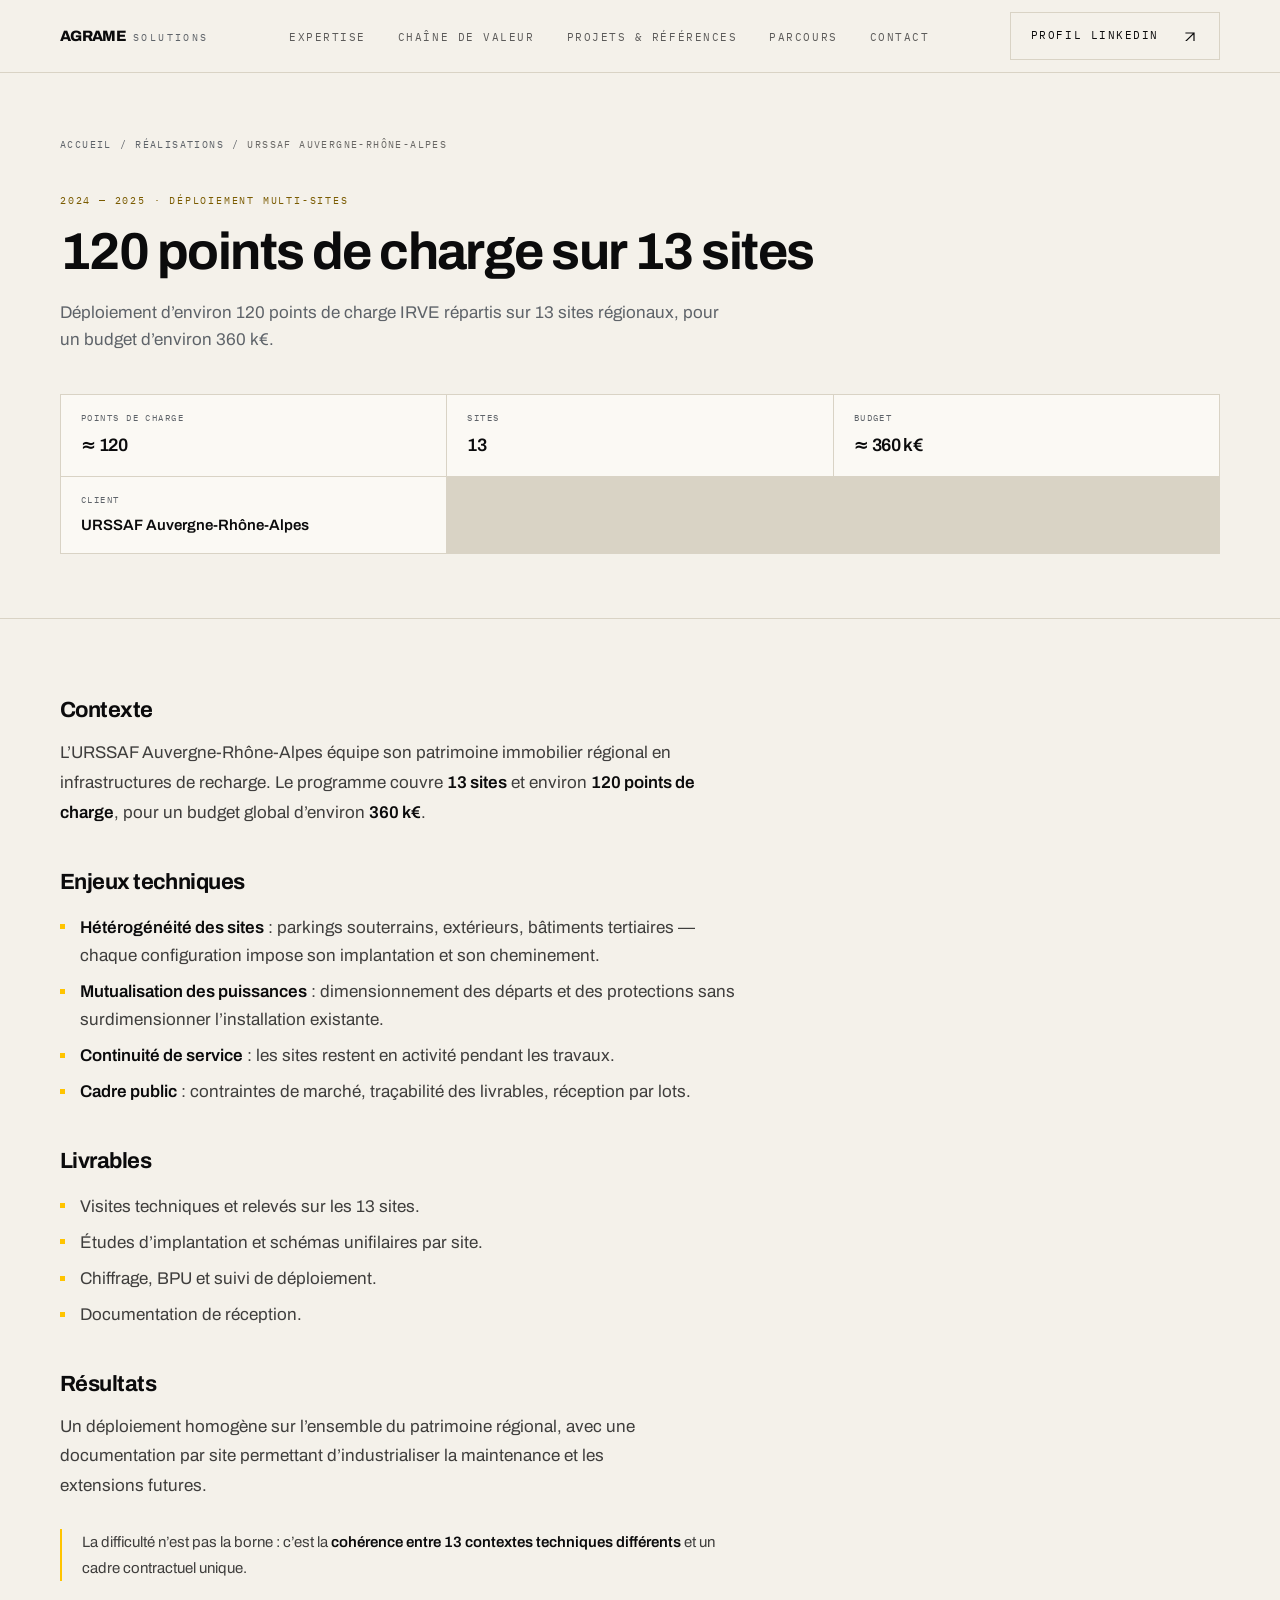
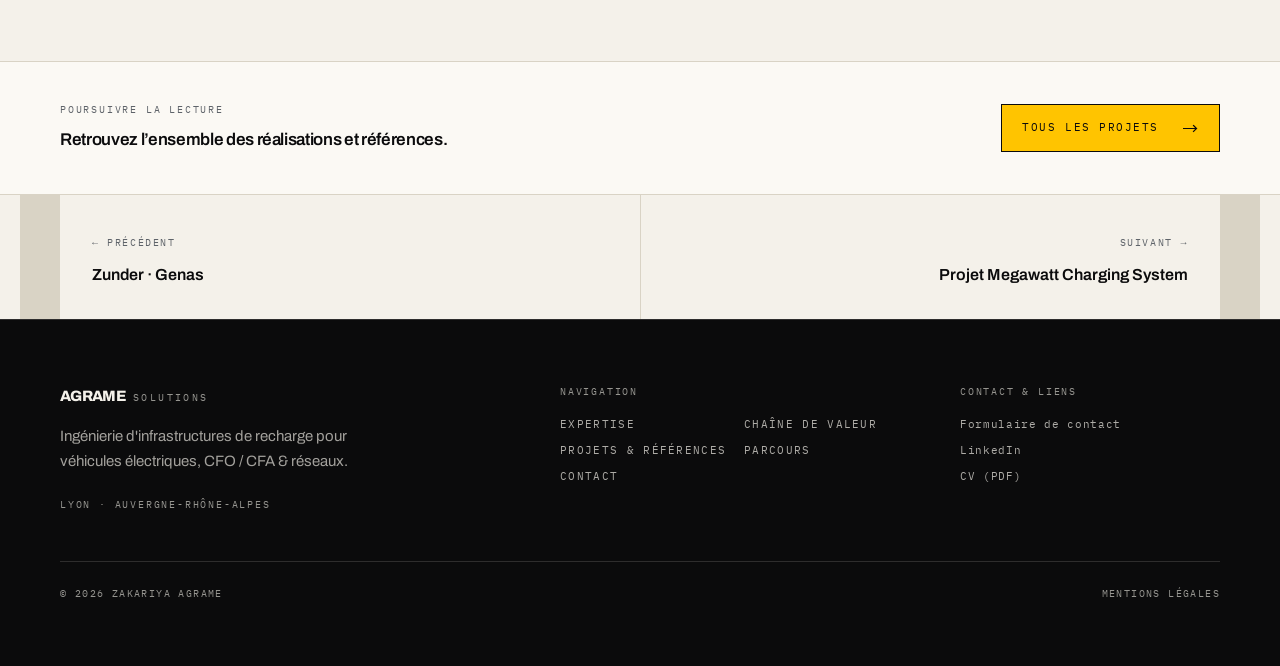
<file: projets/urssaf-aura-120-pdc/index.html>
<!DOCTYPE html><html lang="fr"><head><meta charset="utf-8"><meta name="viewport" content="width=device-width, initial-scale=1"><title>URSSAF Auvergne-Rhône-Alpes — 120 points de charge sur 13 sites | AGRAME Solutions</title><meta name="description" content="Déploiement d’environ 120 points de charge IRVE répartis sur 13 sites régionaux, pour un budget d’environ 360 k€."><link rel="canonical" href="https://agrame-solutions.github.io/projets/urssaf-aura-120-pdc/"><meta name="theme-color" content="#0B0B0C"><meta name="author" content="Zakariya AGRAME"><link rel="icon" href="/favicon.svg" type="image/svg+xml"><meta property="og:type" content="website"><meta property="og:locale" content="fr_FR"><meta property="og:site_name" content="AGRAME Solutions"><meta property="og:title" content="URSSAF Auvergne-Rhône-Alpes — 120 points de charge sur 13 sites | AGRAME Solutions"><meta property="og:description" content="Déploiement d’environ 120 points de charge IRVE répartis sur 13 sites régionaux, pour un budget d’environ 360 k€."><meta property="og:url" content="https://agrame-solutions.github.io/projets/urssaf-aura-120-pdc/"><meta property="og:image" content="https://agrame-solutions.github.io/og-image.png"><meta property="og:image:width" content="1200"><meta property="og:image:height" content="630"><meta property="og:image:alt" content="AGRAME Solutions — Ingénieur d'études &amp; expert IRVE — CFO / CFA"><meta name="twitter:card" content="summary_large_image"><meta name="twitter:title" content="URSSAF Auvergne-Rhône-Alpes — 120 points de charge sur 13 sites | AGRAME Solutions"><meta name="twitter:description" content="Déploiement d’environ 120 points de charge IRVE répartis sur 13 sites régionaux, pour un budget d’environ 360 k€."><meta name="twitter:image" content="https://agrame-solutions.github.io/og-image.png"><script type="application/ld+json">{"@context":"https://schema.org","@graph":[{"@type":"Person","@id":"https://agrame-solutions.github.io#person","name":"Zakariya AGRAME","jobTitle":"Ingénieur d'études & expert IRVE — CFO / CFA","url":"https://agrame-solutions.github.io/projets/urssaf-aura-120-pdc/","sameAs":["https://www.linkedin.com/in/zagrame"],"address":{"@type":"PostalAddress","addressLocality":"Lyon","addressRegion":"Auvergne-Rhône-Alpes","addressCountry":"FR"},"knowsAbout":["Infrastructures de recharge pour véhicules électriques","IRVE","Courants forts","Courants faibles","NF C 15-100","Postes HT/BT","Appels d’offres"],"alumniOf":[{"@type":"CollegeOrUniversity","name":"Université Jean Monnet — IUT de Roanne"},{"@type":"CollegeOrUniversity","name":"ENSAM Casablanca"}]},{"@type":"ProfessionalService","@id":"https://agrame-solutions.github.io#service","name":"AGRAME Solutions","description":"Déploiement d’environ 120 points de charge IRVE répartis sur 13 sites régionaux, pour un budget d’environ 360 k€.","url":"https://agrame-solutions.github.io/projets/urssaf-aura-120-pdc/","areaServed":{"@type":"AdministrativeArea","name":"Auvergne-Rhône-Alpes"},"founder":{"@id":"https://agrame-solutions.github.io#person"},"knowsLanguage":["fr","en"]}]}</script><script>document.documentElement.classList.add('js');</script><link rel="stylesheet" href="/_astro/Footer.m2gCH-0L.css"></head><body><a class="skip-link" href="#contenu">Aller au contenu</a><header class="sticky top-0 z-50 border-b border-line bg-paper"><div class="container-page flex h-[72px] items-center justify-between gap-6"><a href="/" class="flex items-baseline gap-2" aria-label="AGRAME Solutions — accueil"><span class="text-[15px] font-extrabold tracking-[-0.045em]">AGRAME</span><span class="font-mono text-[10px] uppercase tracking-[0.24em] text-steel">Solutions</span></a><nav aria-label="Navigation principale" class="hidden lg:block"><ul class="flex items-center gap-8"><li><a href="#expertise" class="link-underline font-mono text-[11px] uppercase tracking-[0.14em] text-ink/65 transition-colors hover:text-ink">Expertise</a></li><li><a href="#chaine-de-valeur" class="link-underline font-mono text-[11px] uppercase tracking-[0.14em] text-ink/65 transition-colors hover:text-ink">Chaîne de valeur</a></li><li><a href="#realisations" class="link-underline font-mono text-[11px] uppercase tracking-[0.14em] text-ink/65 transition-colors hover:text-ink">Projets &amp; Références</a></li><li><a href="#parcours" class="link-underline font-mono text-[11px] uppercase tracking-[0.14em] text-ink/65 transition-colors hover:text-ink">Parcours</a></li><li><a href="#contact" class="link-underline font-mono text-[11px] uppercase tracking-[0.14em] text-ink/65 transition-colors hover:text-ink">Contact</a></li></ul></nav><div class="hidden lg:block"><a href="https://www.linkedin.com/in/zagrame" target="_blank" rel="noopener noreferrer" class="group inline-flex items-center justify-between gap-6 border px-5 py-3.5 font-mono text-[11px] uppercase tracking-[0.14em] transition-colors duration-200 border-line text-ink hover:border-ink hover:bg-ink hover:text-paper"><span>Profil LinkedIn</span><svg width="16" height="9" viewBox="0 0 16 9" fill="none" aria-hidden="true" class="shrink-0"><path d="M3 1h8v8M11 1L2 10" stroke="currentColor" stroke-width="1.2" stroke-linecap="square"></path></svg></a></div><button type="button" id="nav-toggle" class="flex h-11 w-11 flex-col items-center justify-center gap-[5px] border border-line lg:hidden" aria-expanded="false" aria-controls="nav-panel" aria-label="Ouvrir le menu"><span class="block h-px w-5 bg-ink"></span><span class="block h-px w-5 bg-ink"></span><span class="block h-px w-5 bg-ink"></span></button></div><div id="nav-panel" hidden class="border-t border-line bg-paper lg:hidden"><nav aria-label="Navigation mobile" class="container-page py-6"><ul class="flex flex-col"><li class="border-b border-line/70"><a href="#expertise" data-nav-link class="flex items-baseline gap-4 py-4 text-[1.375rem] font-semibold tracking-[-0.02em]"><span class="font-mono text-[10px] tracking-[0.18em] text-steel">01</span>Expertise</a></li><li class="border-b border-line/70"><a href="#chaine-de-valeur" data-nav-link class="flex items-baseline gap-4 py-4 text-[1.375rem] font-semibold tracking-[-0.02em]"><span class="font-mono text-[10px] tracking-[0.18em] text-steel">02</span>Chaîne de valeur</a></li><li class="border-b border-line/70"><a href="#realisations" data-nav-link class="flex items-baseline gap-4 py-4 text-[1.375rem] font-semibold tracking-[-0.02em]"><span class="font-mono text-[10px] tracking-[0.18em] text-steel">03</span>Projets &amp; Références</a></li><li class="border-b border-line/70"><a href="#parcours" data-nav-link class="flex items-baseline gap-4 py-4 text-[1.375rem] font-semibold tracking-[-0.02em]"><span class="font-mono text-[10px] tracking-[0.18em] text-steel">04</span>Parcours</a></li><li class="border-b border-line/70"><a href="#contact" data-nav-link class="flex items-baseline gap-4 py-4 text-[1.375rem] font-semibold tracking-[-0.02em]"><span class="font-mono text-[10px] tracking-[0.18em] text-steel">05</span>Contact</a></li></ul><div class="mt-6"><a href="https://www.linkedin.com/in/zagrame" target="_blank" rel="noopener noreferrer" class="group inline-flex items-center justify-between gap-6 border px-5 py-3.5 font-mono text-[11px] uppercase tracking-[0.14em] transition-colors duration-200 border-line text-ink hover:border-ink hover:bg-ink hover:text-paper w-full"><span>Profil LinkedIn</span><svg width="16" height="9" viewBox="0 0 16 9" fill="none" aria-hidden="true" class="shrink-0"><path d="M3 1h8v8M11 1L2 10" stroke="currentColor" stroke-width="1.2" stroke-linecap="square"></path></svg></a></div></nav></div></header><script type="module">var e=document.getElementById(`nav-toggle`),t=document.getElementById(`nav-panel`);if(e&&t){let n=n=>{e.setAttribute(`aria-expanded`,String(n)),e.setAttribute(`aria-label`,n?`Fermer le menu`:`Ouvrir le menu`),t.hidden=!n};e.addEventListener(`click`,()=>n(e.getAttribute(`aria-expanded`)!==`true`)),t.querySelectorAll(`[data-nav-link]`).forEach(e=>{e.addEventListener(`click`,()=>n(!1))}),document.addEventListener(`keydown`,e=>{e.key===`Escape`&&n(!1)})}</script><main id="contenu"><article><header class="border-b border-line"><div class="container-page py-12 md:py-16"><nav aria-label="Fil d’Ariane" class="font-mono text-[10px] uppercase tracking-[0.14em] text-steel"><ol class="flex flex-wrap items-center gap-2"><li><a class="link-underline hover:text-ink" href="/">Accueil</a></li><li aria-hidden="true">/</li><li><a class="link-underline hover:text-ink" href="/#realisations">Réalisations</a></li><li aria-hidden="true">/</li><li aria-current="page" class="text-ink/60">URSSAF Auvergne-Rhône-Alpes</li></ol></nav><p class="mt-10 font-mono text-[10px] uppercase tracking-[0.18em] text-yellow-ink">2024 — 2025 · Déploiement multi-sites</p><h1 class="mt-4 max-w-4xl text-[clamp(2rem,4.6vw,3.25rem)]">120 points de charge sur 13 sites</h1><p class="mt-5 max-w-2xl text-[1.0625rem] leading-relaxed text-steel">Déploiement d’environ 120 points de charge IRVE répartis sur 13 sites régionaux, pour un budget d’environ 360 k€.</p><dl class="mt-10 grid grid-cols-2 gap-px border border-line bg-line sm:grid-cols-3"><div class="bg-surface px-5 py-4"><dt class="font-mono text-[9px] uppercase tracking-[0.16em] text-steel">Points de charge</dt><dd class="mt-1.5 text-[1.125rem] font-semibold tracking-[-0.03em]">≈ 120</dd></div><div class="bg-surface px-5 py-4"><dt class="font-mono text-[9px] uppercase tracking-[0.16em] text-steel">Sites</dt><dd class="mt-1.5 text-[1.125rem] font-semibold tracking-[-0.03em]">13</dd></div><div class="bg-surface px-5 py-4"><dt class="font-mono text-[9px] uppercase tracking-[0.16em] text-steel">Budget</dt><dd class="mt-1.5 text-[1.125rem] font-semibold tracking-[-0.03em]">≈ 360 k€</dd></div><div class="bg-surface px-5 py-4"><dt class="font-mono text-[9px] uppercase tracking-[0.16em] text-steel">Client</dt><dd class="mt-1.5 text-[0.9375rem] font-semibold">URSSAF Auvergne-Rhône-Alpes</dd></div></dl></div></header><div class="container-page py-14 md:py-20"><div class="prose-agrame"><h2 id="contexte">Contexte</h2>
<p>L’URSSAF Auvergne-Rhône-Alpes équipe son patrimoine immobilier régional en infrastructures de recharge. Le programme couvre <strong>13 sites</strong> et environ <strong>120 points de charge</strong>, pour un budget global d’environ <strong>360 k€</strong>.</p>
<h2 id="enjeux-techniques">Enjeux techniques</h2>
<ul>
<li><strong>Hétérogénéité des sites</strong> : parkings souterrains, extérieurs, bâtiments tertiaires — chaque configuration impose son implantation et son cheminement.</li>
<li><strong>Mutualisation des puissances</strong> : dimensionnement des départs et des protections sans surdimensionner l’installation existante.</li>
<li><strong>Continuité de service</strong> : les sites restent en activité pendant les travaux.</li>
<li><strong>Cadre public</strong> : contraintes de marché, traçabilité des livrables, réception par lots.</li>
</ul>
<h2 id="livrables">Livrables</h2>
<ul>
<li>Visites techniques et relevés sur les 13 sites.</li>
<li>Études d’implantation et schémas unifilaires par site.</li>
<li>Chiffrage, BPU et suivi de déploiement.</li>
<li>Documentation de réception.</li>
</ul>
<h2 id="résultats">Résultats</h2>
<p>Un déploiement homogène sur l’ensemble du patrimoine régional, avec une documentation par site permettant d’industrialiser la maintenance et les extensions futures.</p>
<blockquote>
<p>La difficulté n’est pas la borne : c’est la <strong>cohérence entre 13 contextes techniques différents</strong> et un cadre contractuel unique.</p>
</blockquote>
</div></div><div class="border-t border-line bg-surface"><div class="container-page flex flex-col gap-6 py-10 md:flex-row md:items-center md:justify-between"><div><p class="font-mono text-[10px] uppercase tracking-[0.18em] text-steel">Poursuivre la lecture</p><p class="mt-2 text-[1.0625rem] font-semibold tracking-[-0.02em]">Retrouvez l’ensemble des réalisations et références.</p></div><a href="/#realisations" class="group inline-flex items-center justify-between gap-6 border px-5 py-3.5 font-mono text-[11px] uppercase tracking-[0.14em] transition-colors duration-200 border-ink bg-yellow text-ink hover:bg-ink hover:text-paper"><span>Tous les projets</span><svg width="16" height="9" viewBox="0 0 16 9" fill="none" aria-hidden="true" class="shrink-0"><path d="M0 4.5h13.5M10.5 1.5l3 3-3 3" stroke="currentColor" stroke-width="1.2" stroke-linecap="square"></path></svg></a></div></div><nav aria-label="Autres réalisations" class="border-t border-line"><div class="container-page grid gap-px bg-line md:grid-cols-2"><a class="group bg-paper p-6 md:p-8" href="/projets/zunder-genas-1mw/"><span class="font-mono text-[10px] uppercase tracking-[0.16em] text-steel">← Précédent</span><span class="mt-2 block text-[1rem] font-semibold group-hover:underline decoration-yellow decoration-2 underline-offset-4">Zunder · Genas</span></a><a class="group bg-paper p-6 text-right md:p-8" href="/projets/mcs-2000-kva/"><span class="font-mono text-[10px] uppercase tracking-[0.16em] text-steel">Suivant →</span><span class="mt-2 block text-[1rem] font-semibold group-hover:underline decoration-yellow decoration-2 underline-offset-4">Projet Megawatt Charging System</span></a></div></nav></article></main><footer class="border-t border-paper/15 bg-ink text-paper"><div class="container-page py-14 md:py-16"><div class="grid gap-10 md:grid-cols-12"><div class="md:col-span-5"><p class="flex items-baseline gap-2"><span class="text-[15px] font-extrabold tracking-[-0.045em]">AGRAME</span><span class="font-mono text-[10px] uppercase tracking-[0.24em] text-paper/60">Solutions</span></p><p class="mt-4 max-w-xs text-[0.9375rem] leading-relaxed text-paper/65">Ingénierie d'infrastructures de recharge pour véhicules électriques, CFO / CFA & réseaux.</p><p class="mt-6 font-mono text-[10px] uppercase tracking-[0.18em] text-paper/60">Lyon · Auvergne-Rhône-Alpes</p></div><nav aria-label="Liens de pied de page" class="md:col-span-4"><p class="font-mono text-[10px] uppercase tracking-[0.18em] text-paper/60">Navigation</p><ul class="mt-4 grid grid-cols-2 gap-2 font-mono text-[11px] uppercase tracking-[0.12em]"><li><a class="link-underline text-paper/70 hover:text-paper" href="#expertise">Expertise</a></li><li><a class="link-underline text-paper/70 hover:text-paper" href="#chaine-de-valeur">Chaîne de valeur</a></li><li><a class="link-underline text-paper/70 hover:text-paper" href="#realisations">Projets & Références</a></li><li><a class="link-underline text-paper/70 hover:text-paper" href="#parcours">Parcours</a></li><li><a class="link-underline text-paper/70 hover:text-paper" href="#contact">Contact</a></li></ul></nav><div class="md:col-span-3"><p class="font-mono text-[10px] uppercase tracking-[0.18em] text-paper/60">Contact & Liens</p><ul class="mt-4 space-y-2 font-mono text-[11px] tracking-[0.06em]"><li><a class="link-underline text-paper/70 hover:text-paper" href="/#contact">Formulaire de contact</a></li><li><a class="link-underline text-paper/70 hover:text-paper" href="https://www.linkedin.com/in/zagrame" rel="noopener" target="_blank">LinkedIn</a></li><li><a class="link-underline text-paper/70 hover:text-paper" href="/cv-zakariya-agrame.pdf" download>CV (PDF)</a></li></ul></div></div><div class="mt-12 flex flex-col gap-3 border-t border-paper/15 pt-6 font-mono text-[10px] uppercase tracking-[0.14em] text-paper/60 md:flex-row md:items-center md:justify-between"><p>© 2026 Zakariya AGRAME</p><p><a class="link-underline hover:text-paper/70" href="/mentions-legales/">Mentions légales</a></p></div></div></footer><script type="module">var e=document.querySelectorAll(`[data-reveal]`);if(window.matchMedia(`(prefers-reduced-motion: reduce)`).matches||!(`IntersectionObserver`in window))e.forEach(e=>e.classList.add(`is-visible`));else{let t=new IntersectionObserver(e=>{for(let n of e)n.isIntersecting&&(n.target.classList.add(`is-visible`),t.unobserve(n.target))},{rootMargin:`0px 0px -8% 0px`,threshold:.05});e.forEach(e=>t.observe(e))}</script></body></html>
</file>
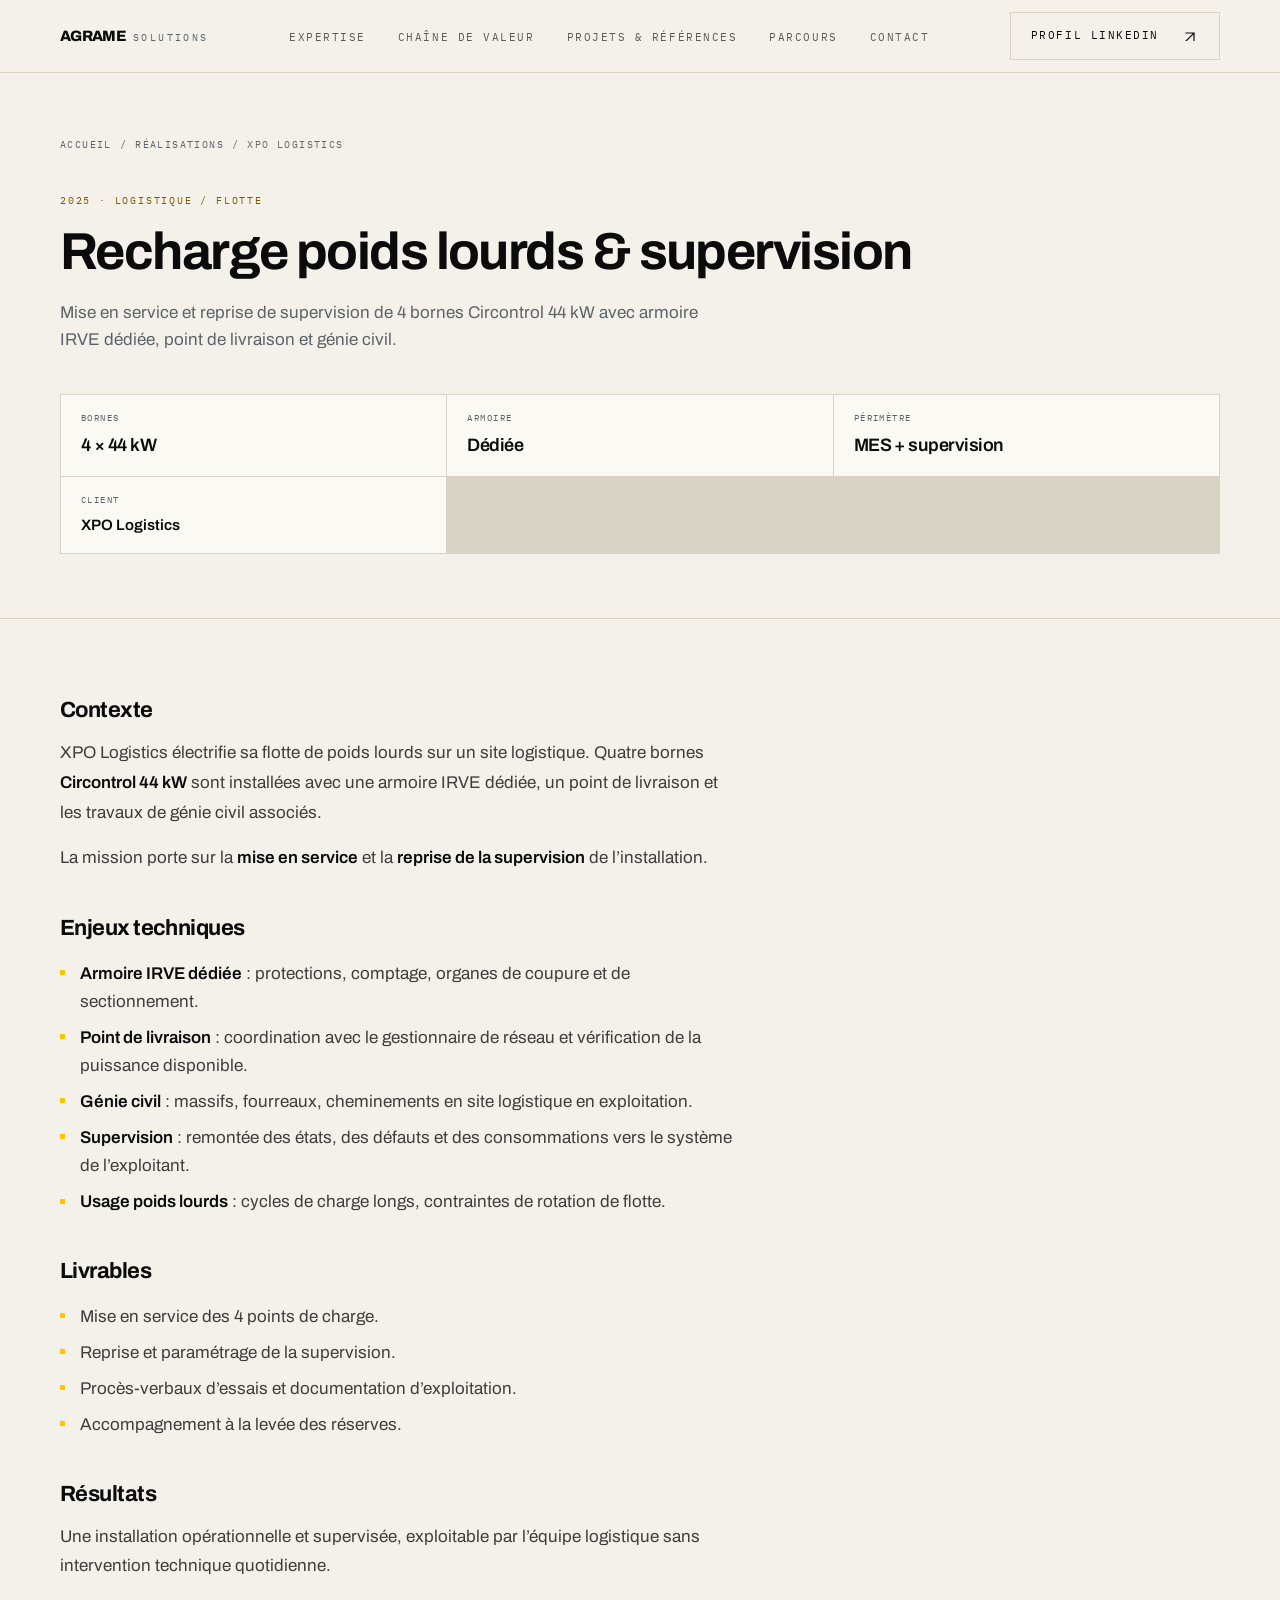
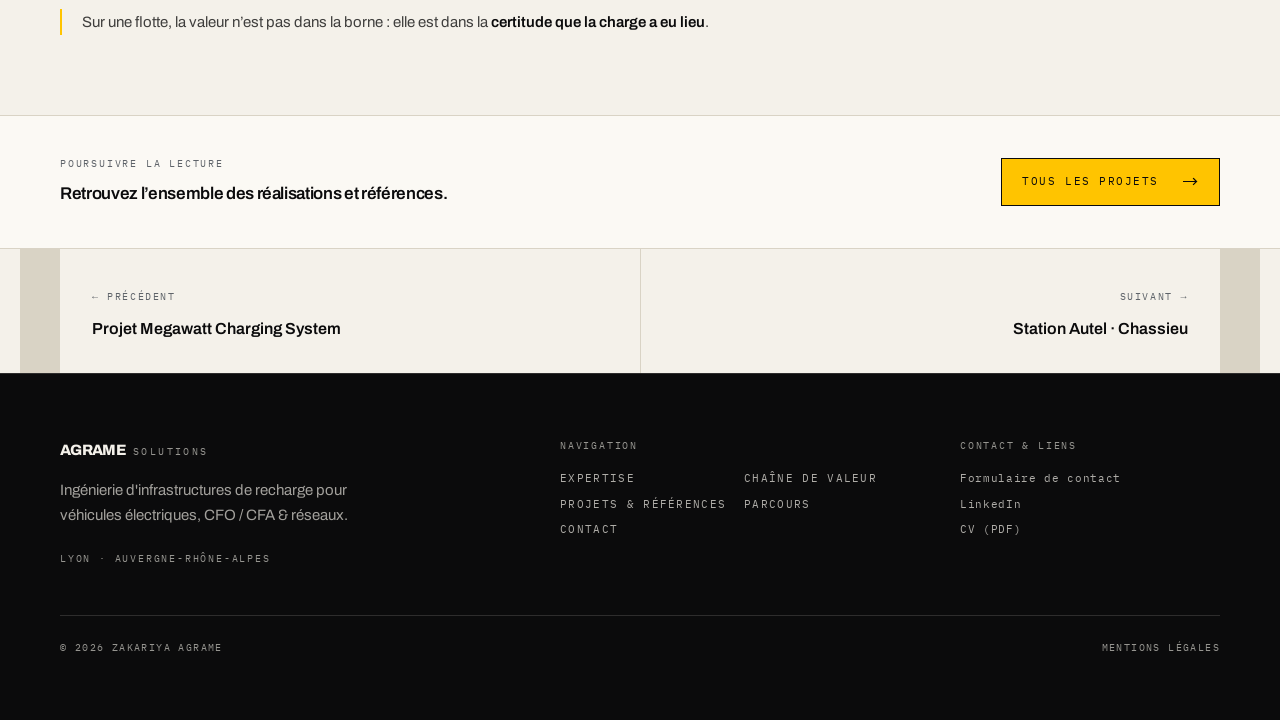
<file: projets/xpo-circontrol-44kw/index.html>
<!DOCTYPE html><html lang="fr"><head><meta charset="utf-8"><meta name="viewport" content="width=device-width, initial-scale=1"><title>XPO Logistics — Recharge poids lourds &amp; supervision | AGRAME Solutions</title><meta name="description" content="Mise en service et reprise de supervision de 4 bornes Circontrol 44 kW avec armoire IRVE dédiée, point de livraison et génie civil."><link rel="canonical" href="https://agrame-solutions.github.io/projets/xpo-circontrol-44kw/"><meta name="theme-color" content="#0B0B0C"><meta name="author" content="Zakariya AGRAME"><link rel="icon" href="/favicon.svg" type="image/svg+xml"><meta property="og:type" content="website"><meta property="og:locale" content="fr_FR"><meta property="og:site_name" content="AGRAME Solutions"><meta property="og:title" content="XPO Logistics — Recharge poids lourds &amp; supervision | AGRAME Solutions"><meta property="og:description" content="Mise en service et reprise de supervision de 4 bornes Circontrol 44 kW avec armoire IRVE dédiée, point de livraison et génie civil."><meta property="og:url" content="https://agrame-solutions.github.io/projets/xpo-circontrol-44kw/"><meta property="og:image" content="https://agrame-solutions.github.io/og-image.png"><meta property="og:image:width" content="1200"><meta property="og:image:height" content="630"><meta property="og:image:alt" content="AGRAME Solutions — Ingénieur d'études &amp; expert IRVE — CFO / CFA"><meta name="twitter:card" content="summary_large_image"><meta name="twitter:title" content="XPO Logistics — Recharge poids lourds &amp; supervision | AGRAME Solutions"><meta name="twitter:description" content="Mise en service et reprise de supervision de 4 bornes Circontrol 44 kW avec armoire IRVE dédiée, point de livraison et génie civil."><meta name="twitter:image" content="https://agrame-solutions.github.io/og-image.png"><script type="application/ld+json">{"@context":"https://schema.org","@graph":[{"@type":"Person","@id":"https://agrame-solutions.github.io#person","name":"Zakariya AGRAME","jobTitle":"Ingénieur d'études & expert IRVE — CFO / CFA","url":"https://agrame-solutions.github.io/projets/xpo-circontrol-44kw/","sameAs":["https://www.linkedin.com/in/zagrame"],"address":{"@type":"PostalAddress","addressLocality":"Lyon","addressRegion":"Auvergne-Rhône-Alpes","addressCountry":"FR"},"knowsAbout":["Infrastructures de recharge pour véhicules électriques","IRVE","Courants forts","Courants faibles","NF C 15-100","Postes HT/BT","Appels d’offres"],"alumniOf":[{"@type":"CollegeOrUniversity","name":"Université Jean Monnet — IUT de Roanne"},{"@type":"CollegeOrUniversity","name":"ENSAM Casablanca"}]},{"@type":"ProfessionalService","@id":"https://agrame-solutions.github.io#service","name":"AGRAME Solutions","description":"Mise en service et reprise de supervision de 4 bornes Circontrol 44 kW avec armoire IRVE dédiée, point de livraison et génie civil.","url":"https://agrame-solutions.github.io/projets/xpo-circontrol-44kw/","areaServed":{"@type":"AdministrativeArea","name":"Auvergne-Rhône-Alpes"},"founder":{"@id":"https://agrame-solutions.github.io#person"},"knowsLanguage":["fr","en"]}]}</script><script>document.documentElement.classList.add('js');</script><link rel="stylesheet" href="/_astro/Footer.m2gCH-0L.css"></head><body><a class="skip-link" href="#contenu">Aller au contenu</a><header class="sticky top-0 z-50 border-b border-line bg-paper"><div class="container-page flex h-[72px] items-center justify-between gap-6"><a href="/" class="flex items-baseline gap-2" aria-label="AGRAME Solutions — accueil"><span class="text-[15px] font-extrabold tracking-[-0.045em]">AGRAME</span><span class="font-mono text-[10px] uppercase tracking-[0.24em] text-steel">Solutions</span></a><nav aria-label="Navigation principale" class="hidden lg:block"><ul class="flex items-center gap-8"><li><a href="#expertise" class="link-underline font-mono text-[11px] uppercase tracking-[0.14em] text-ink/65 transition-colors hover:text-ink">Expertise</a></li><li><a href="#chaine-de-valeur" class="link-underline font-mono text-[11px] uppercase tracking-[0.14em] text-ink/65 transition-colors hover:text-ink">Chaîne de valeur</a></li><li><a href="#realisations" class="link-underline font-mono text-[11px] uppercase tracking-[0.14em] text-ink/65 transition-colors hover:text-ink">Projets &amp; Références</a></li><li><a href="#parcours" class="link-underline font-mono text-[11px] uppercase tracking-[0.14em] text-ink/65 transition-colors hover:text-ink">Parcours</a></li><li><a href="#contact" class="link-underline font-mono text-[11px] uppercase tracking-[0.14em] text-ink/65 transition-colors hover:text-ink">Contact</a></li></ul></nav><div class="hidden lg:block"><a href="https://www.linkedin.com/in/zagrame" target="_blank" rel="noopener noreferrer" class="group inline-flex items-center justify-between gap-6 border px-5 py-3.5 font-mono text-[11px] uppercase tracking-[0.14em] transition-colors duration-200 border-line text-ink hover:border-ink hover:bg-ink hover:text-paper"><span>Profil LinkedIn</span><svg width="16" height="9" viewBox="0 0 16 9" fill="none" aria-hidden="true" class="shrink-0"><path d="M3 1h8v8M11 1L2 10" stroke="currentColor" stroke-width="1.2" stroke-linecap="square"></path></svg></a></div><button type="button" id="nav-toggle" class="flex h-11 w-11 flex-col items-center justify-center gap-[5px] border border-line lg:hidden" aria-expanded="false" aria-controls="nav-panel" aria-label="Ouvrir le menu"><span class="block h-px w-5 bg-ink"></span><span class="block h-px w-5 bg-ink"></span><span class="block h-px w-5 bg-ink"></span></button></div><div id="nav-panel" hidden class="border-t border-line bg-paper lg:hidden"><nav aria-label="Navigation mobile" class="container-page py-6"><ul class="flex flex-col"><li class="border-b border-line/70"><a href="#expertise" data-nav-link class="flex items-baseline gap-4 py-4 text-[1.375rem] font-semibold tracking-[-0.02em]"><span class="font-mono text-[10px] tracking-[0.18em] text-steel">01</span>Expertise</a></li><li class="border-b border-line/70"><a href="#chaine-de-valeur" data-nav-link class="flex items-baseline gap-4 py-4 text-[1.375rem] font-semibold tracking-[-0.02em]"><span class="font-mono text-[10px] tracking-[0.18em] text-steel">02</span>Chaîne de valeur</a></li><li class="border-b border-line/70"><a href="#realisations" data-nav-link class="flex items-baseline gap-4 py-4 text-[1.375rem] font-semibold tracking-[-0.02em]"><span class="font-mono text-[10px] tracking-[0.18em] text-steel">03</span>Projets &amp; Références</a></li><li class="border-b border-line/70"><a href="#parcours" data-nav-link class="flex items-baseline gap-4 py-4 text-[1.375rem] font-semibold tracking-[-0.02em]"><span class="font-mono text-[10px] tracking-[0.18em] text-steel">04</span>Parcours</a></li><li class="border-b border-line/70"><a href="#contact" data-nav-link class="flex items-baseline gap-4 py-4 text-[1.375rem] font-semibold tracking-[-0.02em]"><span class="font-mono text-[10px] tracking-[0.18em] text-steel">05</span>Contact</a></li></ul><div class="mt-6"><a href="https://www.linkedin.com/in/zagrame" target="_blank" rel="noopener noreferrer" class="group inline-flex items-center justify-between gap-6 border px-5 py-3.5 font-mono text-[11px] uppercase tracking-[0.14em] transition-colors duration-200 border-line text-ink hover:border-ink hover:bg-ink hover:text-paper w-full"><span>Profil LinkedIn</span><svg width="16" height="9" viewBox="0 0 16 9" fill="none" aria-hidden="true" class="shrink-0"><path d="M3 1h8v8M11 1L2 10" stroke="currentColor" stroke-width="1.2" stroke-linecap="square"></path></svg></a></div></nav></div></header><script type="module">var e=document.getElementById(`nav-toggle`),t=document.getElementById(`nav-panel`);if(e&&t){let n=n=>{e.setAttribute(`aria-expanded`,String(n)),e.setAttribute(`aria-label`,n?`Fermer le menu`:`Ouvrir le menu`),t.hidden=!n};e.addEventListener(`click`,()=>n(e.getAttribute(`aria-expanded`)!==`true`)),t.querySelectorAll(`[data-nav-link]`).forEach(e=>{e.addEventListener(`click`,()=>n(!1))}),document.addEventListener(`keydown`,e=>{e.key===`Escape`&&n(!1)})}</script><main id="contenu"><article><header class="border-b border-line"><div class="container-page py-12 md:py-16"><nav aria-label="Fil d’Ariane" class="font-mono text-[10px] uppercase tracking-[0.14em] text-steel"><ol class="flex flex-wrap items-center gap-2"><li><a class="link-underline hover:text-ink" href="/">Accueil</a></li><li aria-hidden="true">/</li><li><a class="link-underline hover:text-ink" href="/#realisations">Réalisations</a></li><li aria-hidden="true">/</li><li aria-current="page" class="text-ink/60">XPO Logistics</li></ol></nav><p class="mt-10 font-mono text-[10px] uppercase tracking-[0.18em] text-yellow-ink">2025 · Logistique / flotte</p><h1 class="mt-4 max-w-4xl text-[clamp(2rem,4.6vw,3.25rem)]">Recharge poids lourds &amp; supervision</h1><p class="mt-5 max-w-2xl text-[1.0625rem] leading-relaxed text-steel">Mise en service et reprise de supervision de 4 bornes Circontrol 44 kW avec armoire IRVE dédiée, point de livraison et génie civil.</p><dl class="mt-10 grid grid-cols-2 gap-px border border-line bg-line sm:grid-cols-3"><div class="bg-surface px-5 py-4"><dt class="font-mono text-[9px] uppercase tracking-[0.16em] text-steel">Bornes</dt><dd class="mt-1.5 text-[1.125rem] font-semibold tracking-[-0.03em]">4 × 44 kW</dd></div><div class="bg-surface px-5 py-4"><dt class="font-mono text-[9px] uppercase tracking-[0.16em] text-steel">Armoire</dt><dd class="mt-1.5 text-[1.125rem] font-semibold tracking-[-0.03em]">Dédiée</dd></div><div class="bg-surface px-5 py-4"><dt class="font-mono text-[9px] uppercase tracking-[0.16em] text-steel">Périmètre</dt><dd class="mt-1.5 text-[1.125rem] font-semibold tracking-[-0.03em]">MES + supervision</dd></div><div class="bg-surface px-5 py-4"><dt class="font-mono text-[9px] uppercase tracking-[0.16em] text-steel">Client</dt><dd class="mt-1.5 text-[0.9375rem] font-semibold">XPO Logistics</dd></div></dl></div></header><div class="container-page py-14 md:py-20"><div class="prose-agrame"><h2 id="contexte">Contexte</h2>
<p>XPO Logistics électrifie sa flotte de poids lourds sur un site logistique. Quatre bornes <strong>Circontrol 44 kW</strong> sont installées avec une armoire IRVE dédiée, un point de livraison et les travaux de génie civil associés.</p>
<p>La mission porte sur la <strong>mise en service</strong> et la <strong>reprise de la supervision</strong> de l’installation.</p>
<h2 id="enjeux-techniques">Enjeux techniques</h2>
<ul>
<li><strong>Armoire IRVE dédiée</strong> : protections, comptage, organes de coupure et de sectionnement.</li>
<li><strong>Point de livraison</strong> : coordination avec le gestionnaire de réseau et vérification de la puissance disponible.</li>
<li><strong>Génie civil</strong> : massifs, fourreaux, cheminements en site logistique en exploitation.</li>
<li><strong>Supervision</strong> : remontée des états, des défauts et des consommations vers le système de l’exploitant.</li>
<li><strong>Usage poids lourds</strong> : cycles de charge longs, contraintes de rotation de flotte.</li>
</ul>
<h2 id="livrables">Livrables</h2>
<ul>
<li>Mise en service des 4 points de charge.</li>
<li>Reprise et paramétrage de la supervision.</li>
<li>Procès-verbaux d’essais et documentation d’exploitation.</li>
<li>Accompagnement à la levée des réserves.</li>
</ul>
<h2 id="résultats">Résultats</h2>
<p>Une installation opérationnelle et supervisée, exploitable par l’équipe logistique sans intervention technique quotidienne.</p>
<blockquote>
<p>Sur une flotte, la valeur n’est pas dans la borne : elle est dans la <strong>certitude que la charge a eu lieu</strong>.</p>
</blockquote>
</div></div><div class="border-t border-line bg-surface"><div class="container-page flex flex-col gap-6 py-10 md:flex-row md:items-center md:justify-between"><div><p class="font-mono text-[10px] uppercase tracking-[0.18em] text-steel">Poursuivre la lecture</p><p class="mt-2 text-[1.0625rem] font-semibold tracking-[-0.02em]">Retrouvez l’ensemble des réalisations et références.</p></div><a href="/#realisations" class="group inline-flex items-center justify-between gap-6 border px-5 py-3.5 font-mono text-[11px] uppercase tracking-[0.14em] transition-colors duration-200 border-ink bg-yellow text-ink hover:bg-ink hover:text-paper"><span>Tous les projets</span><svg width="16" height="9" viewBox="0 0 16 9" fill="none" aria-hidden="true" class="shrink-0"><path d="M0 4.5h13.5M10.5 1.5l3 3-3 3" stroke="currentColor" stroke-width="1.2" stroke-linecap="square"></path></svg></a></div></div><nav aria-label="Autres réalisations" class="border-t border-line"><div class="container-page grid gap-px bg-line md:grid-cols-2"><a class="group bg-paper p-6 md:p-8" href="/projets/mcs-2000-kva/"><span class="font-mono text-[10px] uppercase tracking-[0.16em] text-steel">← Précédent</span><span class="mt-2 block text-[1rem] font-semibold group-hover:underline decoration-yellow decoration-2 underline-offset-4">Projet Megawatt Charging System</span></a><a class="group bg-paper p-6 text-right md:p-8" href="/projets/totalenergies-autel-chassieu/"><span class="font-mono text-[10px] uppercase tracking-[0.16em] text-steel">Suivant →</span><span class="mt-2 block text-[1rem] font-semibold group-hover:underline decoration-yellow decoration-2 underline-offset-4">Station Autel · Chassieu</span></a></div></nav></article></main><footer class="border-t border-paper/15 bg-ink text-paper"><div class="container-page py-14 md:py-16"><div class="grid gap-10 md:grid-cols-12"><div class="md:col-span-5"><p class="flex items-baseline gap-2"><span class="text-[15px] font-extrabold tracking-[-0.045em]">AGRAME</span><span class="font-mono text-[10px] uppercase tracking-[0.24em] text-paper/60">Solutions</span></p><p class="mt-4 max-w-xs text-[0.9375rem] leading-relaxed text-paper/65">Ingénierie d'infrastructures de recharge pour véhicules électriques, CFO / CFA & réseaux.</p><p class="mt-6 font-mono text-[10px] uppercase tracking-[0.18em] text-paper/60">Lyon · Auvergne-Rhône-Alpes</p></div><nav aria-label="Liens de pied de page" class="md:col-span-4"><p class="font-mono text-[10px] uppercase tracking-[0.18em] text-paper/60">Navigation</p><ul class="mt-4 grid grid-cols-2 gap-2 font-mono text-[11px] uppercase tracking-[0.12em]"><li><a class="link-underline text-paper/70 hover:text-paper" href="#expertise">Expertise</a></li><li><a class="link-underline text-paper/70 hover:text-paper" href="#chaine-de-valeur">Chaîne de valeur</a></li><li><a class="link-underline text-paper/70 hover:text-paper" href="#realisations">Projets & Références</a></li><li><a class="link-underline text-paper/70 hover:text-paper" href="#parcours">Parcours</a></li><li><a class="link-underline text-paper/70 hover:text-paper" href="#contact">Contact</a></li></ul></nav><div class="md:col-span-3"><p class="font-mono text-[10px] uppercase tracking-[0.18em] text-paper/60">Contact & Liens</p><ul class="mt-4 space-y-2 font-mono text-[11px] tracking-[0.06em]"><li><a class="link-underline text-paper/70 hover:text-paper" href="/#contact">Formulaire de contact</a></li><li><a class="link-underline text-paper/70 hover:text-paper" href="https://www.linkedin.com/in/zagrame" rel="noopener" target="_blank">LinkedIn</a></li><li><a class="link-underline text-paper/70 hover:text-paper" href="/cv-zakariya-agrame.pdf" download>CV (PDF)</a></li></ul></div></div><div class="mt-12 flex flex-col gap-3 border-t border-paper/15 pt-6 font-mono text-[10px] uppercase tracking-[0.14em] text-paper/60 md:flex-row md:items-center md:justify-between"><p>© 2026 Zakariya AGRAME</p><p><a class="link-underline hover:text-paper/70" href="/mentions-legales/">Mentions légales</a></p></div></div></footer><script type="module">var e=document.querySelectorAll(`[data-reveal]`);if(window.matchMedia(`(prefers-reduced-motion: reduce)`).matches||!(`IntersectionObserver`in window))e.forEach(e=>e.classList.add(`is-visible`));else{let t=new IntersectionObserver(e=>{for(let n of e)n.isIntersecting&&(n.target.classList.add(`is-visible`),t.unobserve(n.target))},{rootMargin:`0px 0px -8% 0px`,threshold:.05});e.forEach(e=>t.observe(e))}</script></body></html>
</file>
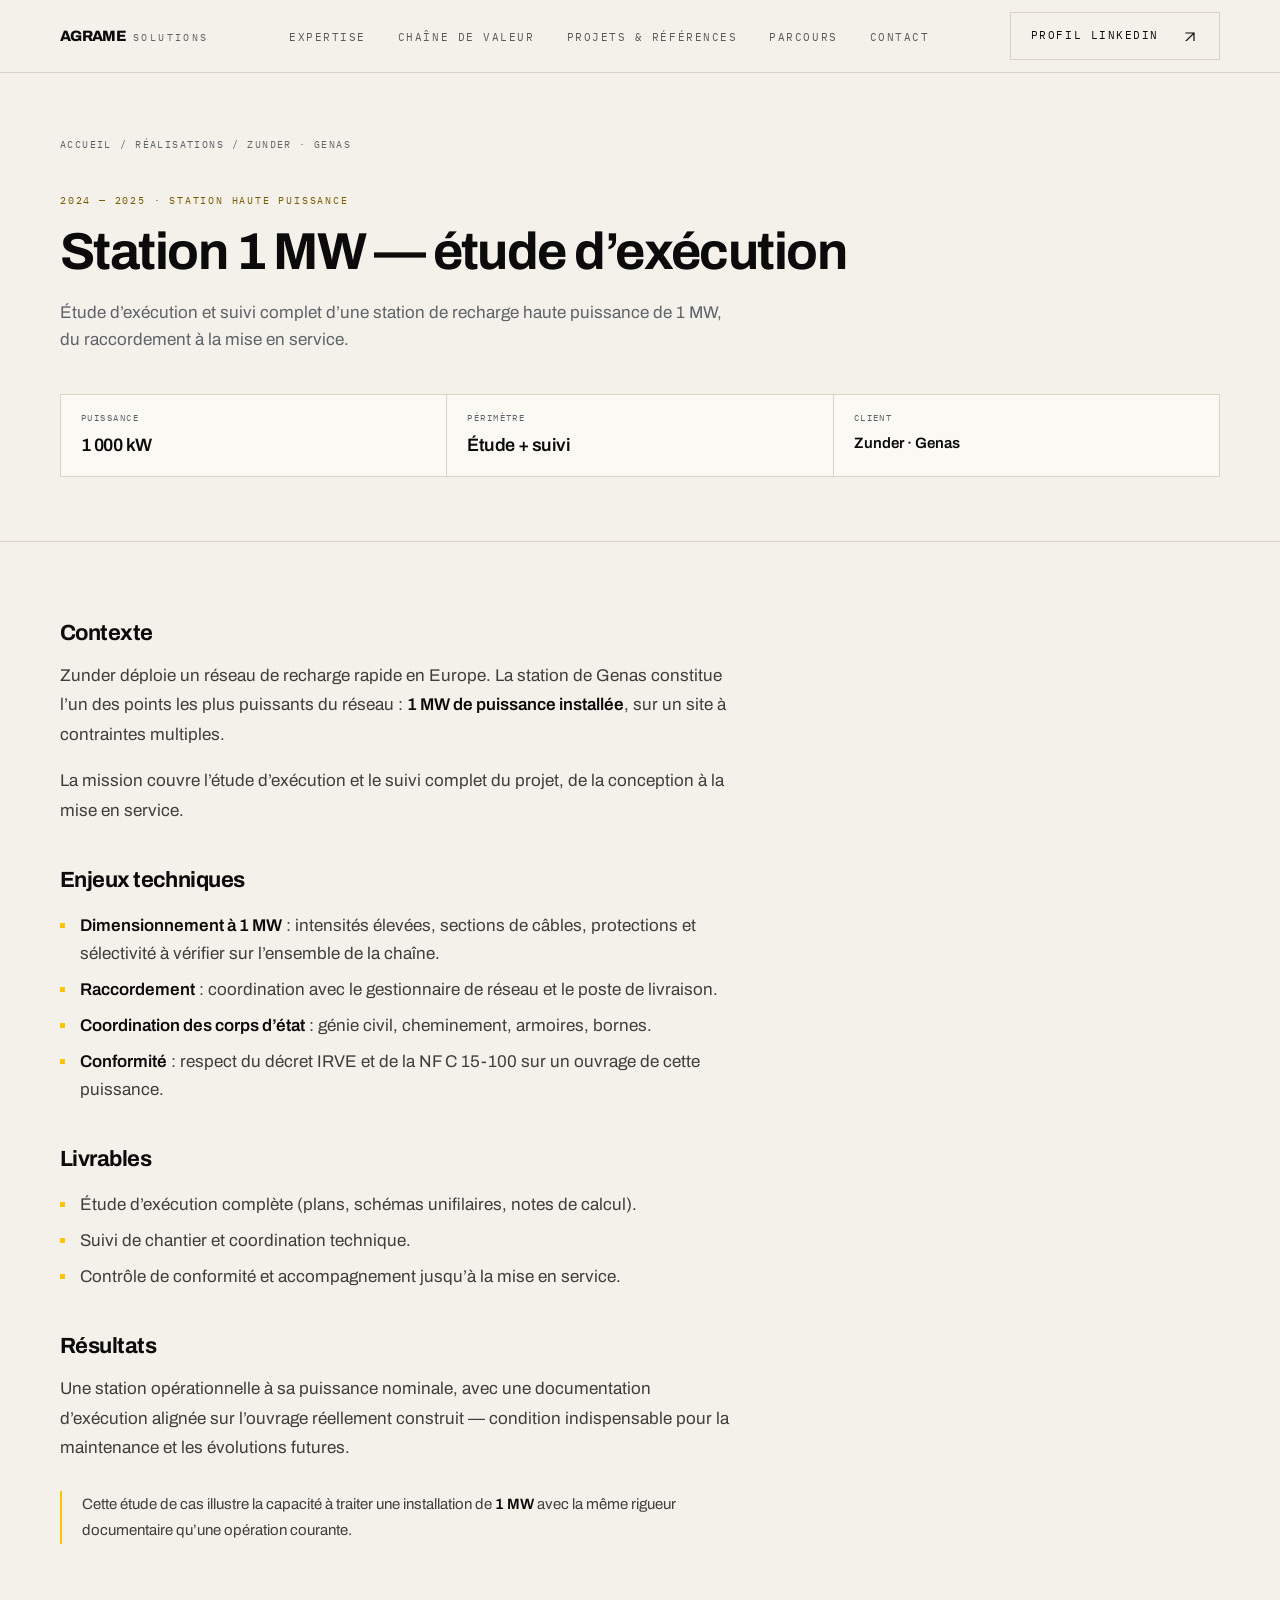
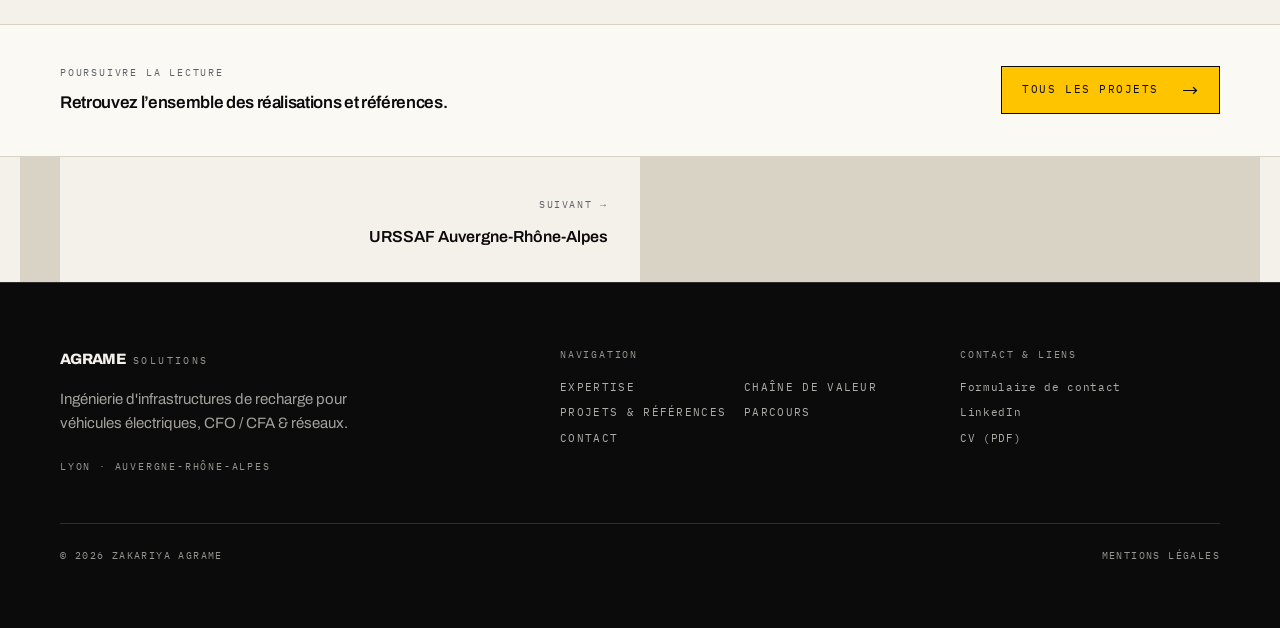
<file: projets/zunder-genas-1mw/index.html>
<!DOCTYPE html><html lang="fr"><head><meta charset="utf-8"><meta name="viewport" content="width=device-width, initial-scale=1"><title>Zunder · Genas — Station 1 MW — étude d’exécution | AGRAME Solutions</title><meta name="description" content="Étude d’exécution et suivi complet d’une station de recharge haute puissance de 1 MW, du raccordement à la mise en service."><link rel="canonical" href="https://agrame-solutions.github.io/projets/zunder-genas-1mw/"><meta name="theme-color" content="#0B0B0C"><meta name="author" content="Zakariya AGRAME"><link rel="icon" href="/favicon.svg" type="image/svg+xml"><meta property="og:type" content="website"><meta property="og:locale" content="fr_FR"><meta property="og:site_name" content="AGRAME Solutions"><meta property="og:title" content="Zunder · Genas — Station 1 MW — étude d’exécution | AGRAME Solutions"><meta property="og:description" content="Étude d’exécution et suivi complet d’une station de recharge haute puissance de 1 MW, du raccordement à la mise en service."><meta property="og:url" content="https://agrame-solutions.github.io/projets/zunder-genas-1mw/"><meta property="og:image" content="https://agrame-solutions.github.io/og-image.png"><meta property="og:image:width" content="1200"><meta property="og:image:height" content="630"><meta property="og:image:alt" content="AGRAME Solutions — Ingénieur d'études &amp; expert IRVE — CFO / CFA"><meta name="twitter:card" content="summary_large_image"><meta name="twitter:title" content="Zunder · Genas — Station 1 MW — étude d’exécution | AGRAME Solutions"><meta name="twitter:description" content="Étude d’exécution et suivi complet d’une station de recharge haute puissance de 1 MW, du raccordement à la mise en service."><meta name="twitter:image" content="https://agrame-solutions.github.io/og-image.png"><script type="application/ld+json">{"@context":"https://schema.org","@graph":[{"@type":"Person","@id":"https://agrame-solutions.github.io#person","name":"Zakariya AGRAME","jobTitle":"Ingénieur d'études & expert IRVE — CFO / CFA","url":"https://agrame-solutions.github.io/projets/zunder-genas-1mw/","sameAs":["https://www.linkedin.com/in/zagrame"],"address":{"@type":"PostalAddress","addressLocality":"Lyon","addressRegion":"Auvergne-Rhône-Alpes","addressCountry":"FR"},"knowsAbout":["Infrastructures de recharge pour véhicules électriques","IRVE","Courants forts","Courants faibles","NF C 15-100","Postes HT/BT","Appels d’offres"],"alumniOf":[{"@type":"CollegeOrUniversity","name":"Université Jean Monnet — IUT de Roanne"},{"@type":"CollegeOrUniversity","name":"ENSAM Casablanca"}]},{"@type":"ProfessionalService","@id":"https://agrame-solutions.github.io#service","name":"AGRAME Solutions","description":"Étude d’exécution et suivi complet d’une station de recharge haute puissance de 1 MW, du raccordement à la mise en service.","url":"https://agrame-solutions.github.io/projets/zunder-genas-1mw/","areaServed":{"@type":"AdministrativeArea","name":"Auvergne-Rhône-Alpes"},"founder":{"@id":"https://agrame-solutions.github.io#person"},"knowsLanguage":["fr","en"]}]}</script><script>document.documentElement.classList.add('js');</script><link rel="stylesheet" href="/_astro/Footer.m2gCH-0L.css"></head><body><a class="skip-link" href="#contenu">Aller au contenu</a><header class="sticky top-0 z-50 border-b border-line bg-paper"><div class="container-page flex h-[72px] items-center justify-between gap-6"><a href="/" class="flex items-baseline gap-2" aria-label="AGRAME Solutions — accueil"><span class="text-[15px] font-extrabold tracking-[-0.045em]">AGRAME</span><span class="font-mono text-[10px] uppercase tracking-[0.24em] text-steel">Solutions</span></a><nav aria-label="Navigation principale" class="hidden lg:block"><ul class="flex items-center gap-8"><li><a href="#expertise" class="link-underline font-mono text-[11px] uppercase tracking-[0.14em] text-ink/65 transition-colors hover:text-ink">Expertise</a></li><li><a href="#chaine-de-valeur" class="link-underline font-mono text-[11px] uppercase tracking-[0.14em] text-ink/65 transition-colors hover:text-ink">Chaîne de valeur</a></li><li><a href="#realisations" class="link-underline font-mono text-[11px] uppercase tracking-[0.14em] text-ink/65 transition-colors hover:text-ink">Projets &amp; Références</a></li><li><a href="#parcours" class="link-underline font-mono text-[11px] uppercase tracking-[0.14em] text-ink/65 transition-colors hover:text-ink">Parcours</a></li><li><a href="#contact" class="link-underline font-mono text-[11px] uppercase tracking-[0.14em] text-ink/65 transition-colors hover:text-ink">Contact</a></li></ul></nav><div class="hidden lg:block"><a href="https://www.linkedin.com/in/zagrame" target="_blank" rel="noopener noreferrer" class="group inline-flex items-center justify-between gap-6 border px-5 py-3.5 font-mono text-[11px] uppercase tracking-[0.14em] transition-colors duration-200 border-line text-ink hover:border-ink hover:bg-ink hover:text-paper"><span>Profil LinkedIn</span><svg width="16" height="9" viewBox="0 0 16 9" fill="none" aria-hidden="true" class="shrink-0"><path d="M3 1h8v8M11 1L2 10" stroke="currentColor" stroke-width="1.2" stroke-linecap="square"></path></svg></a></div><button type="button" id="nav-toggle" class="flex h-11 w-11 flex-col items-center justify-center gap-[5px] border border-line lg:hidden" aria-expanded="false" aria-controls="nav-panel" aria-label="Ouvrir le menu"><span class="block h-px w-5 bg-ink"></span><span class="block h-px w-5 bg-ink"></span><span class="block h-px w-5 bg-ink"></span></button></div><div id="nav-panel" hidden class="border-t border-line bg-paper lg:hidden"><nav aria-label="Navigation mobile" class="container-page py-6"><ul class="flex flex-col"><li class="border-b border-line/70"><a href="#expertise" data-nav-link class="flex items-baseline gap-4 py-4 text-[1.375rem] font-semibold tracking-[-0.02em]"><span class="font-mono text-[10px] tracking-[0.18em] text-steel">01</span>Expertise</a></li><li class="border-b border-line/70"><a href="#chaine-de-valeur" data-nav-link class="flex items-baseline gap-4 py-4 text-[1.375rem] font-semibold tracking-[-0.02em]"><span class="font-mono text-[10px] tracking-[0.18em] text-steel">02</span>Chaîne de valeur</a></li><li class="border-b border-line/70"><a href="#realisations" data-nav-link class="flex items-baseline gap-4 py-4 text-[1.375rem] font-semibold tracking-[-0.02em]"><span class="font-mono text-[10px] tracking-[0.18em] text-steel">03</span>Projets &amp; Références</a></li><li class="border-b border-line/70"><a href="#parcours" data-nav-link class="flex items-baseline gap-4 py-4 text-[1.375rem] font-semibold tracking-[-0.02em]"><span class="font-mono text-[10px] tracking-[0.18em] text-steel">04</span>Parcours</a></li><li class="border-b border-line/70"><a href="#contact" data-nav-link class="flex items-baseline gap-4 py-4 text-[1.375rem] font-semibold tracking-[-0.02em]"><span class="font-mono text-[10px] tracking-[0.18em] text-steel">05</span>Contact</a></li></ul><div class="mt-6"><a href="https://www.linkedin.com/in/zagrame" target="_blank" rel="noopener noreferrer" class="group inline-flex items-center justify-between gap-6 border px-5 py-3.5 font-mono text-[11px] uppercase tracking-[0.14em] transition-colors duration-200 border-line text-ink hover:border-ink hover:bg-ink hover:text-paper w-full"><span>Profil LinkedIn</span><svg width="16" height="9" viewBox="0 0 16 9" fill="none" aria-hidden="true" class="shrink-0"><path d="M3 1h8v8M11 1L2 10" stroke="currentColor" stroke-width="1.2" stroke-linecap="square"></path></svg></a></div></nav></div></header><script type="module">var e=document.getElementById(`nav-toggle`),t=document.getElementById(`nav-panel`);if(e&&t){let n=n=>{e.setAttribute(`aria-expanded`,String(n)),e.setAttribute(`aria-label`,n?`Fermer le menu`:`Ouvrir le menu`),t.hidden=!n};e.addEventListener(`click`,()=>n(e.getAttribute(`aria-expanded`)!==`true`)),t.querySelectorAll(`[data-nav-link]`).forEach(e=>{e.addEventListener(`click`,()=>n(!1))}),document.addEventListener(`keydown`,e=>{e.key===`Escape`&&n(!1)})}</script><main id="contenu"><article><header class="border-b border-line"><div class="container-page py-12 md:py-16"><nav aria-label="Fil d’Ariane" class="font-mono text-[10px] uppercase tracking-[0.14em] text-steel"><ol class="flex flex-wrap items-center gap-2"><li><a class="link-underline hover:text-ink" href="/">Accueil</a></li><li aria-hidden="true">/</li><li><a class="link-underline hover:text-ink" href="/#realisations">Réalisations</a></li><li aria-hidden="true">/</li><li aria-current="page" class="text-ink/60">Zunder · Genas</li></ol></nav><p class="mt-10 font-mono text-[10px] uppercase tracking-[0.18em] text-yellow-ink">2024 — 2025 · Station haute puissance</p><h1 class="mt-4 max-w-4xl text-[clamp(2rem,4.6vw,3.25rem)]">Station 1 MW — étude d’exécution</h1><p class="mt-5 max-w-2xl text-[1.0625rem] leading-relaxed text-steel">Étude d’exécution et suivi complet d’une station de recharge haute puissance de 1 MW, du raccordement à la mise en service.</p><dl class="mt-10 grid grid-cols-2 gap-px border border-line bg-line sm:grid-cols-3"><div class="bg-surface px-5 py-4"><dt class="font-mono text-[9px] uppercase tracking-[0.16em] text-steel">Puissance</dt><dd class="mt-1.5 text-[1.125rem] font-semibold tracking-[-0.03em]">1 000 kW</dd></div><div class="bg-surface px-5 py-4"><dt class="font-mono text-[9px] uppercase tracking-[0.16em] text-steel">Périmètre</dt><dd class="mt-1.5 text-[1.125rem] font-semibold tracking-[-0.03em]">Étude + suivi</dd></div><div class="bg-surface px-5 py-4"><dt class="font-mono text-[9px] uppercase tracking-[0.16em] text-steel">Client</dt><dd class="mt-1.5 text-[0.9375rem] font-semibold">Zunder · Genas</dd></div></dl></div></header><div class="container-page py-14 md:py-20"><div class="prose-agrame"><h2 id="contexte">Contexte</h2>
<p>Zunder déploie un réseau de recharge rapide en Europe. La station de Genas constitue l’un des points les plus puissants du réseau : <strong>1 MW de puissance installée</strong>, sur un site à contraintes multiples.</p>
<p>La mission couvre l’étude d’exécution et le suivi complet du projet, de la conception à la mise en service.</p>
<h2 id="enjeux-techniques">Enjeux techniques</h2>
<ul>
<li><strong>Dimensionnement à 1 MW</strong> : intensités élevées, sections de câbles, protections et sélectivité à vérifier sur l’ensemble de la chaîne.</li>
<li><strong>Raccordement</strong> : coordination avec le gestionnaire de réseau et le poste de livraison.</li>
<li><strong>Coordination des corps d’état</strong> : génie civil, cheminement, armoires, bornes.</li>
<li><strong>Conformité</strong> : respect du décret IRVE et de la NF C 15-100 sur un ouvrage de cette puissance.</li>
</ul>
<h2 id="livrables">Livrables</h2>
<ul>
<li>Étude d’exécution complète (plans, schémas unifilaires, notes de calcul).</li>
<li>Suivi de chantier et coordination technique.</li>
<li>Contrôle de conformité et accompagnement jusqu’à la mise en service.</li>
</ul>
<h2 id="résultats">Résultats</h2>
<p>Une station opérationnelle à sa puissance nominale, avec une documentation d’exécution alignée sur l’ouvrage réellement construit — condition indispensable pour la maintenance et les évolutions futures.</p>
<blockquote>
<p>Cette étude de cas illustre la capacité à traiter une installation de <strong>1 MW</strong> avec la même rigueur documentaire qu’une opération courante.</p>
</blockquote>
</div></div><div class="border-t border-line bg-surface"><div class="container-page flex flex-col gap-6 py-10 md:flex-row md:items-center md:justify-between"><div><p class="font-mono text-[10px] uppercase tracking-[0.18em] text-steel">Poursuivre la lecture</p><p class="mt-2 text-[1.0625rem] font-semibold tracking-[-0.02em]">Retrouvez l’ensemble des réalisations et références.</p></div><a href="/#realisations" class="group inline-flex items-center justify-between gap-6 border px-5 py-3.5 font-mono text-[11px] uppercase tracking-[0.14em] transition-colors duration-200 border-ink bg-yellow text-ink hover:bg-ink hover:text-paper"><span>Tous les projets</span><svg width="16" height="9" viewBox="0 0 16 9" fill="none" aria-hidden="true" class="shrink-0"><path d="M0 4.5h13.5M10.5 1.5l3 3-3 3" stroke="currentColor" stroke-width="1.2" stroke-linecap="square"></path></svg></a></div></div><nav aria-label="Autres réalisations" class="border-t border-line"><div class="container-page grid gap-px bg-line md:grid-cols-2"><a class="group bg-paper p-6 text-right md:p-8" href="/projets/urssaf-aura-120-pdc/"><span class="font-mono text-[10px] uppercase tracking-[0.16em] text-steel">Suivant →</span><span class="mt-2 block text-[1rem] font-semibold group-hover:underline decoration-yellow decoration-2 underline-offset-4">URSSAF Auvergne-Rhône-Alpes</span></a></div></nav></article></main><footer class="border-t border-paper/15 bg-ink text-paper"><div class="container-page py-14 md:py-16"><div class="grid gap-10 md:grid-cols-12"><div class="md:col-span-5"><p class="flex items-baseline gap-2"><span class="text-[15px] font-extrabold tracking-[-0.045em]">AGRAME</span><span class="font-mono text-[10px] uppercase tracking-[0.24em] text-paper/60">Solutions</span></p><p class="mt-4 max-w-xs text-[0.9375rem] leading-relaxed text-paper/65">Ingénierie d'infrastructures de recharge pour véhicules électriques, CFO / CFA & réseaux.</p><p class="mt-6 font-mono text-[10px] uppercase tracking-[0.18em] text-paper/60">Lyon · Auvergne-Rhône-Alpes</p></div><nav aria-label="Liens de pied de page" class="md:col-span-4"><p class="font-mono text-[10px] uppercase tracking-[0.18em] text-paper/60">Navigation</p><ul class="mt-4 grid grid-cols-2 gap-2 font-mono text-[11px] uppercase tracking-[0.12em]"><li><a class="link-underline text-paper/70 hover:text-paper" href="#expertise">Expertise</a></li><li><a class="link-underline text-paper/70 hover:text-paper" href="#chaine-de-valeur">Chaîne de valeur</a></li><li><a class="link-underline text-paper/70 hover:text-paper" href="#realisations">Projets & Références</a></li><li><a class="link-underline text-paper/70 hover:text-paper" href="#parcours">Parcours</a></li><li><a class="link-underline text-paper/70 hover:text-paper" href="#contact">Contact</a></li></ul></nav><div class="md:col-span-3"><p class="font-mono text-[10px] uppercase tracking-[0.18em] text-paper/60">Contact & Liens</p><ul class="mt-4 space-y-2 font-mono text-[11px] tracking-[0.06em]"><li><a class="link-underline text-paper/70 hover:text-paper" href="/#contact">Formulaire de contact</a></li><li><a class="link-underline text-paper/70 hover:text-paper" href="https://www.linkedin.com/in/zagrame" rel="noopener" target="_blank">LinkedIn</a></li><li><a class="link-underline text-paper/70 hover:text-paper" href="/cv-zakariya-agrame.pdf" download>CV (PDF)</a></li></ul></div></div><div class="mt-12 flex flex-col gap-3 border-t border-paper/15 pt-6 font-mono text-[10px] uppercase tracking-[0.14em] text-paper/60 md:flex-row md:items-center md:justify-between"><p>© 2026 Zakariya AGRAME</p><p><a class="link-underline hover:text-paper/70" href="/mentions-legales/">Mentions légales</a></p></div></div></footer><script type="module">var e=document.querySelectorAll(`[data-reveal]`);if(window.matchMedia(`(prefers-reduced-motion: reduce)`).matches||!(`IntersectionObserver`in window))e.forEach(e=>e.classList.add(`is-visible`));else{let t=new IntersectionObserver(e=>{for(let n of e)n.isIntersecting&&(n.target.classList.add(`is-visible`),t.unobserve(n.target))},{rootMargin:`0px 0px -8% 0px`,threshold:.05});e.forEach(e=>t.observe(e))}</script></body></html>
</file>
<file: _astro/Footer.m2gCH-0L.css>
/*! tailwindcss v4.3.5 | MIT License | https://tailwindcss.com */
@layer properties{@supports (((-webkit-hyphens:none)) and (not (margin-trim:block))) or ((-moz-orient:inline) and (not (color:rgb(from red r g b)))){*,:before,:after,::backdrop{--tw-rotate-x:initial;--tw-rotate-y:initial;--tw-rotate-z:initial;--tw-skew-x:initial;--tw-skew-y:initial;--tw-space-y-reverse:0;--tw-border-style:solid;--tw-leading:initial;--tw-font-weight:initial;--tw-tracking:initial;--tw-shadow:0 0 #0000;--tw-shadow-color:initial;--tw-shadow-alpha:100%;--tw-inset-shadow:0 0 #0000;--tw-inset-shadow-color:initial;--tw-inset-shadow-alpha:100%;--tw-ring-color:initial;--tw-ring-shadow:0 0 #0000;--tw-inset-ring-color:initial;--tw-inset-ring-shadow:0 0 #0000;--tw-ring-inset:initial;--tw-ring-offset-width:0px;--tw-ring-offset-color:#fff;--tw-ring-offset-shadow:0 0 #0000;--tw-blur:initial;--tw-brightness:initial;--tw-contrast:initial;--tw-grayscale:initial;--tw-hue-rotate:initial;--tw-invert:initial;--tw-opacity:initial;--tw-saturate:initial;--tw-sepia:initial;--tw-drop-shadow:initial;--tw-drop-shadow-color:initial;--tw-drop-shadow-alpha:100%;--tw-drop-shadow-size:initial;--tw-backdrop-blur:initial;--tw-backdrop-brightness:initial;--tw-backdrop-contrast:initial;--tw-backdrop-grayscale:initial;--tw-backdrop-hue-rotate:initial;--tw-backdrop-invert:initial;--tw-backdrop-opacity:initial;--tw-backdrop-saturate:initial;--tw-backdrop-sepia:initial;--tw-duration:initial;--tw-ease:initial}}}@layer theme{:root,:host{--font-sans:-apple-system, BlinkMacSystemFont, "Segoe UI", Roboto, "Helvetica Neue", "Noto Sans", Arial, sans-serif, "Apple Color Emoji", "Segoe UI Emoji", "Segoe UI Symbol", "Noto Color Emoji";--font-mono:"IBM Plex Mono", ui-monospace, SFMono-Regular, Menlo, monospace;--spacing:.25rem;--container-xs:20rem;--container-md:28rem;--container-xl:36rem;--container-2xl:42rem;--container-3xl:48rem;--container-4xl:56rem;--font-weight-medium:500;--font-weight-semibold:600;--font-weight-bold:700;--font-weight-extrabold:800;--leading-tight:1.25;--leading-snug:1.375;--leading-relaxed:1.625;--radius-2xl:1rem;--radius-3xl:1.5rem;--ease-out:cubic-bezier(0, 0, .2, 1);--default-transition-duration:.15s;--default-transition-timing-function:cubic-bezier(.4, 0, .2, 1);--default-font-family:var(--font-sans);--default-mono-font-family:var(--font-mono);--color-ink:#0b0b0c;--color-paper:#f4f1ea;--color-surface:#fbf9f4;--color-yellow:#ffc400;--color-yellow-ink:#7a5b00;--color-steel:#5e6369;--color-line:#d9d3c5;--font-display:"Archivo Variable", "Archivo", ui-sans-serif, system-ui, sans-serif}}@layer base{*,:after,:before,::backdrop{box-sizing:border-box;border:0 solid;margin:0;padding:0}::file-selector-button{box-sizing:border-box;border:0 solid;margin:0;padding:0}html,:host{-webkit-text-size-adjust:100%;tab-size:4;line-height:1.5;font-family:var(--default-font-family,-apple-system, BlinkMacSystemFont, "Segoe UI", Roboto, "Helvetica Neue", "Noto Sans", Arial, sans-serif, "Apple Color Emoji", "Segoe UI Emoji", "Segoe UI Symbol", "Noto Color Emoji");font-feature-settings:var(--default-font-feature-settings,normal);font-variation-settings:var(--default-font-variation-settings,normal);-webkit-tap-highlight-color:transparent}hr{height:0;color:inherit;border-top-width:1px}abbr:where([title]){text-decoration:underline dotted}h1,h2,h3,h4,h5,h6{font-size:inherit;font-weight:inherit}a{color:inherit;-webkit-text-decoration:inherit;-webkit-text-decoration:inherit;-webkit-text-decoration:inherit;text-decoration:inherit}b,strong{font-weight:bolder}code,kbd,samp,pre{font-family:var(--default-mono-font-family,ui-monospace, SFMono-Regular, Menlo, Monaco, Consolas, "Liberation Mono", "Courier New", monospace);font-feature-settings:var(--default-mono-font-feature-settings,normal);font-variation-settings:var(--default-mono-font-variation-settings,normal);font-size:1em}small{font-size:80%}sub,sup{vertical-align:baseline;font-size:75%;line-height:0;position:relative}sub{bottom:-.25em}sup{top:-.5em}table{text-indent:0;border-color:inherit;border-collapse:collapse}:-moz-focusring:where(:not(iframe)){outline:auto}progress{vertical-align:baseline}summary{display:list-item}ol,ul,menu{list-style:none}img,svg,video,canvas,audio,iframe,embed,object{vertical-align:middle;display:block}img,video{max-width:100%;height:auto}button,input,select,optgroup,textarea{font:inherit;font-feature-settings:inherit;font-variation-settings:inherit;letter-spacing:inherit;color:inherit;opacity:1;background-color:#0000;border-radius:0}::file-selector-button{font:inherit;font-feature-settings:inherit;font-variation-settings:inherit;letter-spacing:inherit;color:inherit;opacity:1;background-color:#0000;border-radius:0}:where(select:is([multiple],[size])) optgroup{font-weight:bolder}:where(select:is([multiple],[size])) optgroup option{padding-inline-start:20px}::file-selector-button{margin-inline-end:4px}::placeholder{opacity:1}@supports (not ((-webkit-appearance:-apple-pay-button))) or (contain-intrinsic-size:1px){::placeholder{color:currentColor}@supports (color:color-mix(in lab, red, red)){::placeholder{color:color-mix(in oklab, currentcolor 50%, transparent)}}}textarea{resize:vertical}::-webkit-search-decoration{-webkit-appearance:none}::-webkit-date-and-time-value{min-height:1lh;text-align:inherit}::-webkit-datetime-edit{display:inline-flex}::-webkit-datetime-edit-fields-wrapper{padding:0}::-webkit-datetime-edit{padding-block:0}::-webkit-datetime-edit-year-field{padding-block:0}::-webkit-datetime-edit-month-field{padding-block:0}::-webkit-datetime-edit-day-field{padding-block:0}::-webkit-datetime-edit-hour-field{padding-block:0}::-webkit-datetime-edit-minute-field{padding-block:0}::-webkit-datetime-edit-second-field{padding-block:0}::-webkit-datetime-edit-millisecond-field{padding-block:0}::-webkit-datetime-edit-meridiem-field{padding-block:0}::-webkit-calendar-picker-indicator{line-height:1}:-moz-ui-invalid{box-shadow:none}button,input:where([type=button],[type=reset],[type=submit]){appearance:button}::file-selector-button{appearance:button}::-webkit-inner-spin-button{height:auto}::-webkit-outer-spin-button{height:auto}[hidden]:where(:not([hidden=until-found])){display:none!important}html{-webkit-text-size-adjust:100%;scroll-padding-top:96px}html.js{scroll-behavior:smooth}body{background-color:var(--color-paper);color:var(--color-ink);font-family:var(--font-display);font-synthesis-weight:none;-webkit-font-smoothing:antialiased;margin:0;font-size:1.0625rem;line-height:1.6}h1,h2,h3,h4{letter-spacing:-.03em;text-wrap:balance;margin:0;font-weight:700;line-height:1.03}p{text-wrap:pretty;margin:0}a{color:inherit;text-decoration:none}img,svg{max-width:100%;display:block}ul,ol{margin:0;padding:0;list-style:none}::selection{background:var(--color-yellow);color:var(--color-ink)}:focus-visible{outline:2px solid var(--color-yellow);outline-offset:3px;border-radius:1px}@media (prefers-reduced-motion:reduce){html.js{scroll-behavior:auto}*,:before,:after{transition-duration:.01ms!important;animation-duration:.01ms!important;animation-iteration-count:1!important}}}@layer components{.container-page{width:100%;max-width:1240px;margin-inline:auto;padding-inline:24px}@media (width>=1024px){.container-page{padding-inline:40px}}.eyebrow{font-family:var(--font-mono);letter-spacing:.16em;text-transform:uppercase;color:var(--color-steel);font-size:.6875rem;font-weight:500}.mono{font-family:var(--font-mono);letter-spacing:.02em;font-size:.8125rem}.skip-link{z-index:100;background:var(--color-ink);color:var(--color-paper);font-family:var(--font-mono);text-transform:uppercase;letter-spacing:.12em;padding:12px 20px;font-size:.75rem;position:absolute;top:0;left:-9999px}.skip-link:focus{top:16px;left:16px}.link-underline{display:inline-block;position:relative}.link-underline:after{content:"";background:var(--color-yellow);transform-origin:0;height:2px;transition:transform .18s cubic-bezier(.2,.7,.2,1);position:absolute;bottom:-3px;left:0;right:0;transform:scaleX(0)}.link-underline:hover:after,.link-underline:focus-visible:after{transform:scaleX(1)}.tech-grid{background-image:linear-gradient(90deg,#ffffff0e 1px,#0000 1px),linear-gradient(#ffffff0e 1px,#0000 1px);background-size:24px 24px}.tech-grid-light{background-image:linear-gradient(90deg,#0b0b0c0b 1px,#0000 1px),linear-gradient(#0b0b0c0b 1px,#0000 1px);background-size:24px 24px}}@layer utilities{.visible{visibility:visible}.sr-only{clip-path:inset(50%);white-space:nowrap;border-width:0;width:1px;height:1px;margin:-1px;padding:0;position:absolute;overflow:hidden}.absolute{position:absolute}.relative{position:relative}.static{position:static}.sticky{position:sticky}.inset-y-0{inset-block:0}.top-0{top:0}.top-2{top:calc(var(--spacing) * 2)}.top-6{top:calc(var(--spacing) * 6)}.top-\[0\.6rem\]{top:.6rem}.right-4{right:calc(var(--spacing) * 4)}.bottom-6{bottom:calc(var(--spacing) * 6)}.-left-\[3px\]{left:-3px}.left-0{left:0}.left-4{left:calc(var(--spacing) * 4)}.z-50{z-index:50}.container{width:100%}@media (width>=40rem){.container{max-width:40rem}}@media (width>=48rem){.container{max-width:48rem}}@media (width>=64rem){.container{max-width:64rem}}@media (width>=80rem){.container{max-width:80rem}}@media (width>=96rem){.container{max-width:96rem}}.mt-0\.5{margin-top:calc(var(--spacing) * .5)}.mt-1{margin-top:var(--spacing)}.mt-1\.5{margin-top:calc(var(--spacing) * 1.5)}.mt-2{margin-top:calc(var(--spacing) * 2)}.mt-3{margin-top:calc(var(--spacing) * 3)}.mt-4{margin-top:calc(var(--spacing) * 4)}.mt-5{margin-top:calc(var(--spacing) * 5)}.mt-6{margin-top:calc(var(--spacing) * 6)}.mt-7{margin-top:calc(var(--spacing) * 7)}.mt-8{margin-top:calc(var(--spacing) * 8)}.mt-9{margin-top:calc(var(--spacing) * 9)}.mt-10{margin-top:calc(var(--spacing) * 10)}.mt-12{margin-top:calc(var(--spacing) * 12)}.mt-14{margin-top:calc(var(--spacing) * 14)}.mt-16{margin-top:calc(var(--spacing) * 16)}.mt-\[0\.45em\]{margin-top:.45em}.mt-auto{margin-top:auto}.mb-4{margin-bottom:calc(var(--spacing) * 4)}.block{display:block}.contents{display:contents}.flex{display:flex}.grid{display:grid}.hidden{display:none}.inline{display:inline}.inline-block{display:inline-block}.inline-flex{display:inline-flex}.h-1{height:var(--spacing)}.h-1\.5{height:calc(var(--spacing) * 1.5)}.h-3{height:calc(var(--spacing) * 3)}.h-11{height:calc(var(--spacing) * 11)}.h-\[5px\]{height:5px}.h-\[72px\]{height:72px}.h-auto{height:auto}.h-full{height:100%}.h-px{height:1px}.w-0{width:0}.w-1{width:var(--spacing)}.w-1\.5{width:calc(var(--spacing) * 1.5)}.w-3{width:calc(var(--spacing) * 3)}.w-5{width:calc(var(--spacing) * 5)}.w-11{width:calc(var(--spacing) * 11)}.w-14{width:calc(var(--spacing) * 14)}.w-\[5px\]{width:5px}.w-full{width:100%}.max-w-2xl{max-width:var(--container-2xl)}.max-w-3xl{max-width:var(--container-3xl)}.max-w-4xl{max-width:var(--container-4xl)}.max-w-\[18ch\]{max-width:18ch}.max-w-\[50ch\]{max-width:50ch}.max-w-md{max-width:var(--container-md)}.max-w-prose{max-width:65ch}.max-w-xl{max-width:var(--container-xl)}.max-w-xs{max-width:var(--container-xs)}.flex-1{flex:1}.shrink-0{flex-shrink:0}.transform{transform:var(--tw-rotate-x, ) var(--tw-rotate-y, ) var(--tw-rotate-z, ) var(--tw-skew-x, ) var(--tw-skew-y, )}.grid-cols-1{grid-template-columns:repeat(1,minmax(0,1fr))}.grid-cols-2{grid-template-columns:repeat(2,minmax(0,1fr))}.grid-cols-3{grid-template-columns:repeat(3,minmax(0,1fr))}.flex-col{flex-direction:column}.flex-wrap{flex-wrap:wrap}.items-baseline{align-items:baseline}.items-center{align-items:center}.items-start{align-items:flex-start}.justify-between{justify-content:space-between}.justify-center{justify-content:center}.gap-2{gap:calc(var(--spacing) * 2)}.gap-2\.5{gap:calc(var(--spacing) * 2.5)}.gap-3{gap:calc(var(--spacing) * 3)}.gap-4{gap:calc(var(--spacing) * 4)}.gap-6{gap:calc(var(--spacing) * 6)}.gap-8{gap:calc(var(--spacing) * 8)}.gap-10{gap:calc(var(--spacing) * 10)}.gap-12{gap:calc(var(--spacing) * 12)}.gap-14{gap:calc(var(--spacing) * 14)}.gap-\[5px\]{gap:5px}.gap-px{gap:1px}:where(.space-y-1\.5>:not(:last-child)){--tw-space-y-reverse:0;margin-block-start:calc(calc(var(--spacing) * 1.5) * var(--tw-space-y-reverse));margin-block-end:calc(calc(var(--spacing) * 1.5) * calc(1 - var(--tw-space-y-reverse)))}:where(.space-y-2>:not(:last-child)){--tw-space-y-reverse:0;margin-block-start:calc(calc(var(--spacing) * 2) * var(--tw-space-y-reverse));margin-block-end:calc(calc(var(--spacing) * 2) * calc(1 - var(--tw-space-y-reverse)))}:where(.space-y-3>:not(:last-child)){--tw-space-y-reverse:0;margin-block-start:calc(calc(var(--spacing) * 3) * var(--tw-space-y-reverse));margin-block-end:calc(calc(var(--spacing) * 3) * calc(1 - var(--tw-space-y-reverse)))}.gap-x-3{column-gap:calc(var(--spacing) * 3)}.gap-x-8{column-gap:calc(var(--spacing) * 8)}.gap-y-0{row-gap:0}.gap-y-2{row-gap:calc(var(--spacing) * 2)}.gap-y-10{row-gap:calc(var(--spacing) * 10)}.rounded-2xl{border-radius:var(--radius-2xl)}.rounded-3xl{border-radius:var(--radius-3xl)}.rounded-full{border-radius:2147483647px}.border{border-style:var(--tw-border-style);border-width:1px}.border-y{border-block-style:var(--tw-border-style);border-block-width:1px}.border-t{border-top-style:var(--tw-border-style);border-top-width:1px}.border-r{border-right-style:var(--tw-border-style);border-right-width:1px}.border-b{border-bottom-style:var(--tw-border-style);border-bottom-width:1px}.border-l{border-left-style:var(--tw-border-style);border-left-width:1px}.border-l-2{border-left-style:var(--tw-border-style);border-left-width:2px}.border-ink{border-color:var(--color-ink)}.border-line{border-color:var(--color-line)}.border-line\/60{border-color:#d9d3c599}@supports (color:color-mix(in lab, red, red)){.border-line\/60{border-color:color-mix(in oklab, var(--color-line) 60%, transparent)}}.border-line\/70{border-color:#d9d3c5b3}@supports (color:color-mix(in lab, red, red)){.border-line\/70{border-color:color-mix(in oklab, var(--color-line) 70%, transparent)}}.border-paper\/15{border-color:#f4f1ea26}@supports (color:color-mix(in lab, red, red)){.border-paper\/15{border-color:color-mix(in oklab, var(--color-paper) 15%, transparent)}}.border-paper\/25{border-color:#f4f1ea40}@supports (color:color-mix(in lab, red, red)){.border-paper\/25{border-color:color-mix(in oklab, var(--color-paper) 25%, transparent)}}.border-yellow{border-color:var(--color-yellow)}.bg-ink{background-color:var(--color-ink)}.bg-line{background-color:var(--color-line)}.bg-paper{background-color:var(--color-paper)}.bg-paper\/15{background-color:#f4f1ea26}@supports (color:color-mix(in lab, red, red)){.bg-paper\/15{background-color:color-mix(in oklab, var(--color-paper) 15%, transparent)}}.bg-paper\/20{background-color:#f4f1ea33}@supports (color:color-mix(in lab, red, red)){.bg-paper\/20{background-color:color-mix(in oklab, var(--color-paper) 20%, transparent)}}.bg-surface{background-color:var(--color-surface)}.bg-yellow{background-color:var(--color-yellow)}.bg-yellow-ink{background-color:var(--color-yellow-ink)}.box-decoration-clone{-webkit-box-decoration-break:clone;box-decoration-break:clone}.p-6{padding:calc(var(--spacing) * 6)}.px-2{padding-inline:calc(var(--spacing) * 2)}.px-2\.5{padding-inline:calc(var(--spacing) * 2.5)}.px-4{padding-inline:calc(var(--spacing) * 4)}.px-5{padding-inline:calc(var(--spacing) * 5)}.py-1{padding-block:var(--spacing)}.py-2{padding-block:calc(var(--spacing) * 2)}.py-3\.5{padding-block:calc(var(--spacing) * 3.5)}.py-4{padding-block:calc(var(--spacing) * 4)}.py-6{padding-block:calc(var(--spacing) * 6)}.py-9{padding-block:calc(var(--spacing) * 9)}.py-10{padding-block:calc(var(--spacing) * 10)}.py-12{padding-block:calc(var(--spacing) * 12)}.py-14{padding-block:calc(var(--spacing) * 14)}.py-16{padding-block:calc(var(--spacing) * 16)}.py-20{padding-block:calc(var(--spacing) * 20)}.pt-3{padding-top:calc(var(--spacing) * 3)}.pt-4{padding-top:calc(var(--spacing) * 4)}.pt-6{padding-top:calc(var(--spacing) * 6)}.pt-7{padding-top:calc(var(--spacing) * 7)}.pt-8{padding-top:calc(var(--spacing) * 8)}.pb-3{padding-bottom:calc(var(--spacing) * 3)}.pb-6{padding-bottom:calc(var(--spacing) * 6)}.pb-8{padding-bottom:calc(var(--spacing) * 8)}.pl-0{padding-left:0}.pl-6{padding-left:calc(var(--spacing) * 6)}.text-right{text-align:right}.font-mono{font-family:var(--font-mono)}.text-\[0\.75rem\]{font-size:.75rem}.text-\[0\.875rem\]{font-size:.875rem}.text-\[0\.8125rem\]{font-size:.8125rem}.text-\[0\.9375rem\]{font-size:.9375rem}.text-\[1\.25rem\]{font-size:1.25rem}.text-\[1\.125rem\]{font-size:1.125rem}.text-\[1\.375rem\]{font-size:1.375rem}.text-\[1\.0625rem\]{font-size:1.0625rem}.text-\[1rem\]{font-size:1rem}.text-\[9px\]{font-size:9px}.text-\[10px\]{font-size:10px}.text-\[11px\]{font-size:11px}.text-\[15px\]{font-size:15px}.text-\[clamp\(1\.75rem\,3\.6vw\,2\.75rem\)\]{font-size:clamp(1.75rem,3.6vw,2.75rem)}.text-\[clamp\(2\.25rem\,5\.2vw\,3\.5rem\)\]{font-size:clamp(2.25rem,5.2vw,3.5rem)}.text-\[clamp\(2\.25rem\,5\.5vw\,4rem\)\]{font-size:clamp(2.25rem,5.5vw,4rem)}.text-\[clamp\(2rem\,4\.5vw\,3rem\)\]{font-size:clamp(2rem,4.5vw,3rem)}.text-\[clamp\(2rem\,4\.6vw\,3\.25rem\)\]{font-size:clamp(2rem,4.6vw,3.25rem)}.leading-\[0\.98\]{--tw-leading:.98;line-height:.98}.leading-none{--tw-leading:1;line-height:1}.leading-relaxed{--tw-leading:var(--leading-relaxed);line-height:var(--leading-relaxed)}.leading-snug{--tw-leading:var(--leading-snug);line-height:var(--leading-snug)}.leading-tight{--tw-leading:var(--leading-tight);line-height:var(--leading-tight)}.font-bold{--tw-font-weight:var(--font-weight-bold);font-weight:var(--font-weight-bold)}.font-extrabold{--tw-font-weight:var(--font-weight-extrabold);font-weight:var(--font-weight-extrabold)}.font-medium{--tw-font-weight:var(--font-weight-medium);font-weight:var(--font-weight-medium)}.font-semibold{--tw-font-weight:var(--font-weight-semibold);font-weight:var(--font-weight-semibold)}.tracking-\[-0\.02em\]{--tw-tracking:-.02em;letter-spacing:-.02em}.tracking-\[-0\.03em\]{--tw-tracking:-.03em;letter-spacing:-.03em}.tracking-\[-0\.05em\]{--tw-tracking:-.05em;letter-spacing:-.05em}.tracking-\[-0\.045em\]{--tw-tracking:-.045em;letter-spacing:-.045em}.tracking-\[0\.1em\]{--tw-tracking:.1em;letter-spacing:.1em}.tracking-\[0\.2em\]{--tw-tracking:.2em;letter-spacing:.2em}.tracking-\[0\.06em\]{--tw-tracking:.06em;letter-spacing:.06em}.tracking-\[0\.12em\]{--tw-tracking:.12em;letter-spacing:.12em}.tracking-\[0\.14em\]{--tw-tracking:.14em;letter-spacing:.14em}.tracking-\[0\.16em\]{--tw-tracking:.16em;letter-spacing:.16em}.tracking-\[0\.18em\]{--tw-tracking:.18em;letter-spacing:.18em}.tracking-\[0\.24em\]{--tw-tracking:.24em;letter-spacing:.24em}.text-ink{color:var(--color-ink)}.text-ink\/60{color:#0b0b0c99}@supports (color:color-mix(in lab, red, red)){.text-ink\/60{color:color-mix(in oklab, var(--color-ink) 60%, transparent)}}.text-ink\/65{color:#0b0b0ca6}@supports (color:color-mix(in lab, red, red)){.text-ink\/65{color:color-mix(in oklab, var(--color-ink) 65%, transparent)}}.text-ink\/70{color:#0b0b0cb3}@supports (color:color-mix(in lab, red, red)){.text-ink\/70{color:color-mix(in oklab, var(--color-ink) 70%, transparent)}}.text-ink\/75{color:#0b0b0cbf}@supports (color:color-mix(in lab, red, red)){.text-ink\/75{color:color-mix(in oklab, var(--color-ink) 75%, transparent)}}.text-paper{color:var(--color-paper)}.text-paper\/55{color:#f4f1ea8c}@supports (color:color-mix(in lab, red, red)){.text-paper\/55{color:color-mix(in oklab, var(--color-paper) 55%, transparent)}}.text-paper\/60{color:#f4f1ea99}@supports (color:color-mix(in lab, red, red)){.text-paper\/60{color:color-mix(in oklab, var(--color-paper) 60%, transparent)}}.text-paper\/65{color:#f4f1eaa6}@supports (color:color-mix(in lab, red, red)){.text-paper\/65{color:color-mix(in oklab, var(--color-paper) 65%, transparent)}}.text-paper\/70{color:#f4f1eab3}@supports (color:color-mix(in lab, red, red)){.text-paper\/70{color:color-mix(in oklab, var(--color-paper) 70%, transparent)}}.text-steel{color:var(--color-steel)}.text-yellow{color:var(--color-yellow)}.text-yellow-ink{color:var(--color-yellow-ink)}.uppercase{text-transform:uppercase}.decoration-yellow{-webkit-text-decoration-color:var(--color-yellow);-webkit-text-decoration-color:var(--color-yellow);text-decoration-color:var(--color-yellow)}.decoration-2{text-decoration-thickness:2px}.underline-offset-4{text-underline-offset:4px}.opacity-0{opacity:0}.shadow-2xl{--tw-shadow:0 25px 50px -12px var(--tw-shadow-color,#00000040);box-shadow:var(--tw-inset-shadow), var(--tw-inset-ring-shadow), var(--tw-ring-offset-shadow), var(--tw-ring-shadow), var(--tw-shadow)}.shadow-xl{--tw-shadow:0 20px 25px -5px var(--tw-shadow-color,#0000001a), 0 8px 10px -6px var(--tw-shadow-color,#0000001a);box-shadow:var(--tw-inset-shadow), var(--tw-inset-ring-shadow), var(--tw-ring-offset-shadow), var(--tw-ring-shadow), var(--tw-shadow)}.blur{--tw-blur:blur(8px);filter:var(--tw-blur, ) var(--tw-brightness, ) var(--tw-contrast, ) var(--tw-grayscale, ) var(--tw-hue-rotate, ) var(--tw-invert, ) var(--tw-saturate, ) var(--tw-sepia, ) var(--tw-drop-shadow, )}.filter{filter:var(--tw-blur, ) var(--tw-brightness, ) var(--tw-contrast, ) var(--tw-grayscale, ) var(--tw-hue-rotate, ) var(--tw-invert, ) var(--tw-saturate, ) var(--tw-sepia, ) var(--tw-drop-shadow, )}.backdrop-blur{--tw-backdrop-blur:blur(8px);backdrop-filter:var(--tw-backdrop-blur, ) var(--tw-backdrop-brightness, ) var(--tw-backdrop-contrast, ) var(--tw-backdrop-grayscale, ) var(--tw-backdrop-hue-rotate, ) var(--tw-backdrop-invert, ) var(--tw-backdrop-opacity, ) var(--tw-backdrop-saturate, ) var(--tw-backdrop-sepia, )}.transition-\[width\]{transition-property:width;transition-timing-function:var(--tw-ease,var(--default-transition-timing-function));transition-duration:var(--tw-duration,var(--default-transition-duration))}.transition-all{transition-property:all;transition-timing-function:var(--tw-ease,var(--default-transition-timing-function));transition-duration:var(--tw-duration,var(--default-transition-duration))}.transition-colors{transition-property:color,background-color,border-color,outline-color,text-decoration-color,fill,stroke,--tw-gradient-from,--tw-gradient-via,--tw-gradient-to;transition-timing-function:var(--tw-ease,var(--default-transition-timing-function));transition-duration:var(--tw-duration,var(--default-transition-duration))}.transition-opacity{transition-property:opacity;transition-timing-function:var(--tw-ease,var(--default-transition-timing-function));transition-duration:var(--tw-duration,var(--default-transition-duration))}.duration-200{--tw-duration:.2s;transition-duration:.2s}.duration-300{--tw-duration:.3s;transition-duration:.3s}.ease-out{--tw-ease:var(--ease-out);transition-timing-function:var(--ease-out)}:is(:where(.group):focus-within .group-focus-within\:w-full){width:100%}@media (hover:hover){:is(:where(.group):hover .group-hover\:w-full){width:100%}:is(:where(.group):hover .group-hover\:text-ink){color:var(--color-ink)}:is(:where(.group):hover .group-hover\:text-yellow-ink){color:var(--color-yellow-ink)}:is(:where(.group):hover .group-hover\:underline){text-decoration-line:underline}:is(:where(.group):hover .group-hover\:opacity-100){opacity:1}}.last\:pb-0:last-child{padding-bottom:0}@media (hover:hover){.hover\:border-ink:hover{border-color:var(--color-ink)}.hover\:border-paper:hover{border-color:var(--color-paper)}.hover\:border-yellow:hover{border-color:var(--color-yellow)}.hover\:bg-ink:hover{background-color:var(--color-ink)}.hover\:bg-paper:hover{background-color:var(--color-paper)}.hover\:bg-yellow:hover{background-color:var(--color-yellow)}.hover\:text-ink:hover{color:var(--color-ink)}.hover\:text-paper:hover{color:var(--color-paper)}.hover\:text-paper\/70:hover{color:#f4f1eab3}@supports (color:color-mix(in lab, red, red)){.hover\:text-paper\/70:hover{color:color-mix(in oklab, var(--color-paper) 70%, transparent)}}}@media (width>=40rem){.sm\:grid-cols-2{grid-template-columns:repeat(2,minmax(0,1fr))}.sm\:grid-cols-3{grid-template-columns:repeat(3,minmax(0,1fr))}}@media (width>=48rem){.md\:-top-\[3px\]{top:-3px}.md\:right-7{right:calc(var(--spacing) * 7)}.md\:left-0{left:0}.md\:left-7{left:calc(var(--spacing) * 7)}.md\:col-span-3{grid-column:span 3/span 3}.md\:col-span-4{grid-column:span 4/span 4}.md\:col-span-5{grid-column:span 5/span 5}.md\:col-span-7{grid-column:span 7/span 7}.md\:col-span-9{grid-column:span 9/span 9}.md\:mt-0{margin-top:0}.md\:mt-10{margin-top:calc(var(--spacing) * 10)}.md\:mt-16{margin-top:calc(var(--spacing) * 16)}.md\:mt-20{margin-top:calc(var(--spacing) * 20)}.md\:grid-cols-2{grid-template-columns:repeat(2,minmax(0,1fr))}.md\:grid-cols-3{grid-template-columns:repeat(3,minmax(0,1fr))}.md\:grid-cols-4{grid-template-columns:repeat(4,minmax(0,1fr))}.md\:grid-cols-12{grid-template-columns:repeat(12,minmax(0,1fr))}.md\:flex-row{flex-direction:row}.md\:items-center{align-items:center}.md\:items-start{align-items:flex-start}.md\:justify-between{justify-content:space-between}.md\:gap-6{gap:calc(var(--spacing) * 6)}.md\:border-t{border-top-style:var(--tw-border-style);border-top-width:1px}.md\:border-l-0{border-left-style:var(--tw-border-style);border-left-width:0}.md\:p-8{padding:calc(var(--spacing) * 8)}.md\:px-6{padding-inline:calc(var(--spacing) * 6)}.md\:py-12{padding-block:calc(var(--spacing) * 12)}.md\:py-16{padding-block:calc(var(--spacing) * 16)}.md\:py-20{padding-block:calc(var(--spacing) * 20)}.md\:py-24{padding-block:calc(var(--spacing) * 24)}.md\:py-28{padding-block:calc(var(--spacing) * 28)}.md\:pt-6{padding-top:calc(var(--spacing) * 6)}.md\:pr-4{padding-right:calc(var(--spacing) * 4)}.md\:pb-0{padding-bottom:0}.md\:pl-0{padding-left:0}.md\:pl-8{padding-left:calc(var(--spacing) * 8)}}@media (width>=64rem){.lg\:col-span-5{grid-column:span 5/span 5}.lg\:col-span-7{grid-column:span 7/span 7}.lg\:block{display:block}.lg\:hidden{display:none}.lg\:grid-cols-3{grid-template-columns:repeat(3,minmax(0,1fr))}.lg\:grid-cols-4{grid-template-columns:repeat(4,minmax(0,1fr))}.lg\:grid-cols-8{grid-template-columns:repeat(8,minmax(0,1fr))}.lg\:grid-cols-12{grid-template-columns:repeat(12,minmax(0,1fr))}.lg\:gap-10{gap:calc(var(--spacing) * 10)}.lg\:gap-16{gap:calc(var(--spacing) * 16)}.lg\:py-24{padding-block:calc(var(--spacing) * 24)}.lg\:py-32{padding-block:calc(var(--spacing) * 32)}}}@font-face{font-family:Archivo Variable;font-style:normal;font-display:swap;font-weight:100 900;src:url(/_astro/archivo-vietnamese-wght-normal.XAtsl5Q_.woff2)format("woff2-variations");unicode-range:U+102-103,U+110-111,U+128-129,U+168-169,U+1A0-1A1,U+1AF-1B0,U+300-301,U+303-304,U+308-309,U+323,U+329,U+1EA0-1EF9,U+20AB}@font-face{font-family:Archivo Variable;font-style:normal;font-display:swap;font-weight:100 900;src:url(/_astro/archivo-latin-ext-wght-normal.C4zznr8T.woff2)format("woff2-variations");unicode-range:U+100-2BA,U+2BD-2C5,U+2C7-2CC,U+2CE-2D7,U+2DD-2FF,U+304,U+308,U+329,U+1D00-1DBF,U+1E00-1E9F,U+1EF2-1EFF,U+2020,U+20A0-20AB,U+20AD-20C0,U+2113,U+2C60-2C7F,U+A720-A7FF}@font-face{font-family:Archivo Variable;font-style:normal;font-display:swap;font-weight:100 900;src:url(/_astro/archivo-latin-wght-normal.E0tuGl4L.woff2)format("woff2-variations");unicode-range:U+??,U+131,U+152-153,U+2BB-2BC,U+2C6,U+2DA,U+2DC,U+304,U+308,U+329,U+2000-206F,U+20AC,U+2122,U+2191,U+2193,U+2212,U+2215,U+FEFF,U+FFFD}@font-face{font-family:IBM Plex Mono;font-style:normal;font-display:swap;font-weight:400;src:url(/_astro/ibm-plex-mono-cyrillic-ext-400-normal.xuaO2J-f.woff2)format("woff2"),url(/_astro/ibm-plex-mono-cyrillic-ext-400-normal.DMdlQ8Kv.woff)format("woff");unicode-range:U+460-52F,U+1C80-1C8A,U+20B4,U+2DE0-2DFF,U+A640-A69F,U+FE2E-FE2F}@font-face{font-family:IBM Plex Mono;font-style:normal;font-display:swap;font-weight:400;src:url(/_astro/ibm-plex-mono-cyrillic-400-normal.BSMlKf0J.woff2)format("woff2"),url(/_astro/ibm-plex-mono-cyrillic-400-normal.CEL4l2ZJ.woff)format("woff");unicode-range:U+301,U+400-45F,U+490-491,U+4B0-4B1,U+2116}@font-face{font-family:IBM Plex Mono;font-style:normal;font-display:swap;font-weight:400;src:url(/_astro/ibm-plex-mono-vietnamese-400-normal.BulugwFq.woff2)format("woff2"),url(/_astro/ibm-plex-mono-vietnamese-400-normal.DDuiU_S-.woff)format("woff");unicode-range:U+102-103,U+110-111,U+128-129,U+168-169,U+1A0-1A1,U+1AF-1B0,U+300-301,U+303-304,U+308-309,U+323,U+329,U+1EA0-1EF9,U+20AB}@font-face{font-family:IBM Plex Mono;font-style:normal;font-display:swap;font-weight:400;src:url(/_astro/ibm-plex-mono-latin-ext-400-normal.BmRBH3aV.woff2)format("woff2"),url(/_astro/ibm-plex-mono-latin-ext-400-normal.D3D2R8hC.woff)format("woff");unicode-range:U+100-2BA,U+2BD-2C5,U+2C7-2CC,U+2CE-2D7,U+2DD-2FF,U+304,U+308,U+329,U+1D00-1DBF,U+1E00-1E9F,U+1EF2-1EFF,U+2020,U+20A0-20AB,U+20AD-20C0,U+2113,U+2C60-2C7F,U+A720-A7FF}@font-face{font-family:IBM Plex Mono;font-style:normal;font-display:swap;font-weight:400;src:url(/_astro/ibm-plex-mono-latin-400-normal.DMJ8VG8y.woff2)format("woff2"),url(/_astro/ibm-plex-mono-latin-400-normal.CvHOgSBP.woff)format("woff");unicode-range:U+??,U+131,U+152-153,U+2BB-2BC,U+2C6,U+2DA,U+2DC,U+304,U+308,U+329,U+2000-206F,U+20AC,U+2122,U+2191,U+2193,U+2212,U+2215,U+FEFF,U+FFFD}@font-face{font-family:IBM Plex Mono;font-style:normal;font-display:swap;font-weight:500;src:url(/_astro/ibm-plex-mono-cyrillic-ext-500-normal.BqneJy0T.woff2)format("woff2"),url(/_astro/ibm-plex-mono-cyrillic-ext-500-normal.BIfNGwUT.woff)format("woff");unicode-range:U+460-52F,U+1C80-1C8A,U+20B4,U+2DE0-2DFF,U+A640-A69F,U+FE2E-FE2F}@font-face{font-family:IBM Plex Mono;font-style:normal;font-display:swap;font-weight:500;src:url(/_astro/ibm-plex-mono-cyrillic-500-normal.Bq9vWWag.woff2)format("woff2"),url(/_astro/ibm-plex-mono-cyrillic-500-normal.Ael50iVv.woff)format("woff");unicode-range:U+301,U+400-45F,U+490-491,U+4B0-4B1,U+2116}@font-face{font-family:IBM Plex Mono;font-style:normal;font-display:swap;font-weight:500;src:url(/_astro/ibm-plex-mono-vietnamese-500-normal.DZ4AoWbu.woff2)format("woff2"),url(/_astro/ibm-plex-mono-vietnamese-500-normal.C8zxqsMH.woff)format("woff");unicode-range:U+102-103,U+110-111,U+128-129,U+168-169,U+1A0-1A1,U+1AF-1B0,U+300-301,U+303-304,U+308-309,U+323,U+329,U+1EA0-1EF9,U+20AB}@font-face{font-family:IBM Plex Mono;font-style:normal;font-display:swap;font-weight:500;src:url(/_astro/ibm-plex-mono-latin-ext-500-normal.CAhNIIs5.woff2)format("woff2"),url(/_astro/ibm-plex-mono-latin-ext-500-normal.CZ70TYgx.woff)format("woff");unicode-range:U+100-2BA,U+2BD-2C5,U+2C7-2CC,U+2CE-2D7,U+2DD-2FF,U+304,U+308,U+329,U+1D00-1DBF,U+1E00-1E9F,U+1EF2-1EFF,U+2020,U+20A0-20AB,U+20AD-20C0,U+2113,U+2C60-2C7F,U+A720-A7FF}@font-face{font-family:IBM Plex Mono;font-style:normal;font-display:swap;font-weight:500;src:url(/_astro/ibm-plex-mono-latin-500-normal.DSY6xOcd.woff2)format("woff2"),url(/_astro/ibm-plex-mono-latin-500-normal.CB9ihrfo.woff)format("woff");unicode-range:U+??,U+131,U+152-153,U+2BB-2BC,U+2C6,U+2DA,U+2DC,U+304,U+308,U+329,U+2000-206F,U+20AC,U+2122,U+2191,U+2193,U+2212,U+2215,U+FEFF,U+FFFD}.prose-agrame{max-width:68ch}.prose-agrame h2{letter-spacing:-.025em;margin-top:2.75rem;font-size:1.375rem}.prose-agrame h2:first-child{margin-top:0}.prose-agrame p{color:#0b0b0cc7;margin-top:1rem;line-height:1.75}@supports (color:color-mix(in lab, red, red)){.prose-agrame p{color:color-mix(in srgb, var(--color-ink) 78%, transparent)}}.prose-agrame ul{gap:.5rem;margin-top:1.25rem;display:grid}.prose-agrame li{color:#0b0b0cc7;padding-left:1.25rem;line-height:1.65;position:relative}@supports (color:color-mix(in lab, red, red)){.prose-agrame li{color:color-mix(in srgb, var(--color-ink) 78%, transparent)}}.prose-agrame li:before{content:"";background:var(--color-yellow);width:5px;height:5px;position:absolute;top:.62em;left:0}.prose-agrame strong{color:var(--color-ink);font-weight:600}.prose-agrame blockquote{border-left:2px solid var(--color-yellow);color:var(--color-steel);margin:1.75rem 0 0;padding-left:1.25rem}.prose-agrame blockquote p{margin-top:0;font-size:.9375rem}.prose-agrame a{text-underline-offset:3px;text-decoration:underline;-webkit-text-decoration-color:var(--color-yellow);-webkit-text-decoration-color:var(--color-yellow);text-decoration-color:var(--color-yellow);text-decoration-thickness:2px}html.js [data-reveal]{opacity:0;transition:opacity .52s cubic-bezier(.2,.7,.2,1),transform .52s cubic-bezier(.2,.7,.2,1);transform:translateY(12px)}html.js [data-reveal].is-visible{opacity:1;transform:none}@media (prefers-reduced-motion:reduce){html.js [data-reveal]{opacity:1;transition:none;transform:none}}@property --tw-rotate-x{syntax:"*";inherits:false}@property --tw-rotate-y{syntax:"*";inherits:false}@property --tw-rotate-z{syntax:"*";inherits:false}@property --tw-skew-x{syntax:"*";inherits:false}@property --tw-skew-y{syntax:"*";inherits:false}@property --tw-space-y-reverse{syntax:"*";inherits:false;initial-value:0}@property --tw-border-style{syntax:"*";inherits:false;initial-value:solid}@property --tw-leading{syntax:"*";inherits:false}@property --tw-font-weight{syntax:"*";inherits:false}@property --tw-tracking{syntax:"*";inherits:false}@property --tw-shadow{syntax:"*";inherits:false;initial-value:0 0 #0000}@property --tw-shadow-color{syntax:"*";inherits:false}@property --tw-shadow-alpha{syntax:"<percentage>";inherits:false;initial-value:100%}@property --tw-inset-shadow{syntax:"*";inherits:false;initial-value:0 0 #0000}@property --tw-inset-shadow-color{syntax:"*";inherits:false}@property --tw-inset-shadow-alpha{syntax:"<percentage>";inherits:false;initial-value:100%}@property --tw-ring-color{syntax:"*";inherits:false}@property --tw-ring-shadow{syntax:"*";inherits:false;initial-value:0 0 #0000}@property --tw-inset-ring-color{syntax:"*";inherits:false}@property --tw-inset-ring-shadow{syntax:"*";inherits:false;initial-value:0 0 #0000}@property --tw-ring-inset{syntax:"*";inherits:false}@property --tw-ring-offset-width{syntax:"<length>";inherits:false;initial-value:0}@property --tw-ring-offset-color{syntax:"*";inherits:false;initial-value:#fff}@property --tw-ring-offset-shadow{syntax:"*";inherits:false;initial-value:0 0 #0000}@property --tw-blur{syntax:"*";inherits:false}@property --tw-brightness{syntax:"*";inherits:false}@property --tw-contrast{syntax:"*";inherits:false}@property --tw-grayscale{syntax:"*";inherits:false}@property --tw-hue-rotate{syntax:"*";inherits:false}@property --tw-invert{syntax:"*";inherits:false}@property --tw-opacity{syntax:"*";inherits:false}@property --tw-saturate{syntax:"*";inherits:false}@property --tw-sepia{syntax:"*";inherits:false}@property --tw-drop-shadow{syntax:"*";inherits:false}@property --tw-drop-shadow-color{syntax:"*";inherits:false}@property --tw-drop-shadow-alpha{syntax:"<percentage>";inherits:false;initial-value:100%}@property --tw-drop-shadow-size{syntax:"*";inherits:false}@property --tw-backdrop-blur{syntax:"*";inherits:false}@property --tw-backdrop-brightness{syntax:"*";inherits:false}@property --tw-backdrop-contrast{syntax:"*";inherits:false}@property --tw-backdrop-grayscale{syntax:"*";inherits:false}@property --tw-backdrop-hue-rotate{syntax:"*";inherits:false}@property --tw-backdrop-invert{syntax:"*";inherits:false}@property --tw-backdrop-opacity{syntax:"*";inherits:false}@property --tw-backdrop-saturate{syntax:"*";inherits:false}@property --tw-backdrop-sepia{syntax:"*";inherits:false}@property --tw-duration{syntax:"*";inherits:false}@property --tw-ease{syntax:"*";inherits:false}
</file>
